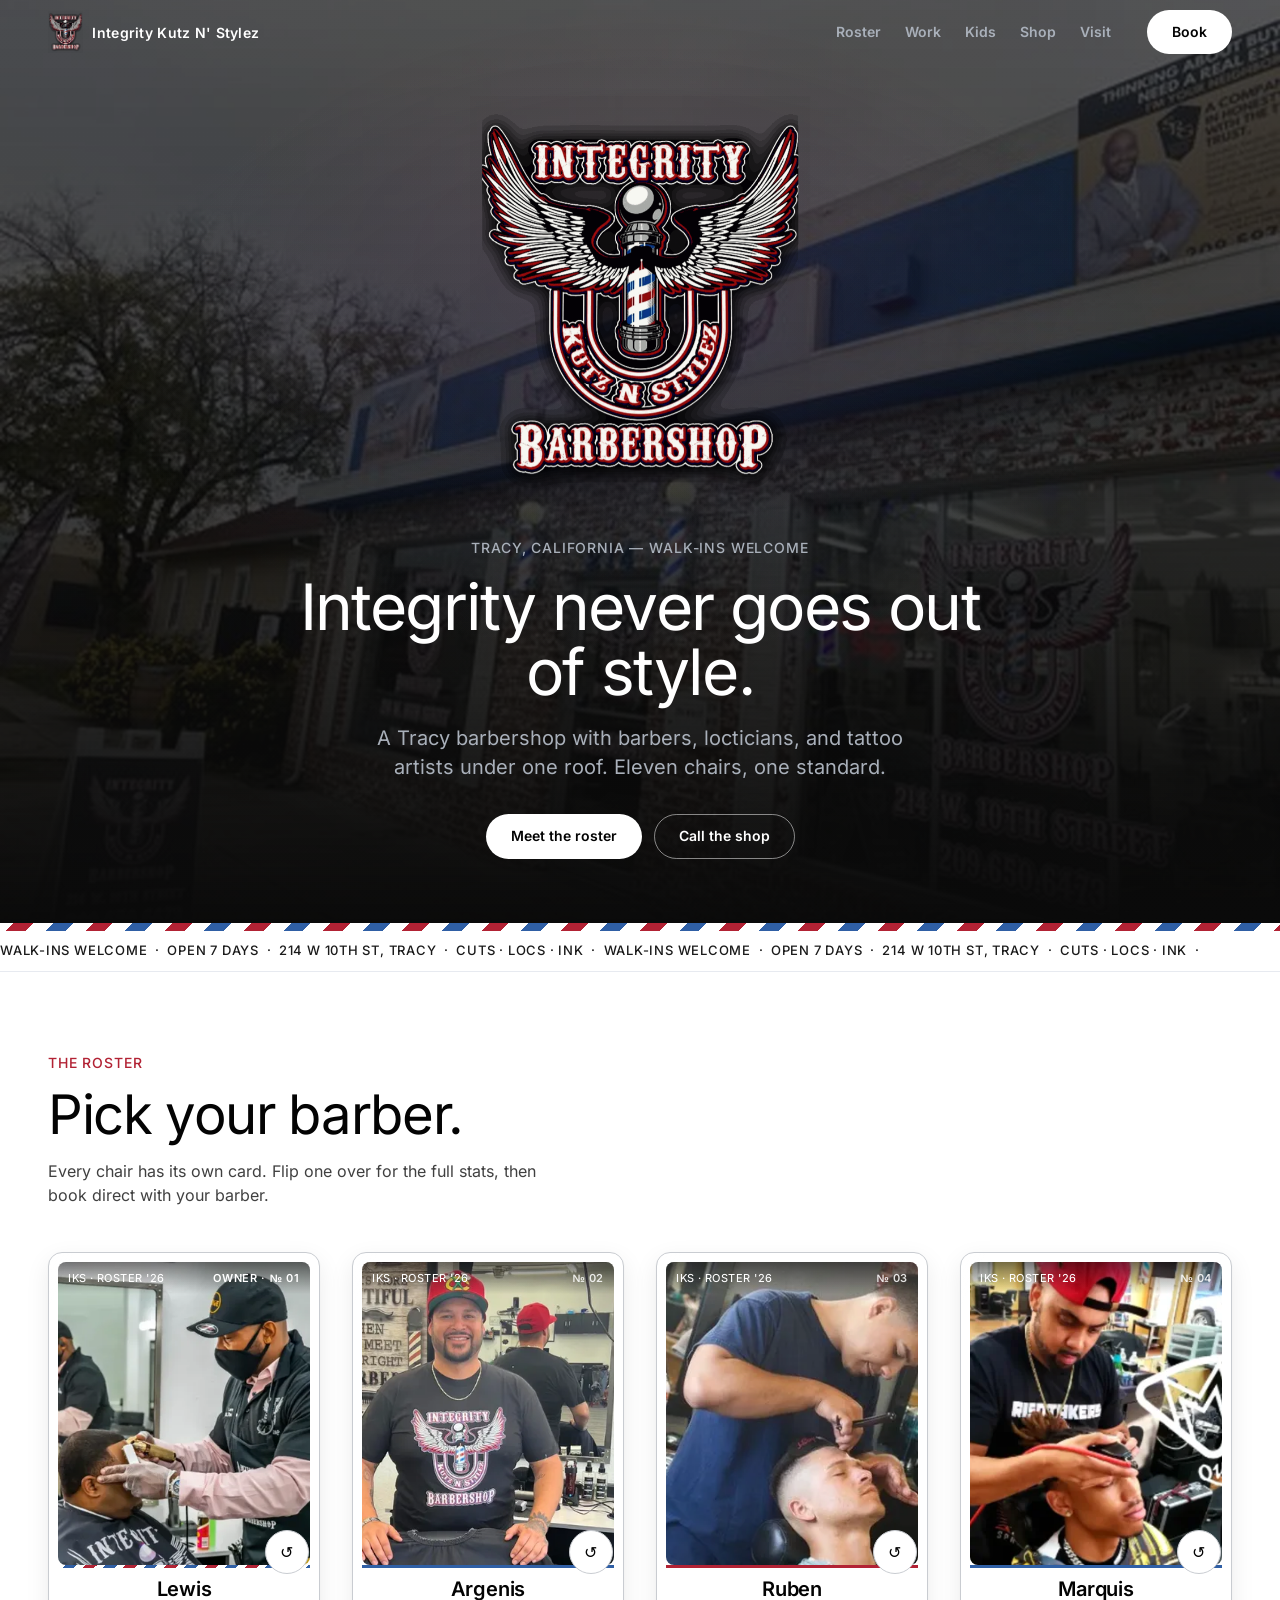
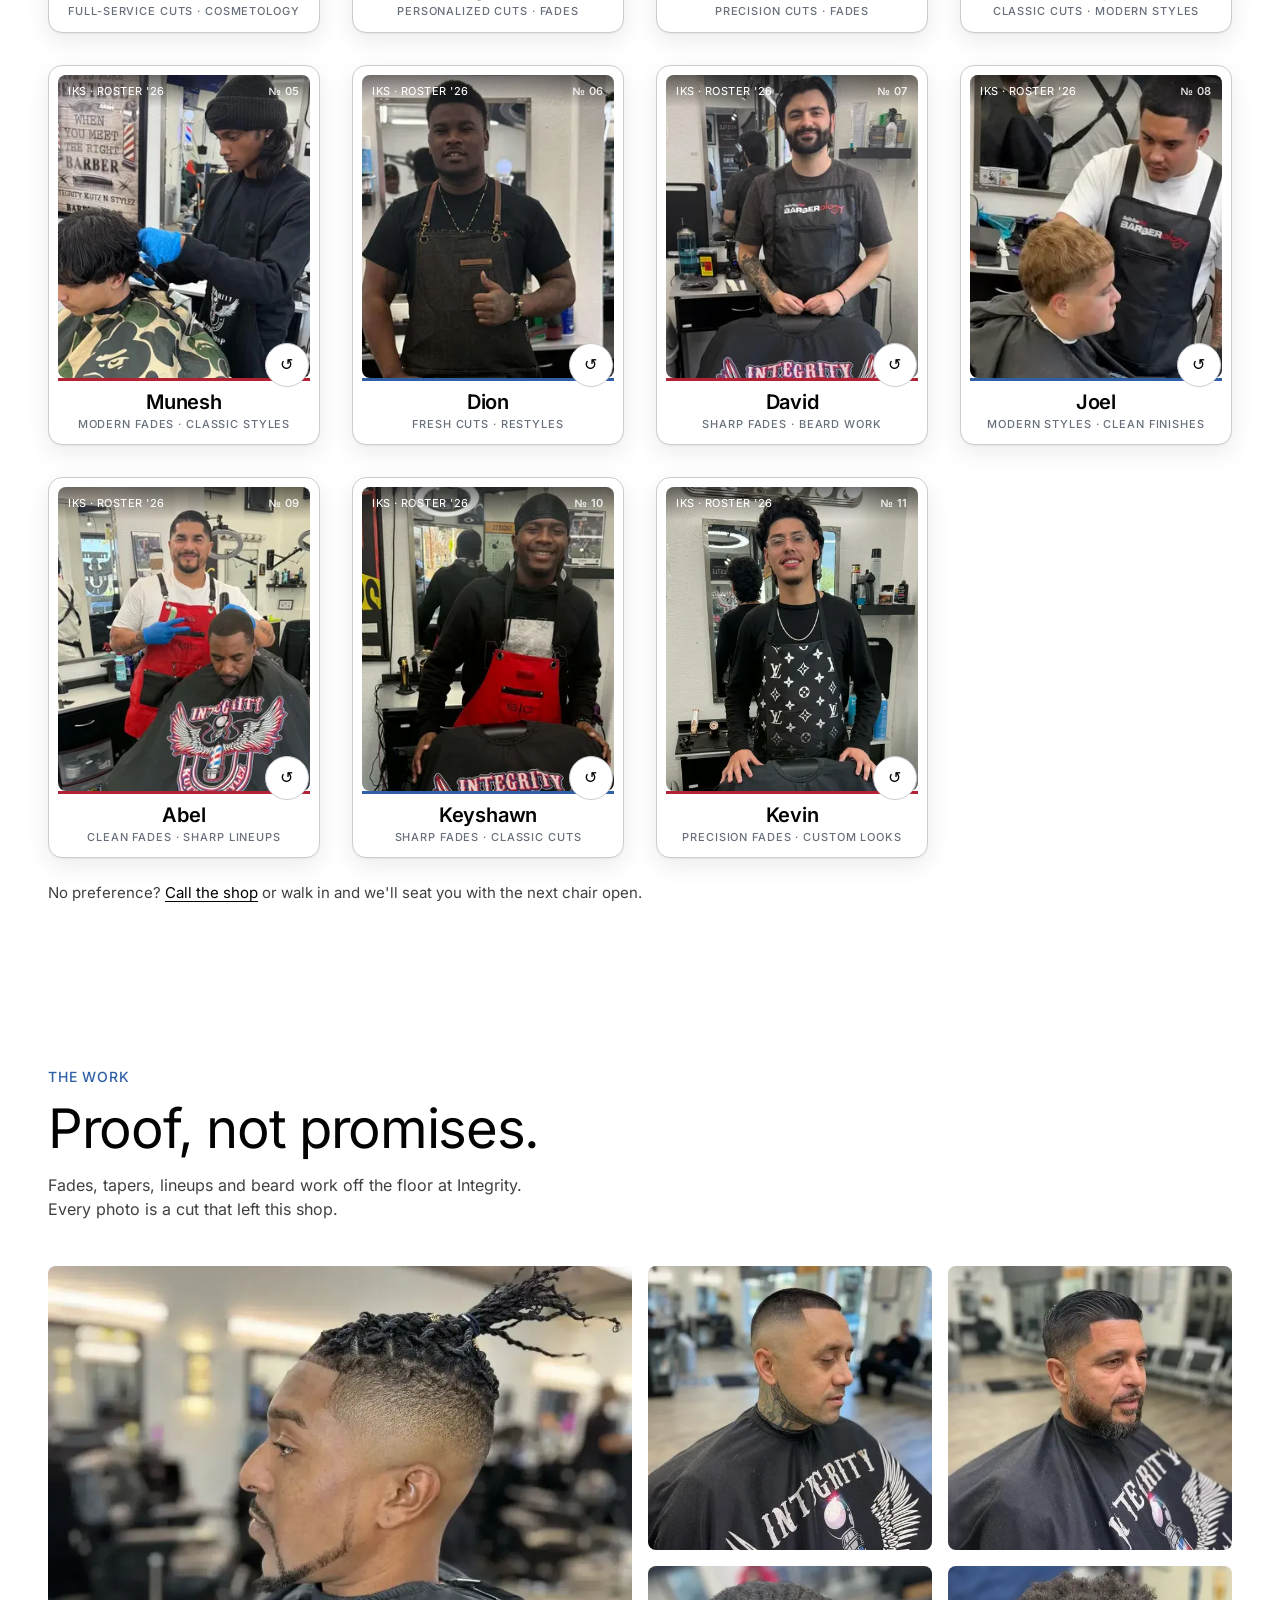
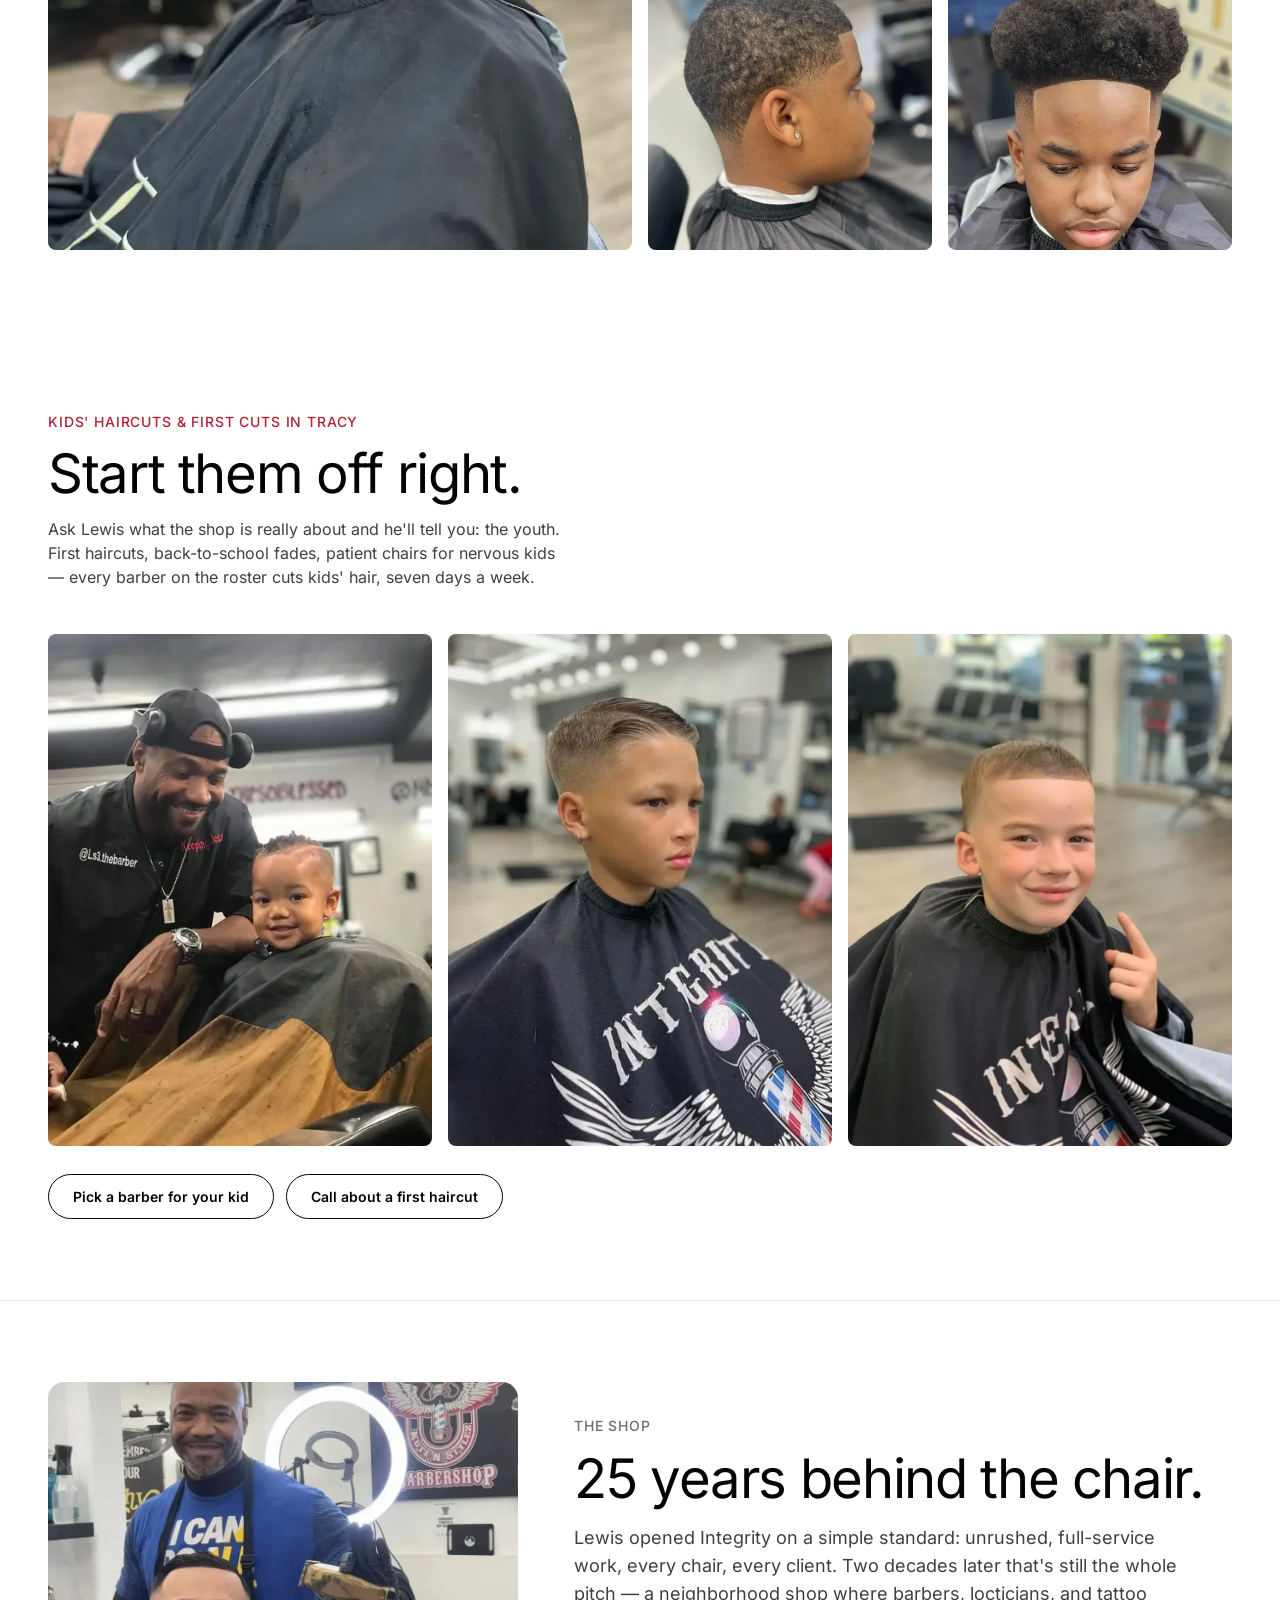
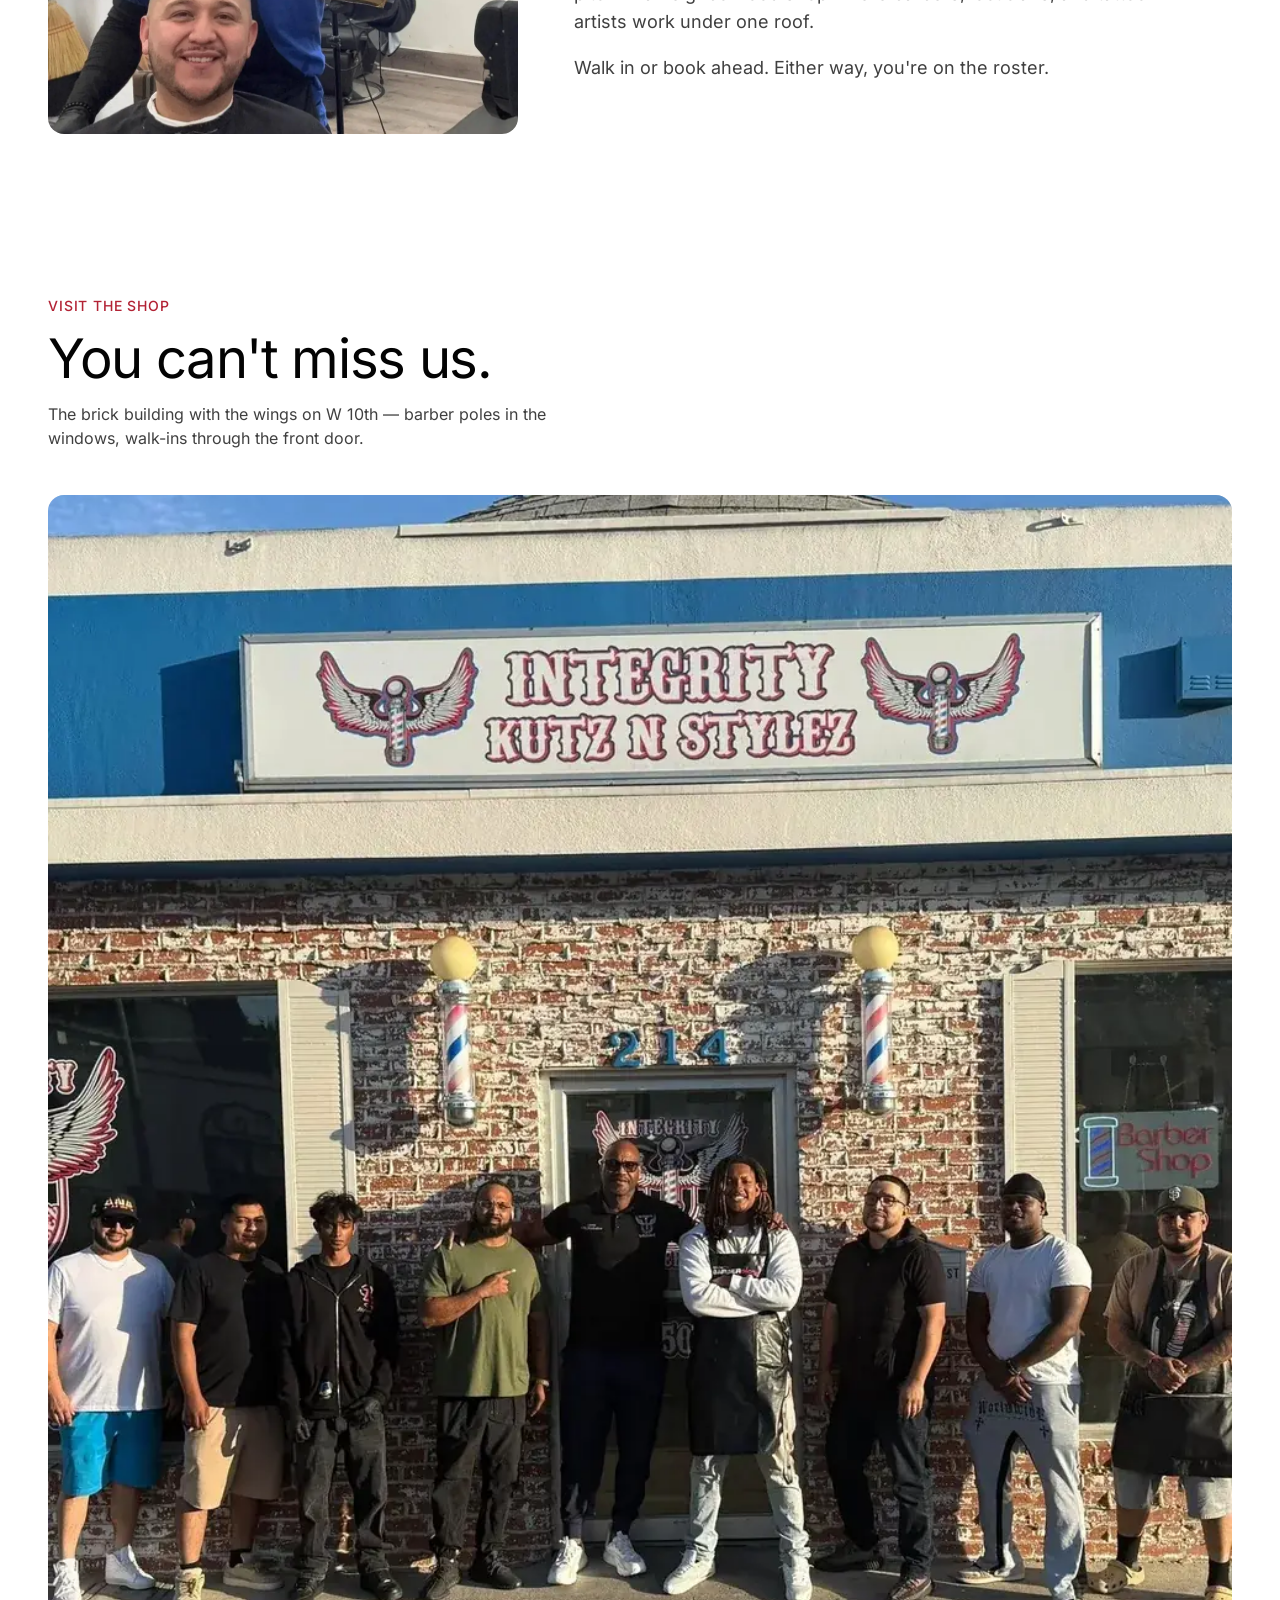
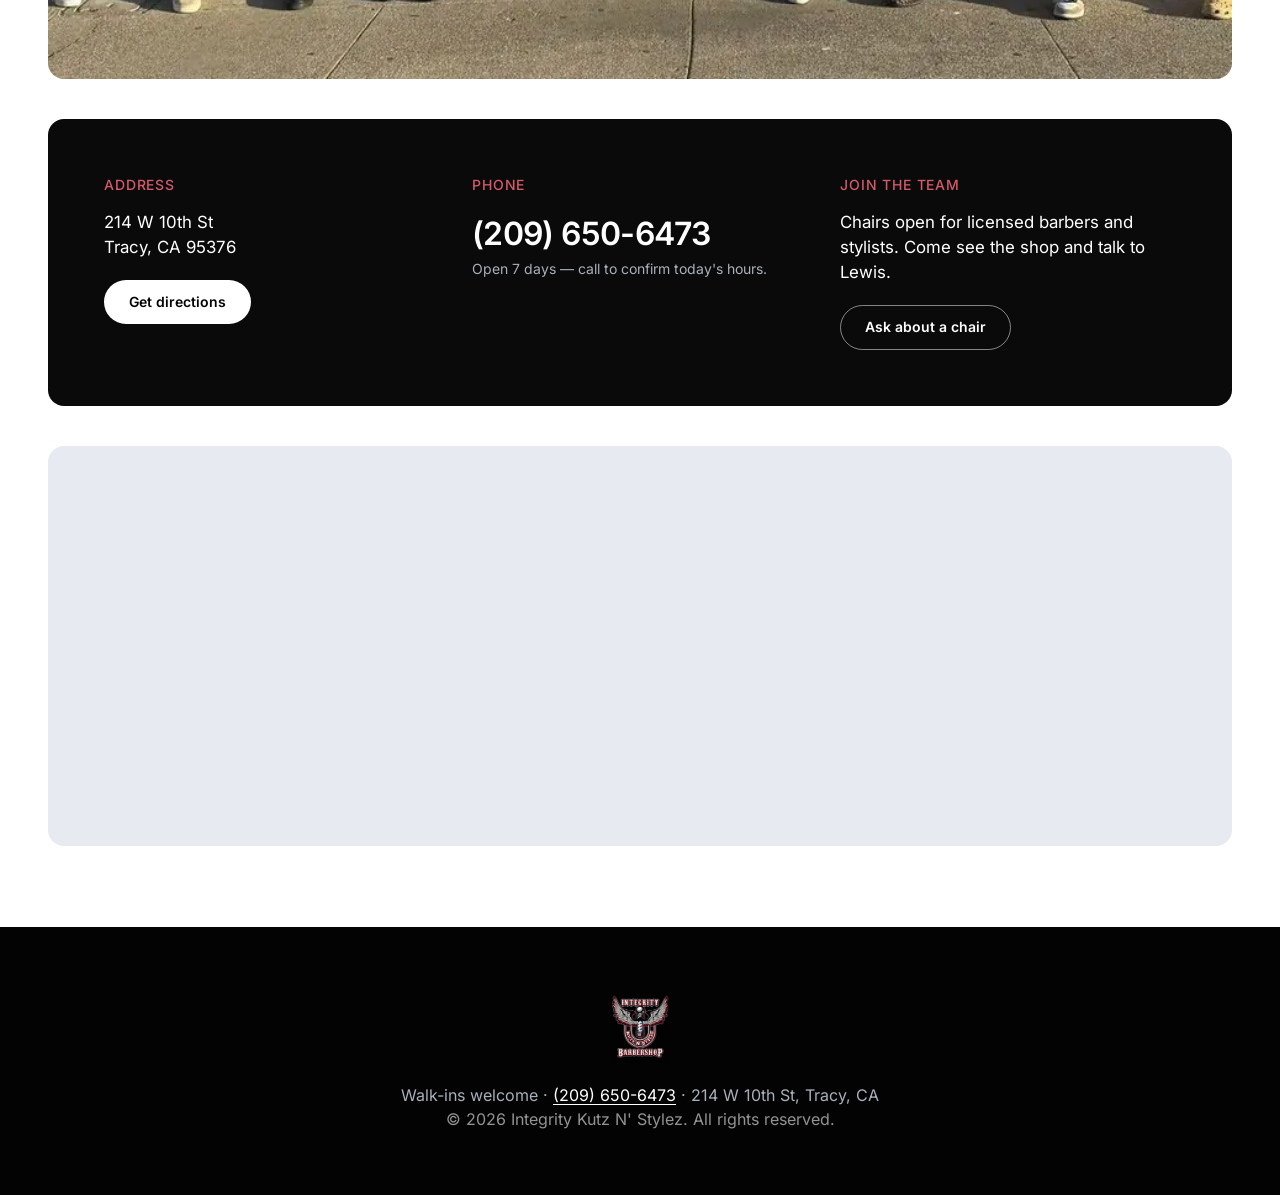
<file: site/index.html>
<!DOCTYPE html>
<html lang="en">
<head>
<meta charset="UTF-8">
<meta name="viewport" content="width=device-width, initial-scale=1">
<title>Integrity Kutz N' Stylez — Barbershop in Tracy, CA</title>
<meta name="description" content="Barbers, locticians, and tattoo artists under one roof in Tracy, California. Kids' cuts and first haircuts welcome. Walk-ins welcome, open 7 days. Pick your barber and book direct.">
<link rel="icon" href="assets/web/favicon-32.png" sizes="32x32">
<link rel="apple-touch-icon" href="assets/web/favicon-180.png">
<link rel="canonical" href="https://jabach811.github.io/integrity-kutz-block-editorial/">
<meta property="og:title" content="Integrity Kutz N' Stylez — Tracy, CA">
<meta property="og:description" content="Cuts, locs & ink under one roof. Pick your barber and book direct.">
<meta property="og:image" content="https://jabach811.github.io/integrity-kutz-block-editorial/assets/web/og-logo-1200x630.png">
<meta property="og:url" content="https://jabach811.github.io/integrity-kutz-block-editorial/">
<meta property="og:type" content="website">
<meta name="twitter:card" content="summary_large_image">
<meta name="twitter:title" content="Integrity Kutz N' Stylez — Tracy, CA">
<meta name="twitter:description" content="Cuts, locs & ink under one roof. Pick your barber and book direct.">
<meta name="twitter:image" content="https://jabach811.github.io/integrity-kutz-block-editorial/assets/web/og-logo-1200x630.png">
<link rel="preload" href="assets/fonts/inter-latin.woff2" as="font" type="font/woff2" crossorigin>
<link rel="stylesheet" href="css/site.css">
<script type="application/ld+json">
{
  "@context": "https://schema.org",
  "@type": "BarberShop",
  "name": "Integrity Kutz N' Stylez",
  "description": "Barbers, locticians, and tattoo artists under one roof in Tracy, California. Kids' cuts and first haircuts welcome.",
  "telephone": "+12096506473",
  "url": "https://jabach811.github.io/integrity-kutz-block-editorial/",
  "image": "https://jabach811.github.io/integrity-kutz-block-editorial/assets/web/og-logo-1200x630.png",
  "logo": "https://jabach811.github.io/integrity-kutz-block-editorial/assets/web/logo-600.png",
  "hasMap": "https://www.google.com/maps/dir/?api=1&destination=214+W+10th+St+Tracy+CA+95376",
  "sameAs": [
    "https://booksy.com/en-us/155132_ls3-thebarber-integrity-kutz-n-stylez_barber-shop_134740_tracy"
  ],
  "areaServed": [
    { "@type": "City", "name": "Tracy" },
    { "@type": "City", "name": "Mountain House" },
    { "@type": "City", "name": "Lathrop" }
  ],
  "address": {
    "@type": "PostalAddress",
    "streetAddress": "214 W 10th St",
    "addressLocality": "Tracy",
    "addressRegion": "CA",
    "postalCode": "95376",
    "addressCountry": "US"
  },
  "makesOffer": [
    { "@type": "Offer", "itemOffered": { "@type": "Service", "name": "Haircut" } },
    { "@type": "Offer", "itemOffered": { "@type": "Service", "name": "Kids' haircut" } },
    { "@type": "Offer", "itemOffered": { "@type": "Service", "name": "Fade" } },
    { "@type": "Offer", "itemOffered": { "@type": "Service", "name": "Beard trim" } },
    { "@type": "Offer", "itemOffered": { "@type": "Service", "name": "Locs" } },
    { "@type": "Offer", "itemOffered": { "@type": "Service", "name": "Tattoo" } }
  ]
}
</script>
</head>
<body>

<header class="site-header" id="top">
  <a class="brand" href="#top">
    <img src="assets/web/logo-300.png" alt="Integrity Kutz N' Stylez logo">
    <span>Integrity Kutz N' Stylez</span>
  </a>
  <nav class="site-nav" aria-label="Main">
    <a href="#roster">Roster</a>
    <a href="#work">Work</a>
    <a href="#kids">Kids</a>
    <a href="#shop">Shop</a>
    <a href="#visit">Visit</a>
  </nav>
  <a class="pill pill--on-dark" href="#roster">Book</a>
</header>

<main>

<section class="hero">
  <img class="hero-photo" src="assets/web/shop-angle-960.webp"
       srcset="assets/web/shop-angle-480.webp 480w, assets/web/shop-angle-960.webp 960w, assets/web/shop-angle-1440.webp 1440w"
       sizes="100vw" alt="" aria-hidden="true" fetchpriority="high">
  <div class="hero-veil" aria-hidden="true"></div>
  <img class="hero-logo" src="assets/web/logo-600.png" alt="" aria-hidden="true" fetchpriority="high">
  <p class="eyebrow">Tracy, California — Walk-ins welcome</p>
  <h1 class="hero-title">Integrity never goes out of style.</h1>
  <p class="hero-sub">A Tracy barbershop with barbers, locticians, and tattoo artists under one roof. Eleven chairs, one standard.</p>
  <div class="hero-ctas">
    <a class="pill pill--on-dark" href="#roster">Meet the roster</a>
    <a class="pill pill--ghost-dark" href="tel:+12096506473">Call the shop</a>
  </div>
</section>

<div class="pole-stripe" aria-hidden="true"></div>

<div class="ticker" aria-hidden="true">
  <div class="ticker-track">
    <span>Walk-ins welcome&nbsp;&nbsp;·&nbsp;&nbsp;Open 7 days&nbsp;&nbsp;·&nbsp;&nbsp;214 W 10th St, Tracy&nbsp;&nbsp;·&nbsp;&nbsp;Cuts · Locs · Ink&nbsp;&nbsp;·&nbsp;&nbsp;</span><span>Walk-ins welcome&nbsp;&nbsp;·&nbsp;&nbsp;Open 7 days&nbsp;&nbsp;·&nbsp;&nbsp;214 W 10th St, Tracy&nbsp;&nbsp;·&nbsp;&nbsp;Cuts · Locs · Ink&nbsp;&nbsp;·&nbsp;&nbsp;</span>
  </div>
</div>

<section class="roster" id="roster">
  <div class="container">
    <div class="section-head reveal">
      <p class="eyebrow eyebrow--red">The roster</p>
      <h2 class="display">Pick your barber.</h2>
      <p class="section-note">Every chair has its own card. Flip one over for the full stats, then book direct with your barber.</p>
    </div>
    <ul class="card-grid">
      <li class="tcard tcard--owner reveal">
        <div class="tcard-inner">
          <div class="tcard-face tcard-face--front">
            <div class="tcard-photo">
              <div class="tcard-topline"><span>IKS · Roster '26</span><span class="tcard-num">Owner · № 01</span></div>
              <img src="assets/web/lewis-portrait-480.webp" srcset="assets/web/lewis-portrait-480.webp 480w, assets/web/lewis-portrait-960.webp 960w" sizes="(min-width: 720px) 280px, 74vw" alt="Portrait of Lewis" loading="lazy">
            </div>
            <div class="tcard-plate">
              <h3>Lewis</h3>
              <p class="plate-spec">Full-service cuts &middot; Cosmetology</p>
            </div>
            <button class="tcard-flip" type="button" aria-expanded="false" aria-label="Show stats for Lewis">&#8634;</button>
            <span class="tcard-sheen" aria-hidden="true"></span>
          </div>
          <div class="tcard-face tcard-face--back">
            <div class="tcard-back-head">
              <img src="assets/web/logo-300.png" alt="">
              <span class="tcard-brandline">Official roster card</span>
              <span class="tcard-serial">01/11</span>
            </div>
            <div class="tcard-back-name">
              <h3>Lewis</h3>
              <span>Owner · № 01</span>
            </div>
            <dl class="tcard-stats">
              <div><dt>Specialties</dt><dd>Full-service cuts, Cosmetology, Consultation</dd></div>
              <div><dt>Instagram</dt><dd><a href="https://www.instagram.com/ls3_thebarber/">@ls3_thebarber</a></dd></div>
            </dl>
            <p class="tcard-bio">A licensed barber and cosmetologist with more than 25 years behind the chair and over 21 years as a shop owner. Lewis delivers unrushed, full-service work built on quality and integrity.</p>
            <a class="pill pill--primary" href="https://booksy.com/en-us/155132_ls3-thebarber-integrity-kutz-n-stylez_barber-shop_134740_tracy">Book with Lewis</a>
            <button class="tcard-flip" type="button" aria-label="Back to card front">Flip back</button>
          </div>
        </div>
      </li>
      <li class="tcard tcard--blue reveal">
        <div class="tcard-inner">
          <div class="tcard-face tcard-face--front">
            <div class="tcard-photo">
              <div class="tcard-topline"><span>IKS · Roster '26</span><span class="tcard-num">№ 02</span></div>
              <img src="assets/web/argenis-portrait-480.webp" srcset="assets/web/argenis-portrait-480.webp 480w, assets/web/argenis-portrait-960.webp 960w" sizes="(min-width: 720px) 280px, 74vw" alt="Portrait of Argenis" loading="lazy">
            </div>
            <div class="tcard-plate">
              <h3>Argenis</h3>
              <p class="plate-spec">Personalized cuts &middot; Fades</p>
            </div>
            <button class="tcard-flip" type="button" aria-expanded="false" aria-label="Show stats for Argenis">&#8634;</button>
            <span class="tcard-sheen" aria-hidden="true"></span>
          </div>
          <div class="tcard-face tcard-face--back">
            <div class="tcard-back-head">
              <img src="assets/web/logo-300.png" alt="">
              <span class="tcard-brandline">Official roster card</span>
              <span class="tcard-serial">02/11</span>
            </div>
            <div class="tcard-back-name">
              <h3>Argenis</h3>
              <span>№ 02</span>
            </div>
            <dl class="tcard-stats">
              <div><dt>Specialties</dt><dd>Personalized cuts, Fades, Grooming</dd></div>
              <div><dt>Instagram</dt><dd><a href="https://www.instagram.com/fadesbyonelove/">@fadesbyonelove</a></dd></div>
            </dl>
            <p class="tcard-bio">Argenis treats every client as an individual and tailors each service to the look, routine, and grooming goals in front of him.</p>
            <a class="pill pill--primary" href="tel:+16573734781">Call Argenis to book</a>
            <button class="tcard-flip" type="button" aria-label="Back to card front">Flip back</button>
          </div>
        </div>
      </li>
      <li class="tcard reveal">
        <div class="tcard-inner">
          <div class="tcard-face tcard-face--front">
            <div class="tcard-photo">
              <div class="tcard-topline"><span>IKS · Roster '26</span><span class="tcard-num">№ 03</span></div>
              <img src="assets/web/ruben-portrait-480.webp" srcset="assets/web/ruben-portrait-480.webp 480w, assets/web/ruben-portrait-960.webp 960w" sizes="(min-width: 720px) 280px, 74vw" alt="Portrait of Ruben" loading="lazy">
            </div>
            <div class="tcard-plate">
              <h3>Ruben</h3>
              <p class="plate-spec">Precision cuts &middot; Fades</p>
            </div>
            <button class="tcard-flip" type="button" aria-expanded="false" aria-label="Show stats for Ruben">&#8634;</button>
            <span class="tcard-sheen" aria-hidden="true"></span>
          </div>
          <div class="tcard-face tcard-face--back">
            <div class="tcard-back-head">
              <img src="assets/web/logo-300.png" alt="">
              <span class="tcard-brandline">Official roster card</span>
              <span class="tcard-serial">03/11</span>
            </div>
            <div class="tcard-back-name">
              <h3>Ruben</h3>
              <span>№ 03</span>
            </div>
            <dl class="tcard-stats">
              <div><dt>Specialties</dt><dd>Precision cuts, Fades, Grooming</dd></div>
              <div><dt>Instagram</dt><dd><a href="https://www.instagram.com/barber_truth/">@barber_truth</a></dd></div>
            </dl>
            <p class="tcard-bio">Ruben focuses on precise cuts, clean grooming, and a personalized service that leaves clients looking sharp and feeling confident.</p>
            <a class="pill pill--primary" href="https://booksy.com/en-us/1200417_barber-ruben_barber-shop_134740_tracy">Book with Ruben</a>
            <button class="tcard-flip" type="button" aria-label="Back to card front">Flip back</button>
          </div>
        </div>
      </li>
      <li class="tcard tcard--blue reveal">
        <div class="tcard-inner">
          <div class="tcard-face tcard-face--front">
            <div class="tcard-photo">
              <div class="tcard-topline"><span>IKS · Roster '26</span><span class="tcard-num">№ 04</span></div>
              <img src="assets/web/marquis-portrait-480.webp" srcset="assets/web/marquis-portrait-480.webp 480w, assets/web/marquis-portrait-960.webp 960w" sizes="(min-width: 720px) 280px, 74vw" alt="Portrait of Marquis" loading="lazy">
            </div>
            <div class="tcard-plate">
              <h3>Marquis</h3>
              <p class="plate-spec">Classic cuts &middot; Modern styles</p>
            </div>
            <button class="tcard-flip" type="button" aria-expanded="false" aria-label="Show stats for Marquis">&#8634;</button>
            <span class="tcard-sheen" aria-hidden="true"></span>
          </div>
          <div class="tcard-face tcard-face--back">
            <div class="tcard-back-head">
              <img src="assets/web/logo-300.png" alt="">
              <span class="tcard-brandline">Official roster card</span>
              <span class="tcard-serial">04/11</span>
            </div>
            <div class="tcard-back-name">
              <h3>Marquis</h3>
              <span>№ 04</span>
            </div>
            <dl class="tcard-stats">
              <div><dt>Specialties</dt><dd>Classic cuts, Modern styles, Fades</dd></div>
              <div><dt>Instagram</dt><dd><a href="https://www.instagram.com/m_m_quisdabeast/">@m_m_quisdabeast</a></dd></div>
            </dl>
            <p class="tcard-bio">Marquis combines experience with a friendly chair-side approach, covering classic cuts, modern styles, and tailored finishing work.</p>
            <a class="pill pill--primary" href="https://booksy.com/en-us/23151_barber-marquis_barber-shop_134740_tracy">Book with Marquis</a>
            <button class="tcard-flip" type="button" aria-label="Back to card front">Flip back</button>
          </div>
        </div>
      </li>
      <li class="tcard reveal">
        <div class="tcard-inner">
          <div class="tcard-face tcard-face--front">
            <div class="tcard-photo">
              <div class="tcard-topline"><span>IKS · Roster '26</span><span class="tcard-num">№ 05</span></div>
              <img src="assets/web/munesh-portrait-480.webp" srcset="assets/web/munesh-portrait-480.webp 480w, assets/web/munesh-portrait-960.webp 960w" sizes="(min-width: 720px) 280px, 74vw" alt="Portrait of Munesh" loading="lazy">
            </div>
            <div class="tcard-plate">
              <h3>Munesh</h3>
              <p class="plate-spec">Modern fades &middot; Classic styles</p>
            </div>
            <button class="tcard-flip" type="button" aria-expanded="false" aria-label="Show stats for Munesh">&#8634;</button>
            <span class="tcard-sheen" aria-hidden="true"></span>
          </div>
          <div class="tcard-face tcard-face--back">
            <div class="tcard-back-head">
              <img src="assets/web/logo-300.png" alt="">
              <span class="tcard-brandline">Official roster card</span>
              <span class="tcard-serial">05/11</span>
            </div>
            <div class="tcard-back-name">
              <h3>Munesh</h3>
              <span>№ 05</span>
            </div>
            <dl class="tcard-stats">
              <div><dt>Specialties</dt><dd>Modern fades, Classic styles, Detail work</dd></div>
              <div><dt>Instagram</dt><dd><a href="https://www.instagram.com/_.moonblendz._/">@_.moonblendz._</a></dd></div>
            </dl>
            <p class="tcard-bio">Munesh specializes in modern fades and classic styles with close attention to detail and a cut shaped around each client.</p>
            <a class="pill pill--primary" href="https://booksy.com/en-us/1391194_moonblendz_barber-shop_134740_tracy">Book with Munesh</a>
            <button class="tcard-flip" type="button" aria-label="Back to card front">Flip back</button>
          </div>
        </div>
      </li>
      <li class="tcard tcard--blue reveal">
        <div class="tcard-inner">
          <div class="tcard-face tcard-face--front">
            <div class="tcard-photo">
              <div class="tcard-topline"><span>IKS · Roster '26</span><span class="tcard-num">№ 06</span></div>
              <img src="assets/web/dion-portrait-480.webp" srcset="assets/web/dion-portrait-480.webp 480w, assets/web/dion-portrait-960.webp 960w" sizes="(min-width: 720px) 280px, 74vw" alt="Portrait of Dion" loading="lazy">
            </div>
            <div class="tcard-plate">
              <h3>Dion</h3>
              <p class="plate-spec">Fresh cuts &middot; Restyles</p>
            </div>
            <button class="tcard-flip" type="button" aria-expanded="false" aria-label="Show stats for Dion">&#8634;</button>
            <span class="tcard-sheen" aria-hidden="true"></span>
          </div>
          <div class="tcard-face tcard-face--back">
            <div class="tcard-back-head">
              <img src="assets/web/logo-300.png" alt="">
              <span class="tcard-brandline">Official roster card</span>
              <span class="tcard-serial">06/11</span>
            </div>
            <div class="tcard-back-name">
              <h3>Dion</h3>
              <span>№ 06</span>
            </div>
            <dl class="tcard-stats">
              <div><dt>Specialties</dt><dd>Fresh cuts, Restyles, Clean finishes</dd></div>
              <div><dt>Instagram</dt><dd><a href="https://www.instagram.com/98babii2lit_/">@98babii2lit_</a></dd></div>
            </dl>
            <p class="tcard-bio">Dion handles everything from a clean trim to a full restyle, with the goal of sending every client out confident.</p>
            <a class="pill pill--primary" href="https://booksy.com/en-us/dl/show-business/797920">Book with Dion</a>
            <button class="tcard-flip" type="button" aria-label="Back to card front">Flip back</button>
          </div>
        </div>
      </li>
      <li class="tcard reveal">
        <div class="tcard-inner">
          <div class="tcard-face tcard-face--front">
            <div class="tcard-photo">
              <div class="tcard-topline"><span>IKS · Roster '26</span><span class="tcard-num">№ 07</span></div>
              <img src="assets/web/david-portrait-480.webp" srcset="assets/web/david-portrait-480.webp 480w, assets/web/david-portrait-960.webp 960w" sizes="(min-width: 720px) 280px, 74vw" alt="Portrait of David" loading="lazy">
            </div>
            <div class="tcard-plate">
              <h3>David</h3>
              <p class="plate-spec">Sharp fades &middot; Beard work</p>
            </div>
            <button class="tcard-flip" type="button" aria-expanded="false" aria-label="Show stats for David">&#8634;</button>
            <span class="tcard-sheen" aria-hidden="true"></span>
          </div>
          <div class="tcard-face tcard-face--back">
            <div class="tcard-back-head">
              <img src="assets/web/logo-300.png" alt="">
              <span class="tcard-brandline">Official roster card</span>
              <span class="tcard-serial">07/11</span>
            </div>
            <div class="tcard-back-name">
              <h3>David</h3>
              <span>№ 07</span>
            </div>
            <dl class="tcard-stats">
              <div><dt>Specialties</dt><dd>Sharp fades, Beard work, Classic cuts</dd></div>
              <div><dt>Instagram</dt><dd><a href="https://www.instagram.com/_cutsbydave/">@_cutsbydave</a></dd></div>
            </dl>
            <p class="tcard-bio">David takes pride in clean haircuts, sharp fades, and well-groomed beard work delivered with skill, care, and respect.</p>
            <a class="pill pill--primary" href="https://booksy.com/en-us/1552854_cutsbydave_barber-shop_134740_tracy">Book with David</a>
            <button class="tcard-flip" type="button" aria-label="Back to card front">Flip back</button>
          </div>
        </div>
      </li>
      <li class="tcard tcard--blue reveal">
        <div class="tcard-inner">
          <div class="tcard-face tcard-face--front">
            <div class="tcard-photo">
              <div class="tcard-topline"><span>IKS · Roster '26</span><span class="tcard-num">№ 08</span></div>
              <img src="assets/web/joel-portrait-480.webp" srcset="assets/web/joel-portrait-480.webp 480w, assets/web/joel-portrait-960.webp 960w" sizes="(min-width: 720px) 280px, 74vw" alt="Portrait of Joel" loading="lazy">
            </div>
            <div class="tcard-plate">
              <h3>Joel</h3>
              <p class="plate-spec">Modern styles &middot; Clean finishes</p>
            </div>
            <button class="tcard-flip" type="button" aria-expanded="false" aria-label="Show stats for Joel">&#8634;</button>
            <span class="tcard-sheen" aria-hidden="true"></span>
          </div>
          <div class="tcard-face tcard-face--back">
            <div class="tcard-back-head">
              <img src="assets/web/logo-300.png" alt="">
              <span class="tcard-brandline">Official roster card</span>
              <span class="tcard-serial">08/11</span>
            </div>
            <div class="tcard-back-name">
              <h3>Joel</h3>
              <span>№ 08</span>
            </div>
            <dl class="tcard-stats">
              <div><dt>Specialties</dt><dd>All-around cuts, Modern styles, Clean finishes</dd></div>
            </dl>
            <p class="tcard-bio">Joel works across cuts and styles while keeping the visit welcoming, straightforward, and focused on a confident result.</p>
            <a class="pill pill--primary" href="https://booksy.com/en-us/815311_barber-joel_barber-shop_134740_tracy">Book with Joel</a>
            <button class="tcard-flip" type="button" aria-label="Back to card front">Flip back</button>
          </div>
        </div>
      </li>
      <li class="tcard reveal">
        <div class="tcard-inner">
          <div class="tcard-face tcard-face--front">
            <div class="tcard-photo">
              <div class="tcard-topline"><span>IKS · Roster '26</span><span class="tcard-num">№ 09</span></div>
              <img src="assets/web/abel-portrait-480.webp" srcset="assets/web/abel-portrait-480.webp 480w, assets/web/abel-portrait-960.webp 960w" sizes="(min-width: 720px) 280px, 74vw" alt="Portrait of Abel" loading="lazy">
            </div>
            <div class="tcard-plate">
              <h3>Abel</h3>
              <p class="plate-spec">Clean fades &middot; Sharp lineups</p>
            </div>
            <button class="tcard-flip" type="button" aria-expanded="false" aria-label="Show stats for Abel">&#8634;</button>
            <span class="tcard-sheen" aria-hidden="true"></span>
          </div>
          <div class="tcard-face tcard-face--back">
            <div class="tcard-back-head">
              <img src="assets/web/logo-300.png" alt="">
              <span class="tcard-brandline">Official roster card</span>
              <span class="tcard-serial">09/11</span>
            </div>
            <div class="tcard-back-name">
              <h3>Abel</h3>
              <span>№ 09</span>
            </div>
            <dl class="tcard-stats">
              <div><dt>Specialties</dt><dd>Clean fades, Sharp lineups, Consistent quality</dd></div>
            </dl>
            <p class="tcard-bio">Abel is focused on clean fades, sharp lineups, attention to detail, and consistent work for the Tracy community.</p>
            <a class="pill pill--primary" href="https://booksy.com/en-us/438950_abel-manzo_barber-shop_134740_tracy">Book with Abel</a>
            <button class="tcard-flip" type="button" aria-label="Back to card front">Flip back</button>
          </div>
        </div>
      </li>
      <li class="tcard tcard--blue reveal">
        <div class="tcard-inner">
          <div class="tcard-face tcard-face--front">
            <div class="tcard-photo">
              <div class="tcard-topline"><span>IKS · Roster '26</span><span class="tcard-num">№ 10</span></div>
              <img src="assets/web/keyshawn-portrait-480.webp" srcset="assets/web/keyshawn-portrait-480.webp 480w, assets/web/keyshawn-portrait-960.webp 960w" sizes="(min-width: 720px) 280px, 74vw" alt="Portrait of Keyshawn" loading="lazy">
            </div>
            <div class="tcard-plate">
              <h3>Keyshawn</h3>
              <p class="plate-spec">Sharp fades &middot; Classic cuts</p>
            </div>
            <button class="tcard-flip" type="button" aria-expanded="false" aria-label="Show stats for Keyshawn">&#8634;</button>
            <span class="tcard-sheen" aria-hidden="true"></span>
          </div>
          <div class="tcard-face tcard-face--back">
            <div class="tcard-back-head">
              <img src="assets/web/logo-300.png" alt="">
              <span class="tcard-brandline">Official roster card</span>
              <span class="tcard-serial">10/11</span>
            </div>
            <div class="tcard-back-name">
              <h3>Keyshawn</h3>
              <span>№ 10</span>
            </div>
            <dl class="tcard-stats">
              <div><dt>Specialties</dt><dd>Sharp fades, Classic cuts, Modern styles</dd></div>
              <div><dt>Instagram</dt><dd><a href="https://www.instagram.com/faded.byk/">@faded.byk</a></dd></div>
            </dl>
            <p class="tcard-bio">Keyshawn serves Tracy with sharp fades, classic cuts, and modern styles built around precision and a welcoming experience.</p>
            <a class="pill pill--primary" href="https://booksy.com/en-us/1422631_faded-byk_barber-shop_134740_tracy">Book with Keyshawn</a>
            <button class="tcard-flip" type="button" aria-label="Back to card front">Flip back</button>
          </div>
        </div>
      </li>
      <li class="tcard reveal">
        <div class="tcard-inner">
          <div class="tcard-face tcard-face--front">
            <div class="tcard-photo">
              <div class="tcard-topline"><span>IKS · Roster '26</span><span class="tcard-num">№ 11</span></div>
              <img src="assets/web/kevin-portrait-480.webp" srcset="assets/web/kevin-portrait-480.webp 480w, assets/web/kevin-portrait-960.webp 960w" sizes="(min-width: 720px) 280px, 74vw" alt="Portrait of Kevin" loading="lazy">
            </div>
            <div class="tcard-plate">
              <h3>Kevin</h3>
              <p class="plate-spec">Precision fades &middot; Custom looks</p>
            </div>
            <button class="tcard-flip" type="button" aria-expanded="false" aria-label="Show stats for Kevin">&#8634;</button>
            <span class="tcard-sheen" aria-hidden="true"></span>
          </div>
          <div class="tcard-face tcard-face--back">
            <div class="tcard-back-head">
              <img src="assets/web/logo-300.png" alt="">
              <span class="tcard-brandline">Official roster card</span>
              <span class="tcard-serial">11/11</span>
            </div>
            <div class="tcard-back-name">
              <h3>Kevin</h3>
              <span>№ 11</span>
            </div>
            <dl class="tcard-stats">
              <div><dt>Specialties</dt><dd>Precision fades, Custom looks, Detail work</dd></div>
            </dl>
            <p class="tcard-bio">Kevin delivers precision fades and sharp custom looks with detail-first work and an energetic approach.</p>
            <a class="pill pill--primary" href="https://booksy.com/en-us/1722345_kevblendzz209_barber-shop_134740_tracy">Book with Kevin</a>
            <button class="tcard-flip" type="button" aria-label="Back to card front">Flip back</button>
          </div>
        </div>
      </li>
    </ul>
    <p class="swipe-hint">Swipe to see the full roster →</p>
    <p class="roster-anyone">No preference? <a href="tel:+12096506473">Call the shop</a> or walk in and we'll seat you with the next chair open.</p>
  </div>
  <ol class="roster-fallback container">
    <li><a href="https://booksy.com/en-us/155132_ls3-thebarber-integrity-kutz-n-stylez_barber-shop_134740_tracy">Book with Lewis</a></li>
    <li><a href="tel:+16573734781">Call Argenis to book</a></li>
    <li><a href="https://booksy.com/en-us/1200417_barber-ruben_barber-shop_134740_tracy">Book with Ruben</a></li>
    <li><a href="https://booksy.com/en-us/23151_barber-marquis_barber-shop_134740_tracy">Book with Marquis</a></li>
    <li><a href="https://booksy.com/en-us/1391194_moonblendz_barber-shop_134740_tracy">Book with Munesh</a></li>
    <li><a href="https://booksy.com/en-us/dl/show-business/797920">Book with Dion</a></li>
    <li><a href="https://booksy.com/en-us/1552854_cutsbydave_barber-shop_134740_tracy">Book with David</a></li>
    <li><a href="https://booksy.com/en-us/815311_barber-joel_barber-shop_134740_tracy">Book with Joel</a></li>
    <li><a href="https://booksy.com/en-us/438950_abel-manzo_barber-shop_134740_tracy">Book with Abel</a></li>
    <li><a href="https://booksy.com/en-us/1422631_faded-byk_barber-shop_134740_tracy">Book with Keyshawn</a></li>
    <li><a href="https://booksy.com/en-us/1722345_kevblendzz209_barber-shop_134740_tracy">Book with Kevin</a></li>
  </ol>
</section>

<section class="work" id="work">
  <div class="container">
    <div class="section-head reveal">
      <p class="eyebrow eyebrow--blue">The work</p>
      <h2 class="display">Proof, not promises.</h2>
      <p class="section-note">Fades, tapers, lineups and beard work off the floor at Integrity. Every photo is a cut that left this shop.</p>
    </div>
    <div class="work-grid">
      <a class="work-tile tile-lg reveal" href="assets/web/adult-low-fade-1440.webp" data-lightbox>
        <img src="assets/web/adult-low-fade-960.webp" srcset="assets/web/adult-low-fade-480.webp 480w, assets/web/adult-low-fade-960.webp 960w" sizes="(min-width: 900px) 40vw, 92vw" alt="Clean low fade, back view" loading="lazy">
      </a>
      <a class="work-tile reveal" href="assets/web/adult-taper-1440.webp" data-lightbox>
        <img src="assets/web/adult-taper-480.webp" srcset="assets/web/adult-taper-480.webp 480w, assets/web/adult-taper-960.webp 960w" sizes="(min-width: 900px) 24vw, 45vw" alt="Sharp taper with lineup" loading="lazy">
      </a>
      <a class="work-tile reveal" href="assets/web/adult-razor-lineup-1440.webp" data-lightbox>
        <img src="assets/web/adult-razor-lineup-480.webp" srcset="assets/web/adult-razor-lineup-480.webp 480w, assets/web/adult-razor-lineup-960.webp 960w" sizes="(min-width: 900px) 24vw, 45vw" alt="Razor lineup detail" loading="lazy">
      </a>
      <a class="work-tile reveal" href="assets/web/adult-textured-top-1440.webp" data-lightbox>
        <img src="assets/web/adult-textured-top-480.webp" srcset="assets/web/adult-textured-top-480.webp 480w, assets/web/adult-textured-top-960.webp 960w" sizes="(min-width: 900px) 24vw, 45vw" alt="Textured top with mid fade" loading="lazy">
      </a>
      <a class="work-tile reveal" href="assets/web/integrity-cape-1440.webp" data-lightbox>
        <img src="assets/web/integrity-cape-480.webp" srcset="assets/web/integrity-cape-480.webp 480w, assets/web/integrity-cape-960.webp 960w" sizes="(min-width: 900px) 24vw, 45vw" alt="Client in the Integrity cape mid-cut" loading="lazy">
      </a>
    </div>
  </div>
</section>

<section class="kids" id="kids">
  <div class="container">
    <div class="section-head reveal">
      <p class="eyebrow eyebrow--red">Kids' haircuts &amp; first cuts in Tracy</p>
      <h2 class="display">Start them off right.</h2>
      <p class="section-note">Ask Lewis what the shop is really about and he'll tell you: the youth. First haircuts, back-to-school fades, patient chairs for nervous kids — every barber on the roster cuts kids' hair, seven days a week.</p>
    </div>
    <div class="kids-grid">
      <a class="work-tile reveal" href="assets/web/kids-side-profile-1440.webp" data-lightbox>
        <img src="assets/web/kids-side-profile-480.webp" srcset="assets/web/kids-side-profile-480.webp 480w, assets/web/kids-side-profile-960.webp 960w" sizes="(min-width: 900px) 30vw, 92vw" alt="Lewis smiling with a toddler in the chair for his first haircut" loading="lazy">
      </a>
      <a class="work-tile reveal" href="assets/web/kids-clean-fade-1440.webp" data-lightbox>
        <img src="assets/web/kids-clean-fade-480.webp" srcset="assets/web/kids-clean-fade-480.webp 480w, assets/web/kids-clean-fade-960.webp 960w" sizes="(min-width: 900px) 30vw, 92vw" alt="Kids clean fade with a combover part" loading="lazy">
      </a>
      <a class="work-tile reveal" href="assets/web/kids-lineup-1440.webp" data-lightbox>
        <img src="assets/web/kids-lineup-480.webp" srcset="assets/web/kids-lineup-480.webp 480w, assets/web/kids-lineup-960.webp 960w" sizes="(min-width: 900px) 30vw, 92vw" alt="Smiling kid pointing at his fresh lineup" loading="lazy">
      </a>
    </div>
    <div class="kids-cta reveal">
      <a class="pill pill--ghost" href="#roster">Pick a barber for your kid</a>
      <a class="pill pill--ghost" href="tel:+12096506473">Call about a first haircut</a>
    </div>
  </div>
</section>

<section class="shop reveal" id="shop">
  <div class="container shop-split">
    <div class="shop-media">
      <img src="assets/web/lewis-chair-action-960.webp" srcset="assets/web/lewis-chair-action-480.webp 480w, assets/web/lewis-chair-action-960.webp 960w" sizes="(min-width: 900px) 40vw, 92vw" alt="Lewis with a client in the chair at Integrity Kutz N' Stylez" loading="lazy">
    </div>
    <div class="shop-copy">
      <p class="eyebrow">The shop</p>
      <h2 class="display">25 years behind the chair.</h2>
      <p class="lead">Lewis opened Integrity on a simple standard: unrushed, full-service work, every chair, every client. Two decades later that's still the whole pitch — a neighborhood shop where barbers, locticians, and tattoo artists work under one roof.</p>
      <p class="lead">Walk in or book ahead. Either way, you're on the roster.</p>
    </div>
  </div>
</section>

<section class="visit" id="visit">
  <div class="container">
    <div class="section-head reveal">
      <p class="eyebrow eyebrow--red">Visit the shop</p>
      <h2 class="display">You can't miss us.</h2>
      <p class="section-note">The brick building with the wings on W 10th — barber poles in the windows, walk-ins through the front door.</p>
    </div>
    <div class="visit-media reveal">
      <img src="assets/web/team-outside-960.webp" srcset="assets/web/team-outside-480.webp 480w, assets/web/team-outside-960.webp 960w, assets/web/team-outside-1440.webp 1440w" sizes="(min-width: 900px) 60rem, 92vw" alt="The Integrity Kutz N' Stylez team standing together in front of the brick storefront on W 10th Street" loading="lazy">
    </div>
    <div class="visit-panel reveal">
      <div class="visit-block">
        <p class="eyebrow eyebrow--red">Address</p>
        <p class="visit-line">214 W 10th St<br>Tracy, CA 95376</p>
        <a class="pill pill--on-dark" href="https://www.google.com/maps/dir/?api=1&amp;destination=214+W+10th+St+Tracy+CA+95376">Get directions</a>
      </div>
      <div class="visit-block">
        <p class="eyebrow eyebrow--red">Phone</p>
        <p class="visit-line"><a class="visit-phone" href="tel:+12096506473">(209) 650-6473</a></p>
        <p class="visit-meta">Open 7 days — call to confirm today's hours.</p>
      </div>
      <div class="visit-block">
        <p class="eyebrow eyebrow--red">Join the team</p>
        <p class="visit-line">Chairs open for licensed barbers and stylists. Come see the shop and talk to Lewis.</p>
        <a class="pill pill--ghost-dark" href="tel:+12096506473">Ask about a chair</a>
      </div>
    </div>
    <div class="visit-map reveal">
      <iframe
        title="Map showing Integrity Kutz N' Stylez at 214 W 10th St, Tracy, CA"
        src="https://www.google.com/maps?q=214+W+10th+St,+Tracy,+CA+95376&amp;output=embed"
        loading="lazy" referrerpolicy="no-referrer-when-downgrade"></iframe>
    </div>
  </div>
</section>

</main>

<footer class="site-footer">
  <div class="container">
    <img class="footer-logo" src="assets/web/logo-300.png" alt="Integrity Kutz N' Stylez logo">
    <p>Walk-ins welcome · <a href="tel:+12096506473">(209) 650-6473</a> · 214 W 10th St, Tracy, CA</p>
    <p class="footer-fine">© 2026 Integrity Kutz N' Stylez. All rights reserved.</p>
  </div>
</footer>

<script src="js/main.js" defer></script>
<script src="js/lightbox.js" defer></script>
</body>
</html>
</file>
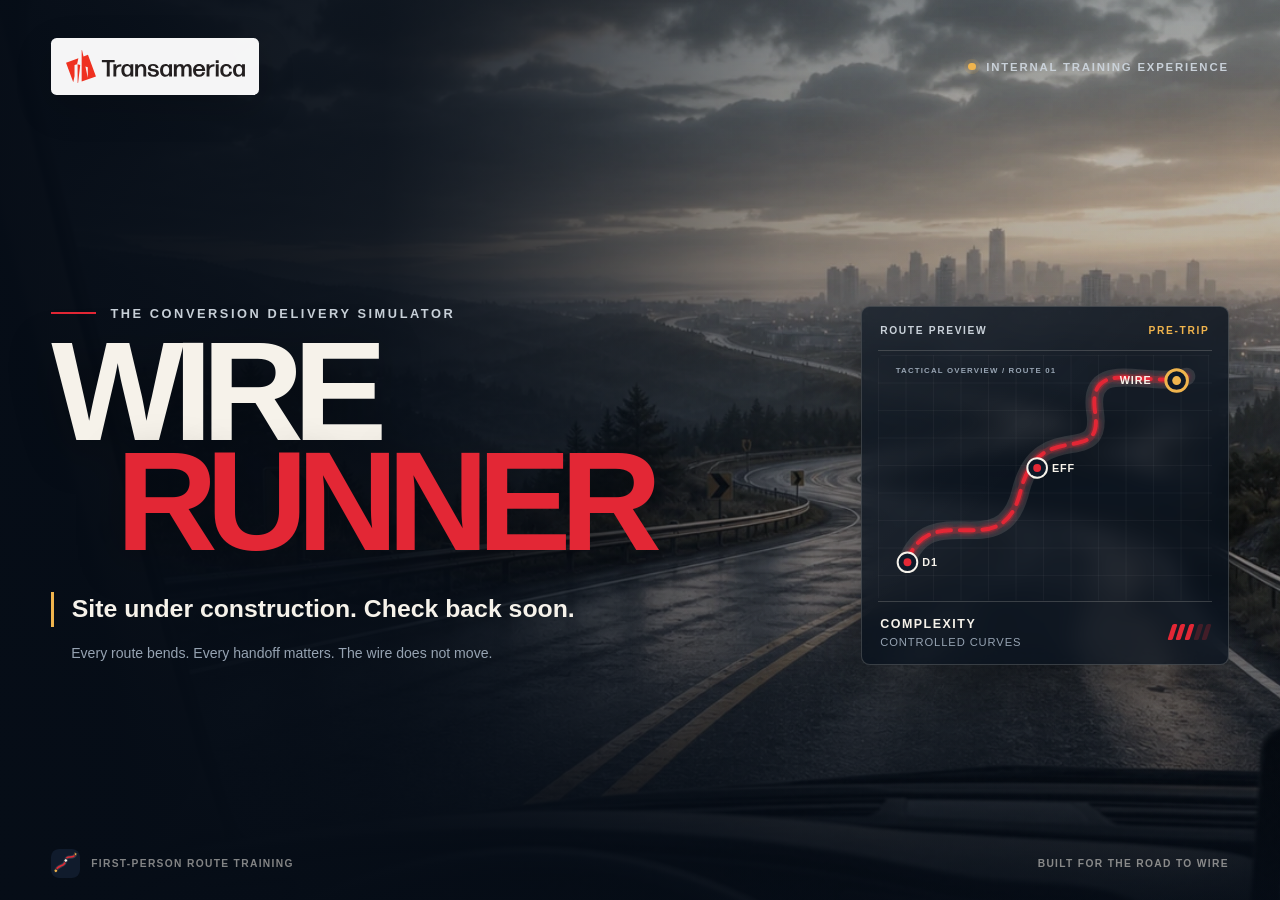
<file: wire-runner/index.html>
<!doctype html>
<html lang="en">
<head>
  <meta charset="utf-8">
  <meta name="viewport" content="width=device-width, initial-scale=1">
  <meta name="theme-color" content="#0b1422">
  <meta name="description" content="Wire Runner is a first-person conversion delivery simulator for Transamerica training.">
  <title>Wire Runner | The Conversion Delivery Simulator</title>
  <link rel="icon" href="assets/wire-runner-mark.svg" type="image/svg+xml">
  <style>
    :root {
      color-scheme: dark;
      --navy-950: #08111d;
      --navy-900: #0d1828;
      --navy-800: #15243a;
      --paper: #f6f2ea;
      --mist: #c9d1d9;
      --muted: #96a3b2;
      --red: #e32735;
      --red-deep: #b71f2b;
      --amber: #f0b44d;
      --line: rgba(246, 242, 234, .18);
      --glass: rgba(8, 17, 29, .78);
      --pointer-x: 50%;
      --pointer-y: 50%;
      font-family: "Aptos", "Segoe UI", Arial, sans-serif;
    }

    * { box-sizing: border-box; }

    html { min-width: 320px; background: var(--navy-950); }

    body {
      margin: 0;
      min-height: 100svh;
      overflow-x: hidden;
      color: var(--paper);
      background: var(--navy-950);
    }

    body::before {
      content: "";
      position: fixed;
      inset: -2.5rem;
      z-index: 0;
      background-image: url("assets/wire-runner-road.webp");
      background-size: cover;
      background-position: var(--pointer-x) var(--pointer-y);
      filter: saturate(.82) contrast(1.04);
      transform: scale(1.035);
      transition: background-position 900ms cubic-bezier(.2, .75, .2, 1);
    }

    body::after {
      content: "";
      position: fixed;
      inset: 0;
      z-index: 0;
      background:
        linear-gradient(90deg, rgba(6, 13, 23, .97) 0%, rgba(6, 13, 23, .88) 30%, rgba(6, 13, 23, .36) 61%, rgba(6, 13, 23, .2) 100%),
        linear-gradient(0deg, rgba(6, 13, 23, .78) 0%, transparent 38%),
        radial-gradient(circle at 82% 18%, transparent 0%, rgba(6, 13, 23, .22) 54%, rgba(6, 13, 23, .7) 100%);
    }

    .noise {
      position: fixed;
      inset: 0;
      z-index: 0;
      opacity: .09;
      pointer-events: none;
      background-image: url("data:image/svg+xml,%3Csvg viewBox='0 0 160 160' xmlns='http://www.w3.org/2000/svg'%3E%3Cfilter id='n'%3E%3CfeTurbulence type='fractalNoise' baseFrequency='.9' numOctaves='4' stitchTiles='stitch'/%3E%3C/filter%3E%3Crect width='100%25' height='100%25' filter='url(%23n)' opacity='.45'/%3E%3C/svg%3E");
    }

    .site-shell {
      position: relative;
      z-index: 1;
      min-height: 100svh;
      display: grid;
      grid-template-rows: auto 1fr auto;
      padding: clamp(1.25rem, 3vw, 2.8rem) clamp(1.25rem, 4vw, 4.6rem) 1.4rem;
    }

    .brand-row {
      display: flex;
      align-items: center;
      justify-content: space-between;
      gap: 1.5rem;
      opacity: 0;
      animation: arrive .7s .05s ease forwards;
    }

    .transamerica-lockup {
      display: inline-flex;
      align-items: center;
      padding: .72rem .9rem;
      border-radius: .35rem;
      background: rgba(255, 255, 255, .96);
      box-shadow: 0 12px 36px rgba(0, 0, 0, .18);
    }

    .transamerica-lockup img {
      display: block;
      width: clamp(10rem, 14vw, 13rem);
      height: auto;
    }

    .internal-label {
      display: inline-flex;
      align-items: center;
      gap: .65rem;
      color: var(--mist);
      font-size: .71rem;
      font-weight: 700;
      letter-spacing: .16em;
      text-transform: uppercase;
    }

    .internal-label::before {
      content: "";
      width: .48rem;
      height: .48rem;
      border-radius: 50%;
      background: var(--amber);
      box-shadow: 0 0 0 .25rem rgba(240, 180, 77, .13);
    }

    .scene {
      align-self: center;
      display: grid;
      grid-template-columns: minmax(0, 1fr) minmax(17rem, 23rem);
      gap: clamp(2rem, 7vw, 7rem);
      align-items: end;
      padding-block: clamp(3.5rem, 10vh, 8rem) clamp(2.5rem, 7vh, 5rem);
    }

    .hero-copy {
      min-width: 0;
      max-width: 51rem;
      opacity: 0;
      transform: translateY(1rem);
      animation: arrive .85s .2s ease forwards;
    }

    .eyebrow {
      display: flex;
      align-items: center;
      gap: .9rem;
      margin: 0 0 1rem;
      color: var(--mist);
      font-size: clamp(.69rem, 1vw, .8rem);
      font-weight: 750;
      letter-spacing: .2em;
      text-transform: uppercase;
    }

    .eyebrow::before {
      content: "";
      width: 2.8rem;
      height: 2px;
      background: var(--red);
    }

    h1 {
      margin: 0;
      max-width: 8ch;
      font-family: "Arial Narrow", "Aptos Narrow", "Roboto Condensed", sans-serif;
      font-size: clamp(4.4rem, 11vw, 9.6rem);
      font-weight: 900;
      line-height: .78;
      letter-spacing: -.075em;
      text-transform: uppercase;
      text-wrap: balance;
      text-shadow: 0 10px 45px rgba(0, 0, 0, .38);
    }

    h1 em {
      display: block;
      margin-left: .46em;
      color: var(--red);
      font-style: normal;
      letter-spacing: -.08em;
    }

    .construction {
      max-width: 33rem;
      margin: clamp(2rem, 4vh, 3rem) 0 0;
      padding-left: 1.1rem;
      border-left: 3px solid var(--amber);
      font-size: clamp(1.15rem, 2vw, 1.55rem);
      font-weight: 550;
      line-height: 1.4;
      text-wrap: balance;
    }

    .promise {
      max-width: 35rem;
      margin: 1rem 0 0 1.25rem;
      color: var(--muted);
      font-size: clamp(.86rem, 1.1vw, .98rem);
      line-height: 1.55;
    }

    .route-card {
      position: relative;
      min-width: 0;
      max-width: 100%;
      overflow: hidden;
      padding: 1rem 1rem .85rem;
      border: 1px solid var(--line);
      border-radius: .55rem;
      background: var(--glass);
      box-shadow: 0 22px 55px rgba(0, 0, 0, .3);
      backdrop-filter: blur(10px);
      opacity: 0;
      transform: translateY(1rem);
      animation: arrive .85s .42s ease forwards;
    }

    .route-card::before {
      content: "";
      position: absolute;
      inset: 0;
      pointer-events: none;
      background: linear-gradient(135deg, rgba(255,255,255,.05), transparent 45%);
    }

    .route-head {
      position: relative;
      display: flex;
      align-items: center;
      justify-content: space-between;
      padding: .15rem .15rem .85rem;
      border-bottom: 1px solid var(--line);
    }

    .route-kicker,
    .route-state {
      margin: 0;
      font-size: .64rem;
      font-weight: 800;
      letter-spacing: .16em;
      text-transform: uppercase;
    }

    .route-kicker { color: var(--mist); }
    .route-state { color: var(--amber); }

    .route-map {
      display: block;
      width: 100%;
      height: auto;
      margin-top: .25rem;
    }

    .map-grid { stroke: rgba(255, 255, 255, .065); stroke-width: 1; }
    .map-road { fill: none; stroke: rgba(246, 242, 234, .12); stroke-width: 18; stroke-linecap: round; }
    .route-base { fill: none; stroke: rgba(227, 39, 53, .23); stroke-width: 7; stroke-linecap: round; }
    .route-progress {
      fill: none;
      stroke: var(--red);
      stroke-width: 4;
      stroke-linecap: round;
      stroke-dasharray: 14 9;
      animation: drive 2.8s linear infinite;
    }
    .node-ring { fill: var(--navy-900); stroke: var(--paper); stroke-width: 2; }
    .node-ring.wire { stroke: var(--amber); stroke-width: 3; }
    .node-core { fill: var(--red); }
    .node-core.wire { fill: var(--amber); }
    .node-label { fill: var(--paper); font: 800 11px "Segoe UI", sans-serif; letter-spacing: .09em; }
    .map-note { fill: var(--muted); font: 700 8px "Segoe UI", sans-serif; letter-spacing: .15em; }

    .route-meta {
      display: grid;
      grid-template-columns: 1fr auto;
      gap: .75rem;
      align-items: center;
      padding: .75rem .15rem .05rem;
      border-top: 1px solid var(--line);
    }

    .route-meta strong {
      font-family: "Arial Narrow", "Aptos Narrow", sans-serif;
      font-size: .78rem;
      letter-spacing: .12em;
      text-transform: uppercase;
    }

    .route-meta span {
      color: var(--muted);
      font-size: .7rem;
      letter-spacing: .08em;
      text-transform: uppercase;
    }

    .bends {
      display: flex;
      align-items: center;
      gap: .22rem;
    }

    .bends i {
      display: block;
      width: .32rem;
      height: 1rem;
      border-radius: .1rem;
      background: var(--red);
      transform: skewX(-18deg);
    }

    .bends i:nth-child(4), .bends i:nth-child(5) { background: rgba(227, 39, 53, .22); }

    .footer {
      display: flex;
      align-items: center;
      justify-content: space-between;
      gap: 1rem;
      color: rgba(246, 242, 234, .52);
      font-size: .64rem;
      font-weight: 700;
      letter-spacing: .13em;
      text-transform: uppercase;
      opacity: 0;
      animation: arrive .7s .65s ease forwards;
    }

    .footer p { margin: 0; }

    .route-mark {
      display: inline-flex;
      align-items: center;
      gap: .7rem;
    }

    .route-mark img { width: 1.8rem; height: 1.8rem; border-radius: .5rem; }

    @keyframes drive { to { stroke-dashoffset: -46; } }

    @keyframes arrive {
      to { opacity: 1; transform: translateY(0); }
    }

    @media (max-width: 800px) {
      body::before { background-position: 63% center; }
      body::after {
        background:
          linear-gradient(180deg, rgba(6, 13, 23, .78) 0%, rgba(6, 13, 23, .42) 35%, rgba(6, 13, 23, .96) 69%, #06101d 100%);
      }

      .site-shell { padding: 1rem 1rem .9rem; }
      .brand-row { align-items: flex-start; }
      .transamerica-lockup { padding: .58rem .68rem; }
      .transamerica-lockup img { width: 8.7rem; }
      .internal-label { max-width: 8rem; justify-content: flex-end; text-align: right; font-size: .58rem; line-height: 1.35; }

      .scene {
        grid-template-columns: minmax(0, 1fr);
        gap: 2rem;
        align-items: start;
        padding-block: clamp(4rem, 18vh, 9.5rem) 2.4rem;
      }

      h1 { font-size: clamp(4.2rem, 24vw, 7rem); }
      .construction { max-width: 23rem; margin-top: 1.65rem; }
      .promise { max-width: 22rem; }
      .route-card { width: min(100%, 25rem); justify-self: end; }
      .footer { align-items: flex-end; }
      .footer > p { max-width: 10rem; text-align: right; line-height: 1.4; }
    }

    @media (max-width: 430px) {
      .scene { padding-top: 5.6rem; }
      .eyebrow { letter-spacing: .13em; }
      h1 { font-size: clamp(4rem, 20vw, 5.2rem); }
      h1 em { margin-left: .2em; }
      .route-card { padding: .8rem .8rem .7rem; }
      .footer { font-size: .55rem; }
    }

    @media (prefers-reduced-motion: reduce) {
      *, *::before, *::after {
        scroll-behavior: auto !important;
        animation-duration: .01ms !important;
        animation-iteration-count: 1 !important;
        transition-duration: .01ms !important;
      }

      body::before { background-position: center !important; }
      .route-progress { stroke-dashoffset: 0; }
    }
  </style>
</head>
<body>
  <div class="noise" aria-hidden="true"></div>

  <div class="site-shell">
    <header class="brand-row">
      <div class="transamerica-lockup">
        <img src="assets/transamerica-logo.svg" alt="Transamerica">
      </div>
      <span class="internal-label">Internal training experience</span>
    </header>

    <main class="scene">
      <section class="hero-copy" aria-labelledby="wire-runner-title">
        <p class="eyebrow">The Conversion Delivery Simulator</p>
        <h1 id="wire-runner-title">Wire <em>Runner</em></h1>
        <p class="construction">Site under construction. Check back soon.</p>
        <p class="promise">Every route bends. Every handoff matters. The wire does not move.</p>
      </section>

      <aside class="route-card" aria-labelledby="route-preview-title">
        <div class="route-head">
          <p class="route-kicker" id="route-preview-title">Route preview</p>
          <p class="route-state">Pre-trip</p>
        </div>

        <svg class="route-map" viewBox="0 0 340 250" role="img" aria-label="Route from D1 through EFF to WIRE">
          <defs>
            <pattern id="grid" width="28" height="28" patternUnits="userSpaceOnUse">
              <path class="map-grid" d="M28 0H0V28" fill="none"/>
            </pattern>
            <filter id="route-glow" x="-30%" y="-30%" width="160%" height="160%">
              <feGaussianBlur stdDeviation="3" result="blur"/>
              <feMerge><feMergeNode in="blur"/><feMergeNode in="SourceGraphic"/></feMerge>
            </filter>
          </defs>
          <rect width="340" height="250" rx="5" fill="url(#grid)"/>
          <path class="map-road" d="M29 211C55 142 126 217 145 139S230 117 221 58 278 35 314 22"/>
          <path class="route-base" d="M29 211C55 142 126 217 145 139S230 117 221 58 278 35 314 22"/>
          <path class="route-progress" filter="url(#route-glow)" d="M29 211C55 142 126 217 145 139S230 117 221 58 278 35 314 22"/>

          <g transform="translate(30 211)">
            <circle class="node-ring" r="10"/>
            <circle class="node-core" r="4"/>
            <text class="node-label" x="15" y="4">D1</text>
          </g>
          <g transform="translate(162 115)">
            <circle class="node-ring" r="10"/>
            <circle class="node-core" r="4"/>
            <text class="node-label" x="15" y="4">EFF</text>
          </g>
          <g transform="translate(304 26)">
            <circle class="node-ring wire" r="11"/>
            <circle class="node-core wire" r="4.5"/>
            <text class="node-label" x="-58" y="4">WIRE</text>
          </g>
          <text class="map-note" x="18" y="18">TACTICAL OVERVIEW / ROUTE 01</text>
        </svg>

        <div class="route-meta">
          <div>
            <strong>Complexity</strong><br>
            <span>Controlled curves</span>
          </div>
          <div class="bends" aria-label="Three of five complexity indicators active">
            <i></i><i></i><i></i><i></i><i></i>
          </div>
        </div>
      </aside>
    </main>

    <footer class="footer">
      <div class="route-mark">
        <img src="assets/wire-runner-mark.svg" alt="">
        <span>First-person route training</span>
      </div>
      <p>Built for the road to wire</p>
    </footer>
  </div>

  <script>
    (() => {
      const finePointer = matchMedia('(pointer: fine)').matches;
      const reducedMotion = matchMedia('(prefers-reduced-motion: reduce)').matches;
      if (!finePointer || reducedMotion) return;

      addEventListener('pointermove', (event) => {
        const x = 48 + (event.clientX / innerWidth - 0.5) * 3;
        const y = 50 + (event.clientY / innerHeight - 0.5) * 2;
        document.documentElement.style.setProperty('--pointer-x', `${x}%`);
        document.documentElement.style.setProperty('--pointer-y', `${y}%`);
      }, { passive: true });
    })();
  </script>
</body>
</html>
</file>
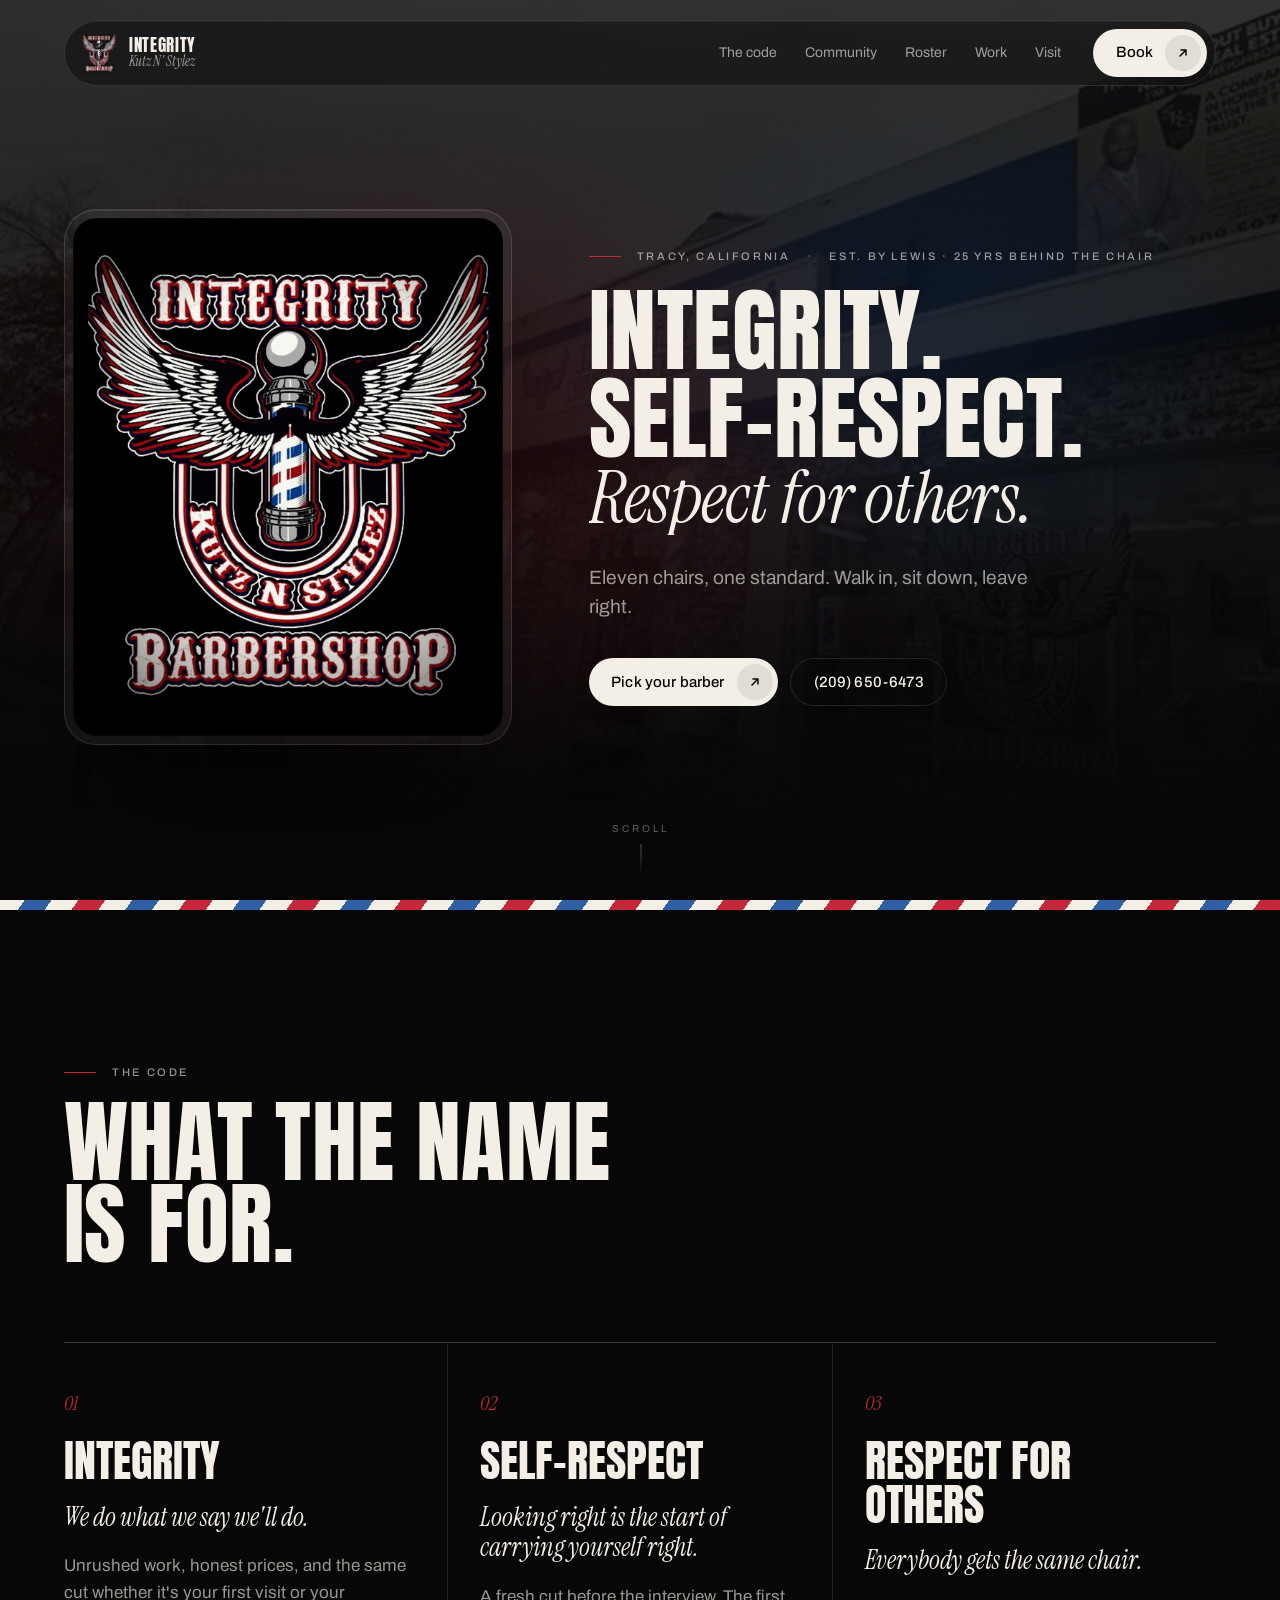
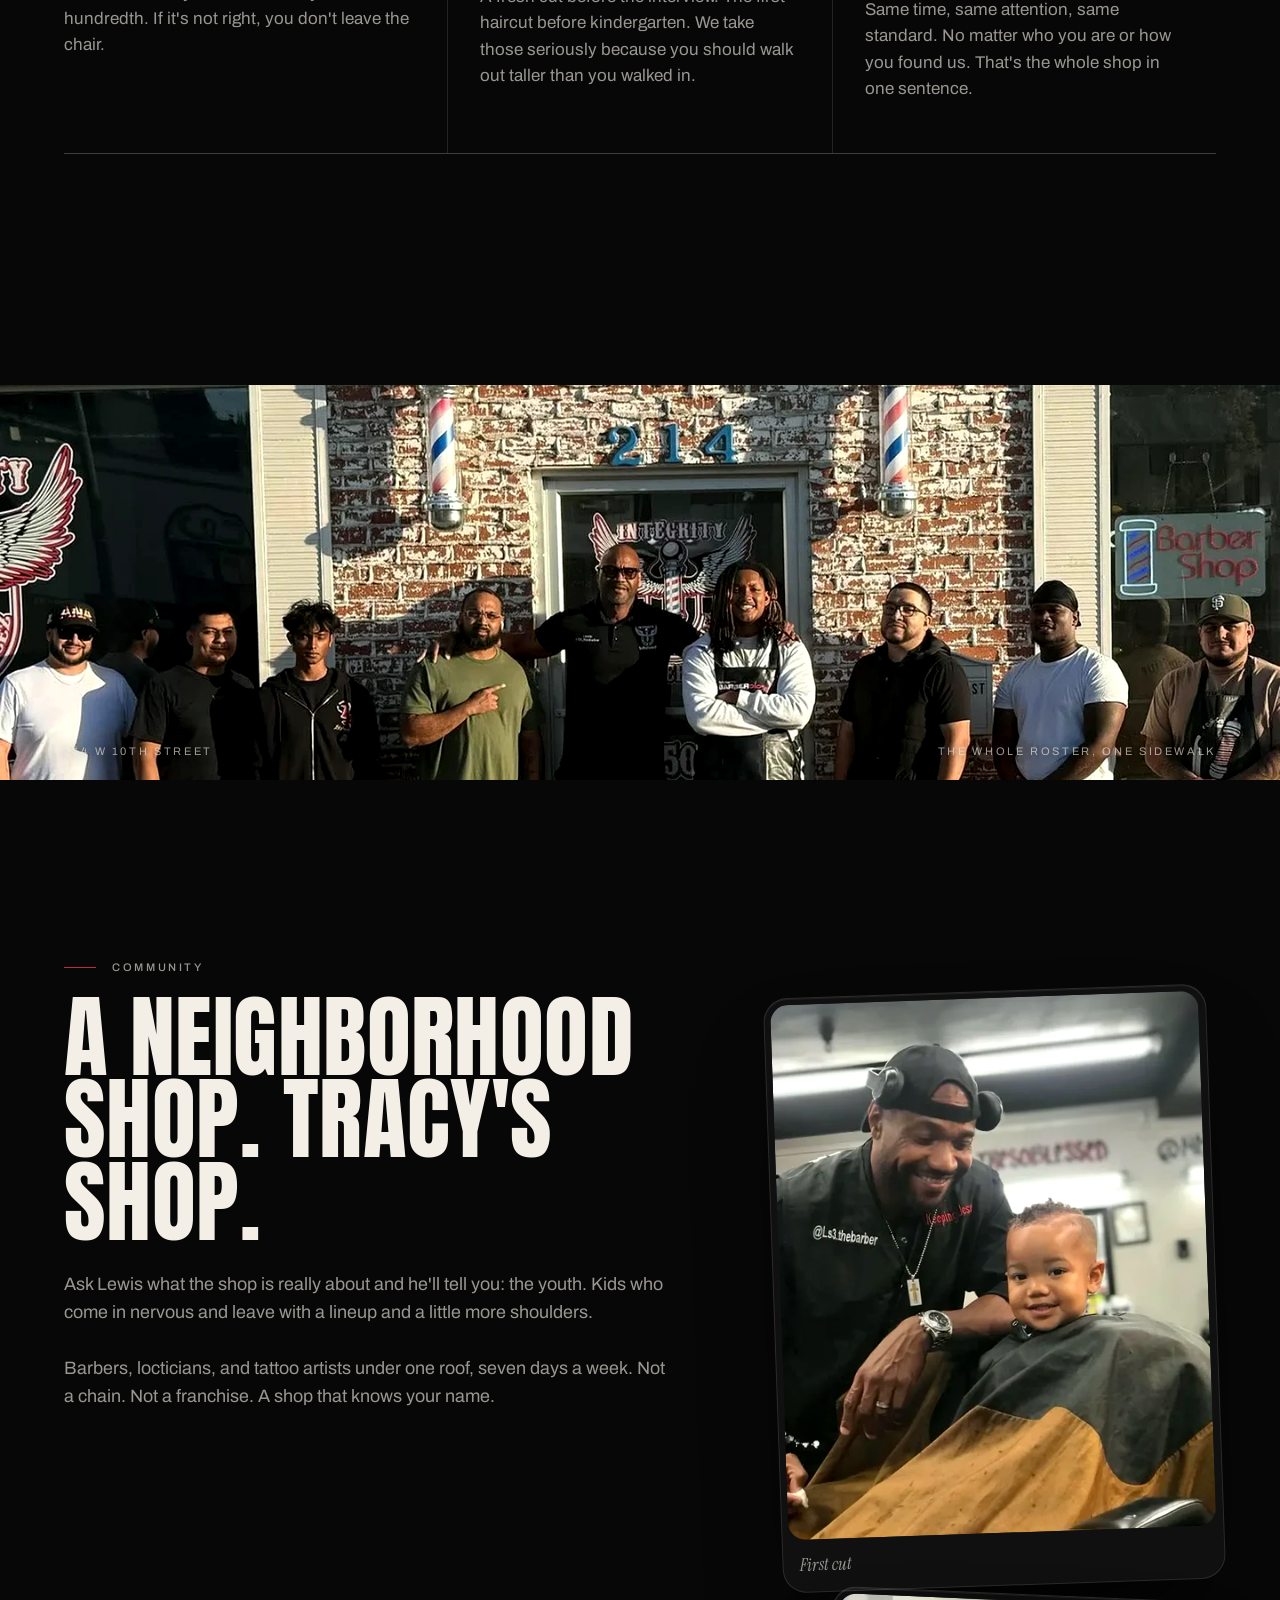
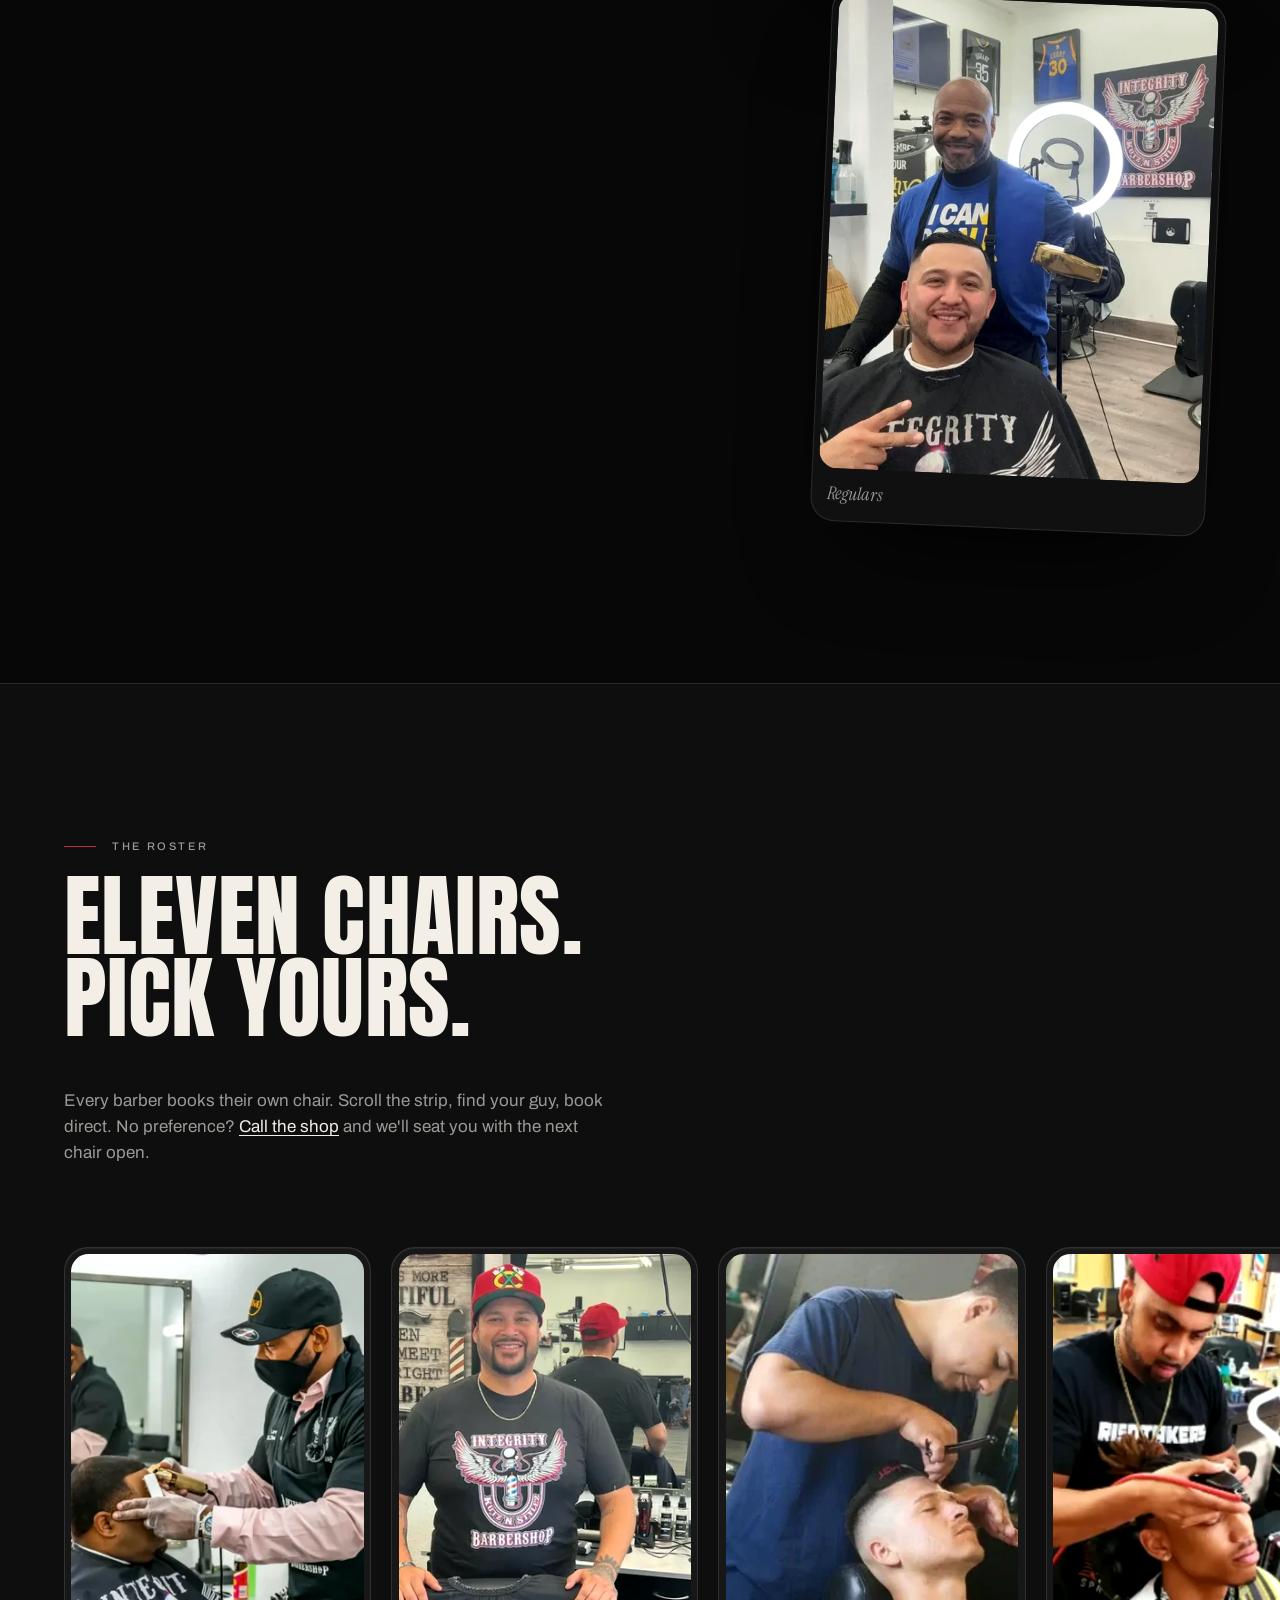
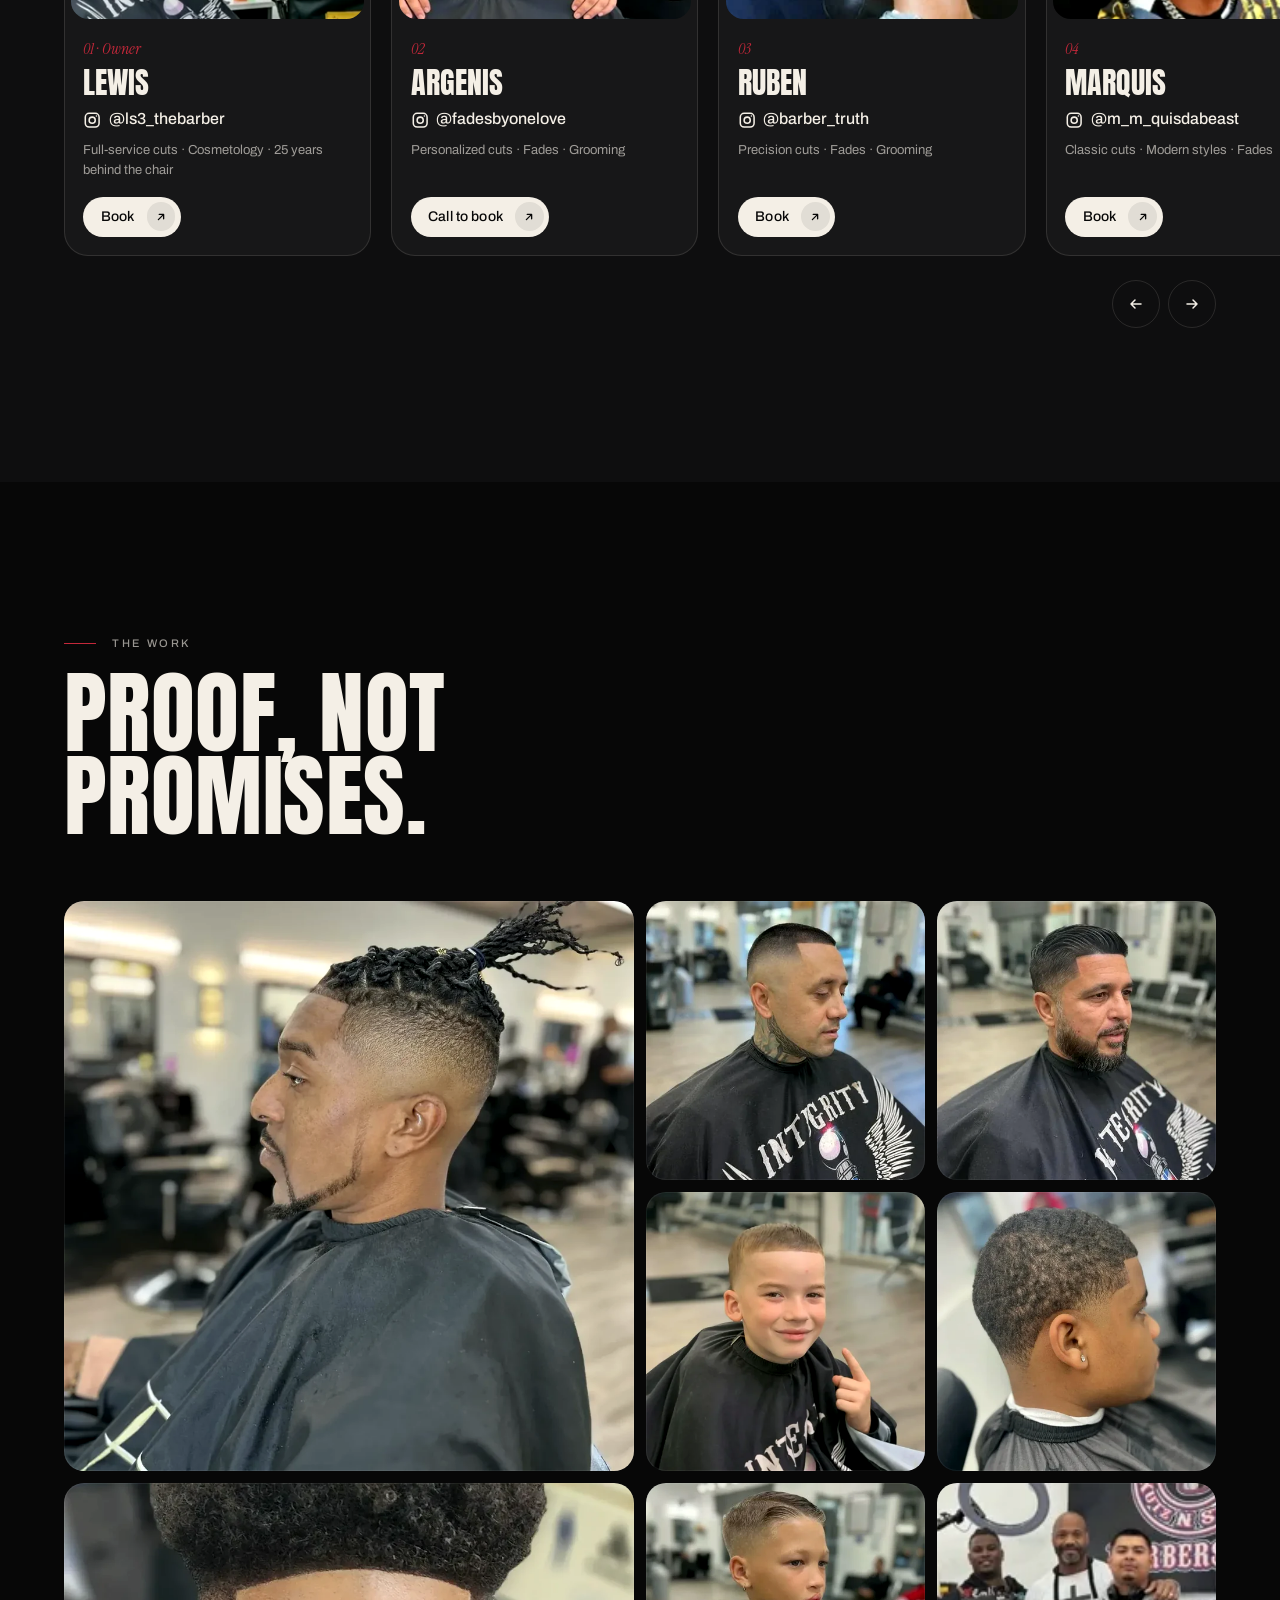
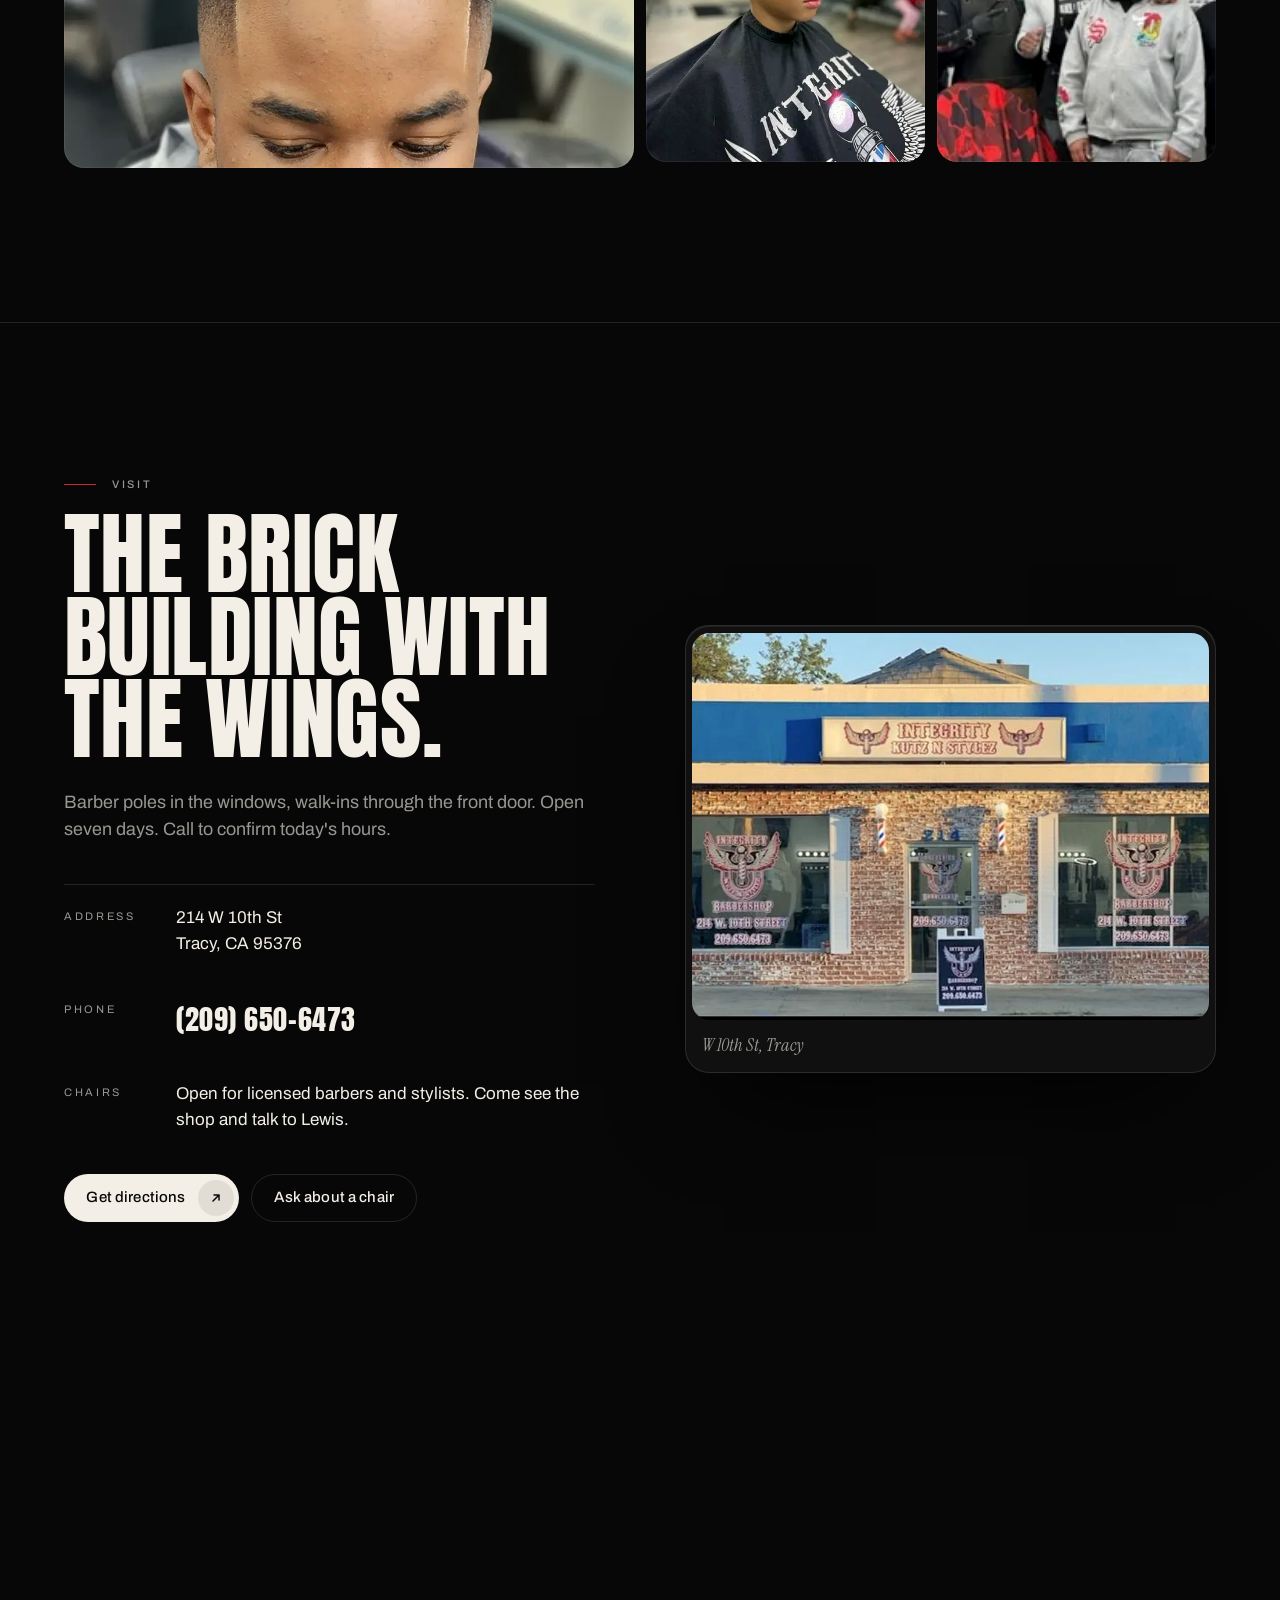
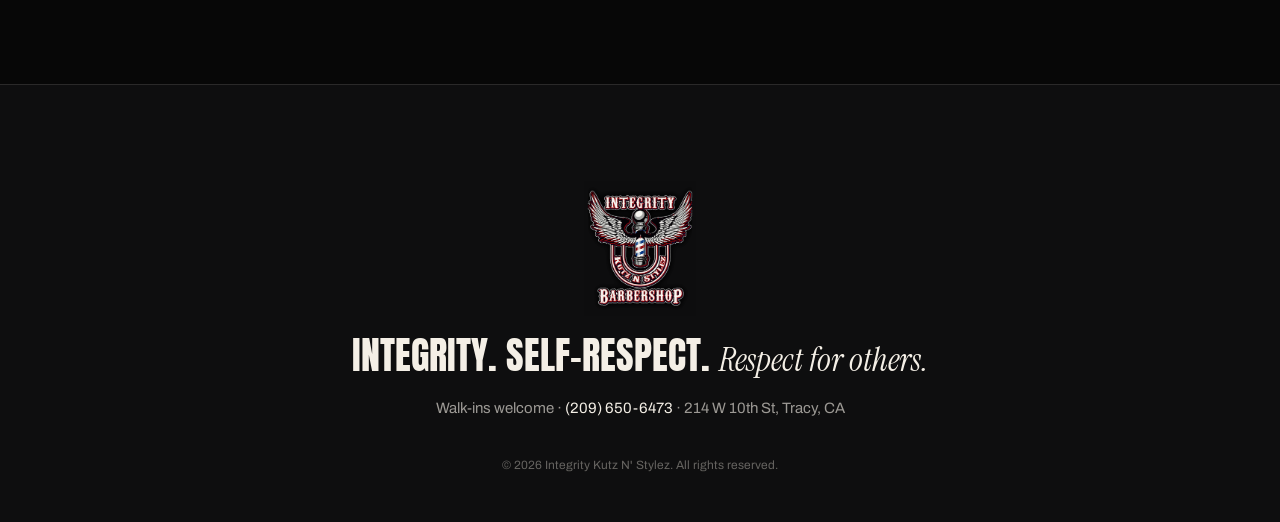
<file: site/v3/index.html>
<!DOCTYPE html>
<html lang="en">
<head>
<meta charset="UTF-8">
<meta name="viewport" content="width=device-width, initial-scale=1">
<title>Integrity Kutz N' Stylez — Barbershop in Tracy, CA</title>
<meta name="description" content="A neighborhood barbershop in Tracy, California built on integrity, self-respect, and respect for others. Eleven chairs, walk-ins welcome, open 7 days.">
<link rel="icon" href="../assets/web/favicon-32.png" sizes="32x32">
<link rel="apple-touch-icon" href="../assets/web/favicon-180.png">
<link rel="icon" href="../assets/web/favicon-512.png" sizes="512x512">
<link rel="canonical" href="https://jabach811.github.io/integrity-kutz-block-editorial/v3/">
<meta name="theme-color" content="#070707">
<meta property="og:type" content="website">
<meta property="og:site_name" content="Integrity Kutz N' Stylez">
<meta property="og:title" content="Integrity Kutz N' Stylez — Tracy, CA">
<meta property="og:description" content="Integrity. Self-respect. Respect for others. Eleven chairs in Tracy — walk in or book your barber.">
<meta property="og:url" content="https://jabach811.github.io/integrity-kutz-block-editorial/v3/">
<meta property="og:image" content="https://jabach811.github.io/integrity-kutz-block-editorial/assets/web/og-logo-1200x630.png">
<meta property="og:image:width" content="1200">
<meta property="og:image:height" content="630">
<meta property="og:image:alt" content="Integrity Kutz N' Stylez winged barber pole logo">
<meta name="twitter:card" content="summary_large_image">
<meta name="twitter:title" content="Integrity Kutz N' Stylez — Tracy, CA">
<meta name="twitter:description" content="Integrity. Self-respect. Respect for others. Eleven chairs in Tracy — walk in or book your barber.">
<meta name="twitter:image" content="https://jabach811.github.io/integrity-kutz-block-editorial/assets/web/og-logo-1200x630.png">
<link rel="preconnect" href="https://fonts.googleapis.com">
<link rel="preconnect" href="https://fonts.gstatic.com" crossorigin>
<link href="https://fonts.googleapis.com/css2?family=Anton&family=Archivo:wdth,wght@87.5,400;87.5,500;100,400;100,500&family=Instrument+Serif:ital@0;1&display=swap" rel="stylesheet">
<link rel="stylesheet" href="v2.css">
</head>
<body>

<header class="nav" id="top">
  <a class="nav-brand" href="#top" aria-label="Integrity Kutz N' Stylez home">
    <img src="../assets/web/logo-300.png" alt="" width="36" height="43">
    <span>Integrity<em>Kutz N' Stylez</em></span>
  </a>
  <nav class="nav-links" aria-label="Main">
    <a href="#code">The code</a>
    <a href="#community">Community</a>
    <a href="#roster">Roster</a>
    <a href="#work">Work</a>
    <a href="#visit">Visit</a>
  </nav>
  <a class="btn btn--light nav-cta" href="#roster">Book<span class="btn-ic" aria-hidden="true"><svg viewBox="0 0 16 16"><path d="M5 11 11 5M6 5h5v5"/></svg></span></a>
  <button class="nav-burger" type="button" aria-label="Open menu" aria-expanded="false" aria-controls="menu"><span></span><span></span></button>
</header>

<div class="menu" id="menu" hidden>
  <nav aria-label="Mobile">
    <a href="#code" style="--i:0">The code</a>
    <a href="#community" style="--i:1">Community</a>
    <a href="#roster" style="--i:2">Roster</a>
    <a href="#work" style="--i:3">Work</a>
    <a href="#visit" style="--i:4">Visit</a>
    <a href="tel:+12096506473" style="--i:5" class="menu-phone">(209) 650-6473</a>
  </nav>
</div>

<main>

<section class="hero">
  <img class="hero-bg" src="../assets/web/polished/shop-angle-960.webp"
       srcset="../assets/web/polished/shop-angle-480.webp 480w, ../assets/web/polished/shop-angle-960.webp 960w, ../assets/web/polished/shop-angle-1440.webp 1440w, ../assets/web/polished/shop-angle-2560.webp 2560w"
       sizes="100vw" alt="" aria-hidden="true" fetchpriority="high">
  <div class="hero-inner">
    <div class="hero-film">
      <video class="hero-logo" src="../assets/hero-logo-animation.mp4" poster="../assets/web/logo-600.png"
             autoplay muted playsinline loop aria-label="Integrity Kutz N' Stylez winged barber pole logo, pole spinning"></video>
    </div>
    <div class="hero-copy">
      <p class="eyebrow hero-eyebrow"><span>Tracy, California</span><span>Est. by Lewis · 25 yrs behind the chair</span></p>
      <h1 class="hero-title">
        <span class="line"><span>Integrity.</span></span>
        <span class="line"><span>Self-respect.</span></span>
        <span class="line line--serif"><span>Respect for others.</span></span>
      </h1>
      <p class="hero-sub">Eleven chairs, one standard. Walk in, sit down, leave right.</p>
      <div class="hero-ctas">
        <a class="btn btn--light" href="#roster">Pick your barber<span class="btn-ic" aria-hidden="true"><svg viewBox="0 0 16 16"><path d="M5 11 11 5M6 5h5v5"/></svg></span></a>
        <a class="btn btn--ghost" href="tel:+12096506473">(209) 650-6473</a>
      </div>
    </div>
  </div>
  <p class="hero-scroll" aria-hidden="true">Scroll</p>
</section>

<div class="stripe" aria-hidden="true"></div>

<section class="code" id="code">
  <div class="wrap">
    <p class="eyebrow reveal">The code</p>
    <h2 class="display reveal">What the name is for.</h2>
    <ol class="rules">
      <li class="rule reveal">
        <span class="rule-num">01</span>
        <h3>Integrity</h3>
        <p class="rule-serif">We do what we say we'll do.</p>
        <p>Unrushed work, honest prices, and the same cut whether it's your first visit or your hundredth. If it's not right, you don't leave the chair.</p>
      </li>
      <li class="rule reveal">
        <span class="rule-num">02</span>
        <h3>Self-respect</h3>
        <p class="rule-serif">Looking right is the start of carrying yourself right.</p>
        <p>A fresh cut before the interview. The first haircut before kindergarten. We take those seriously because you should walk out taller than you walked in.</p>
      </li>
      <li class="rule reveal">
        <span class="rule-num">03</span>
        <h3>Respect for others</h3>
        <p class="rule-serif">Everybody gets the same chair.</p>
        <p>Same time, same attention, same standard. No matter who you are or how you found us. That's the whole shop in one sentence.</p>
      </li>
    </ol>
  </div>
</section>

<section class="community" id="community">
  <figure class="film reveal">
    <img src="../assets/web/polished/team-outside-960.webp"
         srcset="../assets/web/polished/team-outside-480.webp 480w, ../assets/web/polished/team-outside-960.webp 960w, ../assets/web/polished/team-outside-1440.webp 1440w, ../assets/web/polished/team-outside-2560.webp 2560w"
         sizes="100vw" alt="The Integrity Kutz N' Stylez team standing together in front of the brick storefront on W 10th Street" loading="lazy">
    <figcaption><span>214 W 10th Street</span><span>The whole roster, one sidewalk</span></figcaption>
  </figure>
  <div class="wrap community-grid">
    <div class="community-copy">
      <p class="eyebrow reveal">Community</p>
      <h2 class="display reveal">A neighborhood shop. Tracy's shop.</h2>
      <p class="lead reveal">Ask Lewis what the shop is really about and he'll tell you: the youth. Kids who come in nervous and leave with a lineup and a little more shoulders.</p>
      <p class="lead reveal">Barbers, locticians, and tattoo artists under one roof, seven days a week. Not a chain. Not a franchise. A shop that knows your name.</p>
    </div>
    <div class="community-stack">
      <figure class="frame reveal" style="--rot:-2deg">
        <img src="../assets/web/polished/kids-side-profile-960.webp" srcset="../assets/web/polished/kids-side-profile-480.webp 480w, ../assets/web/polished/kids-side-profile-960.webp 960w, ../assets/web/polished/kids-side-profile-1440.webp 1440w, ../assets/web/polished/kids-side-profile-2560.webp 2560w" sizes="(min-width: 900px) 34vw, 92vw" alt="Lewis smiling with a toddler in the chair for his first haircut" loading="lazy">
        <figcaption>First cut</figcaption>
      </figure>
      <figure class="frame reveal" style="--rot:2.5deg">
        <img src="../assets/web/polished/lewis-chair-action-960.webp" srcset="../assets/web/polished/lewis-chair-action-480.webp 480w, ../assets/web/polished/lewis-chair-action-960.webp 960w, ../assets/web/polished/lewis-chair-action-1440.webp 1440w, ../assets/web/polished/lewis-chair-action-2560.webp 2560w" sizes="(min-width: 900px) 34vw, 92vw" alt="Lewis with a smiling client in the chair" loading="lazy">
        <figcaption>Regulars</figcaption>
      </figure>
    </div>
  </div>
</section>

<section class="roster" id="roster">
  <div class="wrap roster-head">
    <div>
      <p class="eyebrow reveal">The roster</p>
      <h2 class="display reveal">Eleven chairs. Pick yours.</h2>
    </div>
    <p class="section-note reveal">Every barber books their own chair. Scroll the strip, find your guy, book direct. No preference? <a href="tel:+12096506473">Call the shop</a> and we'll seat you with the next chair open.</p>
  </div>
  <div class="reel-wrap">
    <ul class="reel" id="reel">
      <li class="card">
        <img src="../assets/web/polished/lewis-portrait-480.webp" srcset="../assets/web/polished/lewis-portrait-480.webp 480w, ../assets/web/polished/lewis-portrait-960.webp 960w, ../assets/web/polished/lewis-portrait-1440.webp 1440w, ../assets/web/polished/lewis-portrait-2560.webp 2560w" sizes="320px" alt="Portrait of Lewis" loading="lazy">
        <div class="card-body">
          <span class="card-num">01 · Owner</span>
          <h3>Lewis</h3>
          <a class="card-ig" href="https://www.instagram.com/ls3_thebarber/"><svg viewBox="0 0 24 24" aria-hidden="true"><rect x="3" y="3" width="18" height="18" rx="5"/><circle cx="12" cy="12" r="4"/><circle cx="17.5" cy="6.5" r="1" fill="currentColor" stroke="none"/></svg>@ls3_thebarber</a>
          <p>Full-service cuts · Cosmetology · 25 years behind the chair</p>
          <div class="card-actions">
            <a class="btn btn--light btn--sm" href="https://booksy.com/en-us/155132_ls3-thebarber-integrity-kutz-n-stylez_barber-shop_134740_tracy">Book<span class="btn-ic" aria-hidden="true"><svg viewBox="0 0 16 16"><path d="M5 11 11 5M6 5h5v5"/></svg></span></a>
          </div>
        </div>
      </li>
      <li class="card">
        <img src="../assets/web/polished/argenis-portrait-480.webp" srcset="../assets/web/polished/argenis-portrait-480.webp 480w, ../assets/web/polished/argenis-portrait-960.webp 960w, ../assets/web/polished/argenis-portrait-1440.webp 1440w, ../assets/web/polished/argenis-portrait-2560.webp 2560w" sizes="320px" alt="Portrait of Argenis" loading="lazy">
        <div class="card-body">
          <span class="card-num">02</span>
          <h3>Argenis</h3>
          <a class="card-ig" href="https://www.instagram.com/fadesbyonelove/"><svg viewBox="0 0 24 24" aria-hidden="true"><rect x="3" y="3" width="18" height="18" rx="5"/><circle cx="12" cy="12" r="4"/><circle cx="17.5" cy="6.5" r="1" fill="currentColor" stroke="none"/></svg>@fadesbyonelove</a>
          <p>Personalized cuts · Fades · Grooming</p>
          <div class="card-actions">
            <a class="btn btn--light btn--sm" href="tel:+16573734781">Call to book<span class="btn-ic" aria-hidden="true"><svg viewBox="0 0 16 16"><path d="M5 11 11 5M6 5h5v5"/></svg></span></a>
          </div>
        </div>
      </li>
      <li class="card">
        <img src="../assets/web/polished/ruben-portrait-480.webp" srcset="../assets/web/polished/ruben-portrait-480.webp 480w, ../assets/web/polished/ruben-portrait-960.webp 960w, ../assets/web/polished/ruben-portrait-1440.webp 1440w, ../assets/web/polished/ruben-portrait-2560.webp 2560w" sizes="320px" alt="Portrait of Ruben" loading="lazy">
        <div class="card-body">
          <span class="card-num">03</span>
          <h3>Ruben</h3>
          <a class="card-ig" href="https://www.instagram.com/barber_truth/"><svg viewBox="0 0 24 24" aria-hidden="true"><rect x="3" y="3" width="18" height="18" rx="5"/><circle cx="12" cy="12" r="4"/><circle cx="17.5" cy="6.5" r="1" fill="currentColor" stroke="none"/></svg>@barber_truth</a>
          <p>Precision cuts · Fades · Grooming</p>
          <div class="card-actions">
            <a class="btn btn--light btn--sm" href="https://booksy.com/en-us/1200417_barber-ruben_barber-shop_134740_tracy">Book<span class="btn-ic" aria-hidden="true"><svg viewBox="0 0 16 16"><path d="M5 11 11 5M6 5h5v5"/></svg></span></a>
          </div>
        </div>
      </li>
      <li class="card">
        <img src="../assets/web/polished/marquis-portrait-480.webp" srcset="../assets/web/polished/marquis-portrait-480.webp 480w, ../assets/web/polished/marquis-portrait-960.webp 960w, ../assets/web/polished/marquis-portrait-1440.webp 1440w, ../assets/web/polished/marquis-portrait-2560.webp 2560w" sizes="320px" alt="Portrait of Marquis" loading="lazy">
        <div class="card-body">
          <span class="card-num">04</span>
          <h3>Marquis</h3>
          <a class="card-ig" href="https://www.instagram.com/m_m_quisdabeast/"><svg viewBox="0 0 24 24" aria-hidden="true"><rect x="3" y="3" width="18" height="18" rx="5"/><circle cx="12" cy="12" r="4"/><circle cx="17.5" cy="6.5" r="1" fill="currentColor" stroke="none"/></svg>@m_m_quisdabeast</a>
          <p>Classic cuts · Modern styles · Fades</p>
          <div class="card-actions">
            <a class="btn btn--light btn--sm" href="https://booksy.com/en-us/23151_barber-marquis_barber-shop_134740_tracy">Book<span class="btn-ic" aria-hidden="true"><svg viewBox="0 0 16 16"><path d="M5 11 11 5M6 5h5v5"/></svg></span></a>
          </div>
        </div>
      </li>
      <li class="card">
        <img src="../assets/web/polished/munesh-portrait-480.webp" srcset="../assets/web/polished/munesh-portrait-480.webp 480w, ../assets/web/polished/munesh-portrait-960.webp 960w, ../assets/web/polished/munesh-portrait-1440.webp 1440w, ../assets/web/polished/munesh-portrait-2560.webp 2560w" sizes="320px" alt="Portrait of Munesh" loading="lazy">
        <div class="card-body">
          <span class="card-num">05</span>
          <h3>Munesh</h3>
          <a class="card-ig" href="https://www.instagram.com/_.moonblendz._/"><svg viewBox="0 0 24 24" aria-hidden="true"><rect x="3" y="3" width="18" height="18" rx="5"/><circle cx="12" cy="12" r="4"/><circle cx="17.5" cy="6.5" r="1" fill="currentColor" stroke="none"/></svg>@_.moonblendz._</a>
          <p>Modern fades · Classic styles · Detail work</p>
          <div class="card-actions">
            <a class="btn btn--light btn--sm" href="https://booksy.com/en-us/1391194_moonblendz_barber-shop_134740_tracy">Book<span class="btn-ic" aria-hidden="true"><svg viewBox="0 0 16 16"><path d="M5 11 11 5M6 5h5v5"/></svg></span></a>
          </div>
        </div>
      </li>
      <li class="card">
        <img src="../assets/web/polished/dion-portrait-480.webp" srcset="../assets/web/polished/dion-portrait-480.webp 480w, ../assets/web/polished/dion-portrait-960.webp 960w, ../assets/web/polished/dion-portrait-1440.webp 1440w, ../assets/web/polished/dion-portrait-2560.webp 2560w" sizes="320px" alt="Portrait of Dion" loading="lazy">
        <div class="card-body">
          <span class="card-num">06</span>
          <h3>Dion</h3>
          <a class="card-ig" href="https://www.instagram.com/98babii2lit_/"><svg viewBox="0 0 24 24" aria-hidden="true"><rect x="3" y="3" width="18" height="18" rx="5"/><circle cx="12" cy="12" r="4"/><circle cx="17.5" cy="6.5" r="1" fill="currentColor" stroke="none"/></svg>@98babii2lit_</a>
          <p>Fresh cuts · Restyles · Clean finishes</p>
          <div class="card-actions">
            <a class="btn btn--light btn--sm" href="https://booksy.com/en-us/dl/show-business/797920">Book<span class="btn-ic" aria-hidden="true"><svg viewBox="0 0 16 16"><path d="M5 11 11 5M6 5h5v5"/></svg></span></a>
          </div>
        </div>
      </li>
      <li class="card">
        <img src="../assets/web/polished/david-portrait-480.webp" srcset="../assets/web/polished/david-portrait-480.webp 480w, ../assets/web/polished/david-portrait-960.webp 960w, ../assets/web/polished/david-portrait-1440.webp 1440w, ../assets/web/polished/david-portrait-2560.webp 2560w" sizes="320px" alt="Portrait of David" loading="lazy">
        <div class="card-body">
          <span class="card-num">07</span>
          <h3>David</h3>
          <a class="card-ig" href="https://www.instagram.com/_cutsbydave/"><svg viewBox="0 0 24 24" aria-hidden="true"><rect x="3" y="3" width="18" height="18" rx="5"/><circle cx="12" cy="12" r="4"/><circle cx="17.5" cy="6.5" r="1" fill="currentColor" stroke="none"/></svg>@_cutsbydave</a>
          <p>Sharp fades · Beard work · Classic cuts</p>
          <div class="card-actions">
            <a class="btn btn--light btn--sm" href="https://booksy.com/en-us/1552854_cutsbydave_barber-shop_134740_tracy">Book<span class="btn-ic" aria-hidden="true"><svg viewBox="0 0 16 16"><path d="M5 11 11 5M6 5h5v5"/></svg></span></a>
          </div>
        </div>
      </li>
      <li class="card">
        <img src="../assets/web/polished/joel-portrait-480.webp" srcset="../assets/web/polished/joel-portrait-480.webp 480w, ../assets/web/polished/joel-portrait-960.webp 960w, ../assets/web/polished/joel-portrait-1440.webp 1440w, ../assets/web/polished/joel-portrait-2560.webp 2560w" sizes="320px" alt="Portrait of Joel" loading="lazy">
        <div class="card-body">
          <span class="card-num">08</span>
          <h3>Joel</h3>
          <p>All-around cuts · Modern styles · Clean finishes</p>
          <div class="card-actions">
            <a class="btn btn--light btn--sm" href="https://booksy.com/en-us/815311_barber-joel_barber-shop_134740_tracy">Book<span class="btn-ic" aria-hidden="true"><svg viewBox="0 0 16 16"><path d="M5 11 11 5M6 5h5v5"/></svg></span></a>
          </div>
        </div>
      </li>
      <li class="card">
        <img src="../assets/web/polished/abel-portrait-480.webp" srcset="../assets/web/polished/abel-portrait-480.webp 480w, ../assets/web/polished/abel-portrait-960.webp 960w, ../assets/web/polished/abel-portrait-1440.webp 1440w, ../assets/web/polished/abel-portrait-2560.webp 2560w" sizes="320px" alt="Portrait of Abel" loading="lazy">
        <div class="card-body">
          <span class="card-num">09</span>
          <h3>Abel</h3>
          <p>Clean fades · Sharp lineups · Consistent quality</p>
          <div class="card-actions">
            <a class="btn btn--light btn--sm" href="https://booksy.com/en-us/438950_abel-manzo_barber-shop_134740_tracy">Book<span class="btn-ic" aria-hidden="true"><svg viewBox="0 0 16 16"><path d="M5 11 11 5M6 5h5v5"/></svg></span></a>
          </div>
        </div>
      </li>
      <li class="card">
        <img src="../assets/web/polished/keyshawn-portrait-480.webp" srcset="../assets/web/polished/keyshawn-portrait-480.webp 480w, ../assets/web/polished/keyshawn-portrait-960.webp 960w, ../assets/web/polished/keyshawn-portrait-1440.webp 1440w, ../assets/web/polished/keyshawn-portrait-2560.webp 2560w" sizes="320px" alt="Portrait of Keyshawn" loading="lazy">
        <div class="card-body">
          <span class="card-num">10</span>
          <h3>Keyshawn</h3>
          <a class="card-ig" href="https://www.instagram.com/faded.byk/"><svg viewBox="0 0 24 24" aria-hidden="true"><rect x="3" y="3" width="18" height="18" rx="5"/><circle cx="12" cy="12" r="4"/><circle cx="17.5" cy="6.5" r="1" fill="currentColor" stroke="none"/></svg>@faded.byk</a>
          <p>Sharp fades · Classic cuts · Modern styles</p>
          <div class="card-actions">
            <a class="btn btn--light btn--sm" href="https://booksy.com/en-us/1422631_faded-byk_barber-shop_134740_tracy">Book<span class="btn-ic" aria-hidden="true"><svg viewBox="0 0 16 16"><path d="M5 11 11 5M6 5h5v5"/></svg></span></a>
          </div>
        </div>
      </li>
      <li class="card">
        <img src="../assets/web/polished/kevin-portrait-480.webp" srcset="../assets/web/polished/kevin-portrait-480.webp 480w, ../assets/web/polished/kevin-portrait-960.webp 960w, ../assets/web/polished/kevin-portrait-1440.webp 1440w, ../assets/web/polished/kevin-portrait-2560.webp 2560w" sizes="320px" alt="Portrait of Kevin" loading="lazy">
        <div class="card-body">
          <span class="card-num">11</span>
          <h3>Kevin</h3>
          <p>Precision fades · Custom looks · Detail work</p>
          <div class="card-actions">
            <a class="btn btn--light btn--sm" href="https://booksy.com/en-us/1722345_kevblendzz209_barber-shop_134740_tracy">Book<span class="btn-ic" aria-hidden="true"><svg viewBox="0 0 16 16"><path d="M5 11 11 5M6 5h5v5"/></svg></span></a>
          </div>
        </div>
      </li>
    </ul>
    <div class="reel-nav">
      <button type="button" class="reel-btn" data-dir="-1" aria-label="Previous barbers"><svg viewBox="0 0 16 16"><path d="M13 8H3M7 4 3 8l4 4"/></svg></button>
      <button type="button" class="reel-btn" data-dir="1" aria-label="Next barbers"><svg viewBox="0 0 16 16"><path d="M3 8h10M9 4l4 4-4 4"/></svg></button>
    </div>
  </div>
</section>

<section class="work" id="work">
  <div class="wrap">
    <p class="eyebrow reveal">The work</p>
    <h2 class="display reveal">Proof, not promises.</h2>
    <div class="bento">
      <a class="tile tile--big reveal" href="../assets/web/polished/adult-low-fade-2560.webp" data-lightbox>
        <img src="../assets/web/polished/adult-low-fade-960.webp" srcset="../assets/web/polished/adult-low-fade-480.webp 480w, ../assets/web/polished/adult-low-fade-960.webp 960w, ../assets/web/polished/adult-low-fade-1440.webp 1440w, ../assets/web/polished/adult-low-fade-2560.webp 2560w" sizes="(min-width: 900px) 50vw, 92vw" alt="Clean low fade, back view" loading="lazy">
      </a>
      <a class="tile reveal" href="../assets/web/polished/adult-taper-2560.webp" data-lightbox>
        <img src="../assets/web/polished/adult-taper-480.webp" srcset="../assets/web/polished/adult-taper-480.webp 480w, ../assets/web/polished/adult-taper-960.webp 960w, ../assets/web/polished/adult-taper-1440.webp 1440w, ../assets/web/polished/adult-taper-2560.webp 2560w" sizes="(min-width: 900px) 25vw, 45vw" alt="Sharp taper with lineup" loading="lazy">
      </a>
      <a class="tile reveal" href="../assets/web/polished/adult-razor-lineup-2560.webp" data-lightbox>
        <img src="../assets/web/polished/adult-razor-lineup-480.webp" srcset="../assets/web/polished/adult-razor-lineup-480.webp 480w, ../assets/web/polished/adult-razor-lineup-960.webp 960w, ../assets/web/polished/adult-razor-lineup-1440.webp 1440w, ../assets/web/polished/adult-razor-lineup-2560.webp 2560w" sizes="(min-width: 900px) 25vw, 45vw" alt="Razor lineup detail" loading="lazy">
      </a>
      <a class="tile reveal" href="../assets/web/polished/kids-lineup-2560.webp" data-lightbox>
        <img src="../assets/web/polished/kids-lineup-480.webp" srcset="../assets/web/polished/kids-lineup-480.webp 480w, ../assets/web/polished/kids-lineup-960.webp 960w, ../assets/web/polished/kids-lineup-1440.webp 1440w, ../assets/web/polished/kids-lineup-2560.webp 2560w" sizes="(min-width: 900px) 25vw, 45vw" alt="Smiling kid pointing at his fresh lineup" loading="lazy">
      </a>
      <a class="tile reveal" href="../assets/web/polished/adult-textured-top-2560.webp" data-lightbox>
        <img src="../assets/web/polished/adult-textured-top-480.webp" srcset="../assets/web/polished/adult-textured-top-480.webp 480w, ../assets/web/polished/adult-textured-top-960.webp 960w, ../assets/web/polished/adult-textured-top-1440.webp 1440w, ../assets/web/polished/adult-textured-top-2560.webp 2560w" sizes="(min-width: 900px) 25vw, 45vw" alt="Textured top with mid fade" loading="lazy">
      </a>
      <a class="tile tile--wide reveal" href="../assets/web/polished/integrity-cape-2560.webp" data-lightbox>
        <img src="../assets/web/polished/integrity-cape-480.webp" srcset="../assets/web/polished/integrity-cape-480.webp 480w, ../assets/web/polished/integrity-cape-960.webp 960w, ../assets/web/polished/integrity-cape-1440.webp 1440w, ../assets/web/polished/integrity-cape-2560.webp 2560w" sizes="(min-width: 900px) 50vw, 92vw" alt="Client in the Integrity cape mid-cut" loading="lazy">
      </a>
      <a class="tile reveal" href="../assets/web/polished/kids-clean-fade-2560.webp" data-lightbox>
        <img src="../assets/web/polished/kids-clean-fade-480.webp" srcset="../assets/web/polished/kids-clean-fade-480.webp 480w, ../assets/web/polished/kids-clean-fade-960.webp 960w, ../assets/web/polished/kids-clean-fade-1440.webp 1440w, ../assets/web/polished/kids-clean-fade-2560.webp 2560w" sizes="(min-width: 900px) 25vw, 45vw" alt="Kids clean fade with a combover part" loading="lazy">
      </a>
      <a class="tile reveal" href="../assets/web/polished/team-inside-1042.webp" data-lightbox>
        <img src="../assets/web/polished/team-inside-480.webp" srcset="../assets/web/polished/team-inside-480.webp 480w, ../assets/web/polished/team-inside-1042.webp 1042w" sizes="(min-width: 900px) 25vw, 45vw" alt="The Integrity crew inside the shop" loading="lazy">
      </a>
    </div>
  </div>
</section>

<section class="visit" id="visit">
  <div class="wrap visit-grid">
    <div class="visit-copy">
      <p class="eyebrow reveal">Visit</p>
      <h2 class="display reveal">The brick building with the wings.</h2>
      <p class="lead reveal">Barber poles in the windows, walk-ins through the front door. Open seven days. Call to confirm today's hours.</p>
      <dl class="visit-facts reveal">
        <div><dt>Address</dt><dd>214 W 10th St<br>Tracy, CA 95376</dd></div>
        <div><dt>Phone</dt><dd><a href="tel:+12096506473">(209) 650-6473</a></dd></div>
        <div><dt>Chairs</dt><dd>Open for licensed barbers and stylists. Come see the shop and talk to Lewis.</dd></div>
      </dl>
      <div class="hero-ctas reveal">
        <a class="btn btn--light" href="https://www.google.com/maps/dir/?api=1&amp;destination=214+W+10th+St+Tracy+CA+95376">Get directions<span class="btn-ic" aria-hidden="true"><svg viewBox="0 0 16 16"><path d="M5 11 11 5M6 5h5v5"/></svg></span></a>
        <a class="btn btn--ghost" href="tel:+12096506473">Ask about a chair</a>
      </div>
    </div>
    <figure class="frame frame--visit reveal">
      <img src="../assets/web/polished/shop-front-960.webp" srcset="../assets/web/polished/shop-front-480.webp 480w, ../assets/web/polished/shop-front-960.webp 960w, ../assets/web/polished/shop-front-1440.webp 1440w, ../assets/web/polished/shop-front-2560.webp 2560w" sizes="(min-width: 900px) 46vw, 92vw" alt="Integrity Kutz N' Stylez storefront on W 10th Street with barber poles in the windows" loading="lazy">
      <figcaption>W 10th St, Tracy</figcaption>
    </figure>
  </div>
  <div class="map reveal">
    <iframe title="Map showing Integrity Kutz N' Stylez at 214 W 10th St, Tracy, CA"
      src="https://www.google.com/maps?q=214+W+10th+St,+Tracy,+CA+95376&amp;output=embed"
      loading="lazy" referrerpolicy="no-referrer-when-downgrade"></iframe>
  </div>
</section>

</main>

<footer class="foot">
  <div class="wrap foot-grid">
    <img class="foot-logo" src="../assets/web/logo-300.png" alt="Integrity Kutz N' Stylez logo" width="120" height="145">
    <p class="foot-mantra">Integrity. Self-respect. <em>Respect for others.</em></p>
    <p class="foot-line">Walk-ins welcome · <a href="tel:+12096506473">(209) 650-6473</a> · 214 W 10th St, Tracy, CA</p>
    <p class="foot-fine">© 2026 Integrity Kutz N' Stylez. All rights reserved.</p>
  </div>
</footer>

<script src="v2.js" defer></script>
<script src="../js/lightbox.js" defer></script>
</body>
</html>
</file>
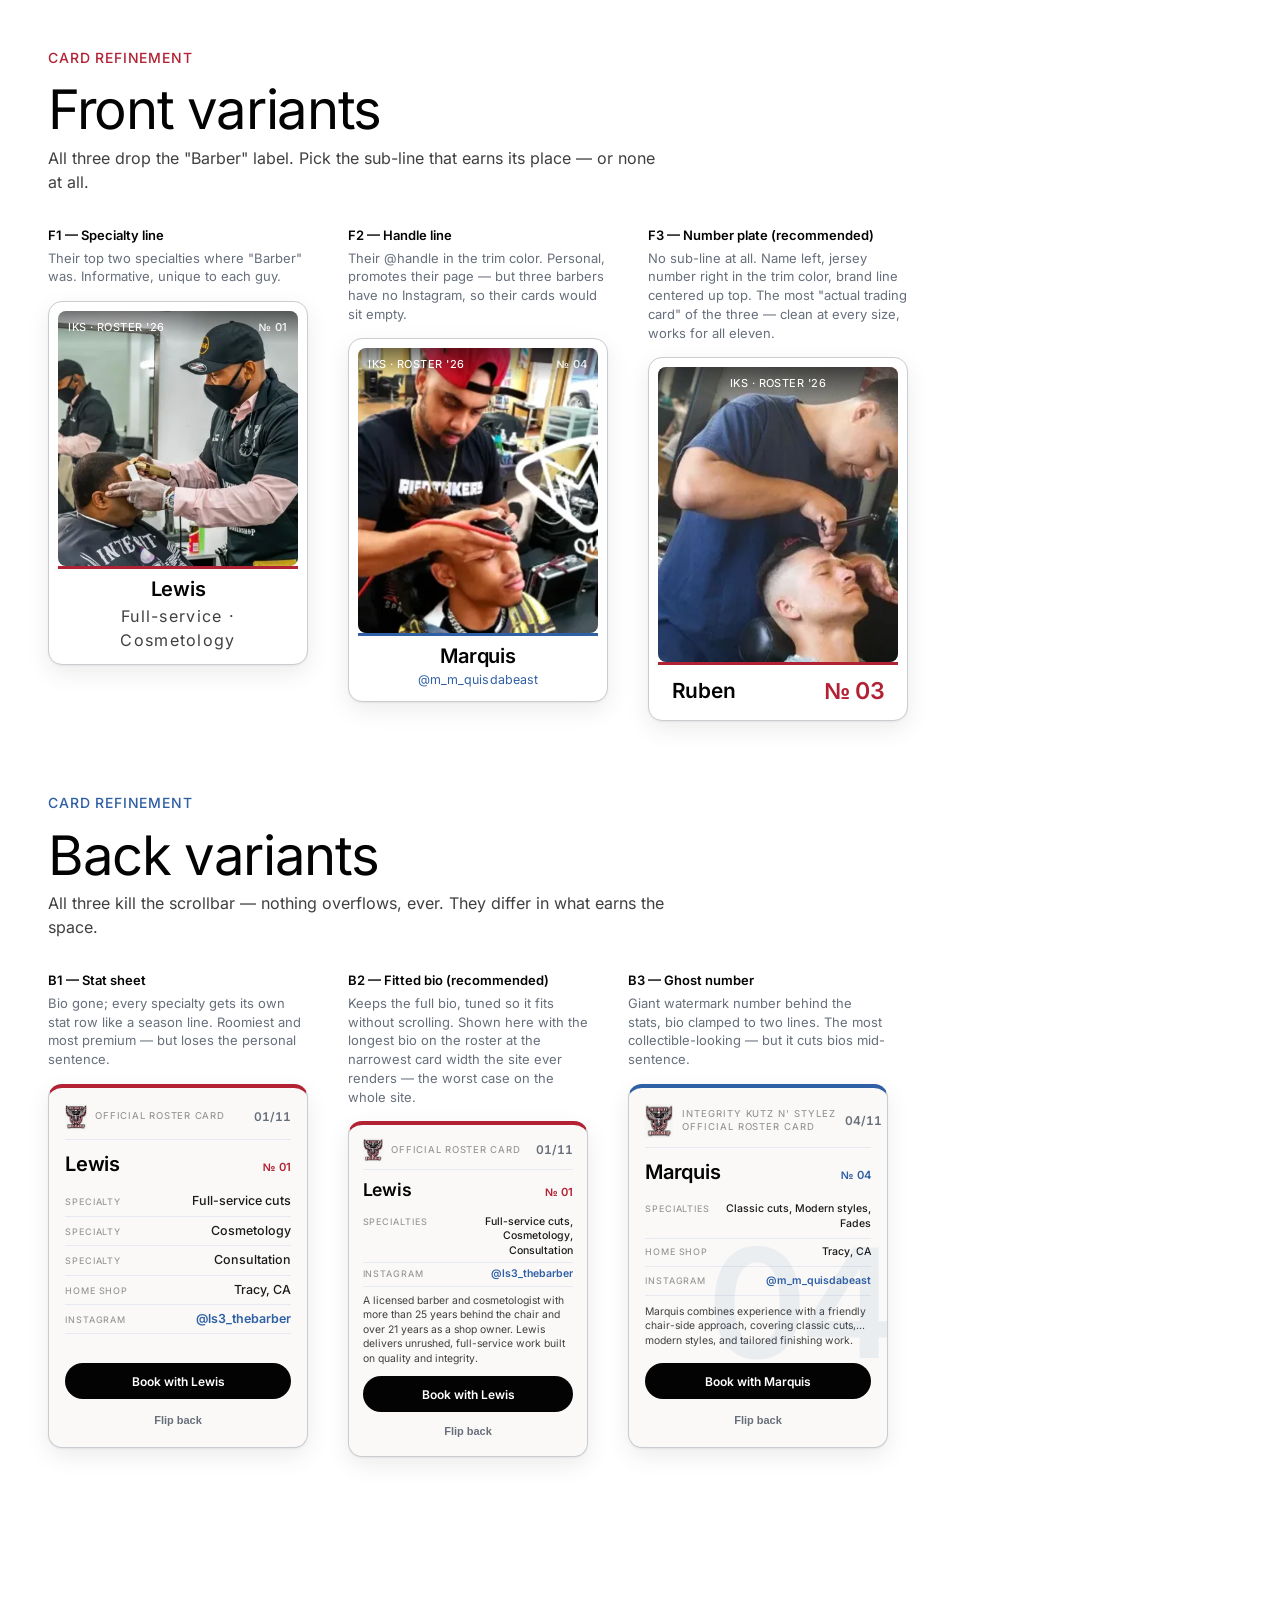
<file: site/mocks/card-mocks.html>
<!DOCTYPE html>
<html lang="en">
<head>
<meta charset="UTF-8">
<meta name="viewport" content="width=device-width, initial-scale=1">
<title>Card mocks — Integrity Kutz N' Stylez</title>
<link rel="preload" href="../assets/fonts/inter-latin.woff2" as="font" type="font/woff2" crossorigin>
<link rel="stylesheet" href="../css/site.css">
<script>document.documentElement.classList.add('js');</script>
<style>
  body { padding: 3rem var(--pad) 6rem; }
  .mock-section { margin-bottom: 4.5rem; max-width: 1280px; margin-inline: auto; }
  .mock-section > h2 { margin-bottom: 0.5rem; }
  .mock-note { color: var(--graphite); max-width: 62ch; margin: 0 0 2rem; }
  .mock-row { display: flex; flex-wrap: wrap; gap: 2.5rem; align-items: flex-start; }
  .mock-item { width: 260px; }
  .mock-item--narrow { width: 240px; }
  .mock-label { font-size: 0.8125rem; font-weight: 600; color: var(--ink); margin: 0 0 0.2rem; }
  .mock-sub { font-size: 0.8125rem; color: var(--slate); margin: 0 0 0.9rem; line-height: 1.45; }

  /* render faces statically, side by side */
  .mockcard { position: relative; aspect-ratio: 5 / 7; perspective: none; }
  .mockcard .tcard-face { position: absolute; inset: 0; transform: none; backface-visibility: visible; }

  /* ============ FRONT VARIANTS ============ */

  /* F1 — specialty line (replaces "Barber") */
  .f1 .tcard-plate p { letter-spacing: 0.08em; }

  /* F2 — instagram handle as the sub-line, in trim color */
  .f2 .tcard-plate p { text-transform: none; letter-spacing: 0.01em; font-size: 0.78rem; color: var(--red); }
  .f2 .tcard--blue .tcard-plate p, .f2.tcard--blue .tcard-plate p { color: var(--blue); }

  /* F3 — number plate: name left, big trim № right, no sub-line */
  .f3 .tcard-plate {
    display: flex;
    align-items: center;
    justify-content: space-between;
    text-align: left;
    padding: 0.55rem 0.85rem 0.7rem;
  }
  .f3 .tcard-plate h3 { font-size: 1.3rem; }
  .f3 .tcard-plate .plate-num {
    font-size: 1.45rem;
    font-weight: 600;
    letter-spacing: -0.02em;
    color: var(--red);
  }
  .f3 .tcard--blue .plate-num, .f3.tcard--blue .plate-num { color: var(--blue); }
  .f3 .tcard-topline { justify-content: center; }

  /* ============ BACK VARIANTS ============ */

  /* shared back polish for all variants */
  .polished .tcard-face--back { padding: 1rem 1rem 0.9rem; gap: 0.55rem; }
  .polished .tcard-back-head { gap: 0.55rem; padding-bottom: 0.6rem; }
  .polished .tcard-back-head img { height: 34px; }
  .polished .tcard-brandline { letter-spacing: 0.1em; }
  .polished .tcard-serial { font-variant-numeric: tabular-nums; font-size: 0.75rem; }
  .polished .tcard-back-name h3 { font-size: 1.25rem; }
  .polished .tcard-stats dt { letter-spacing: 0.1em; }
  .polished .tcard-bio { overflow: hidden; }
  .polished .tcard-face--back .tcard-flip { font-size: 0.6875rem; min-height: 24px; }

  /* B1 — stat sheet: no bio, each specialty its own row, roomy */
  .b1 .tcard-brandline { white-space: nowrap; letter-spacing: 0.08em; }
  .b1 .tcard-back-head img { height: 26px; }
  .b1 .tcard-stats > div { padding: 0.36rem 0; }
  .b1 .tcard-stats dd { font-size: 0.78rem; }
  .b1 .tcard-stats { flex: 1; align-content: start; }
  .b1 .b1-spacer { flex: 1; }

  /* B2 — fitted bio: compact single-line header buys room for the full bio */
  .b2 .tcard-face--back { padding: 0.8rem 0.85rem; gap: 0.45rem; }
  .b2 .tcard-back-head { padding-bottom: 0.45rem; }
  .b2 .tcard-back-head img { height: 24px; }
  .b2 .tcard-brandline { white-space: nowrap; letter-spacing: 0.08em; }
  .b2 .tcard-back-name h3 { font-size: 1.1rem; }
  .b2 .tcard-stats > div { padding: 0.26rem 0; }
  .b2 .tcard-stats dt { font-size: 0.5625rem; }
  .b2 .tcard-stats dd { font-size: 0.66rem; }
  .b2 .tcard-bio { font-size: 0.65rem; line-height: 1.4; }
  .b2 .tcard-face--back .pill { min-height: 36px; font-size: 0.75rem; }

  /* B3 — ghost number: watermark №, bio clamped to two lines */
  .b3 .tcard-face--back { position: absolute; overflow: hidden; }
  .b3 .ghost-num {
    position: absolute;
    right: -0.35rem;
    bottom: 4.2rem;
    font-size: 9.5rem;
    font-weight: 600;
    line-height: 1;
    letter-spacing: -0.05em;
    color: var(--red);
    opacity: 0.07;
    pointer-events: none;
    user-select: none;
  }
  .b3 .tcard--blue .ghost-num, .b3.tcard--blue .ghost-num { color: var(--blue); }
  .b3 .tcard-bio {
    display: -webkit-box;
    -webkit-line-clamp: 2;
    -webkit-box-orient: vertical;
    overflow: hidden;
  }
  .b3 .tcard-stats > div { padding: 0.42rem 0; }
</style>
</head>
<body>

<div class="mock-section">
  <p class="eyebrow eyebrow--red">Card refinement</p>
  <h2 class="display">Front variants</h2>
  <p class="mock-note">All three drop the "Barber" label. Pick the sub-line that earns its place — or none at all.</p>
  <div class="mock-row">

    <div class="mock-item f1">
      <p class="mock-label">F1 — Specialty line</p>
      <p class="mock-sub">Their top two specialties where "Barber" was. Informative, unique to each guy.</p>
      <div class="mockcard tcard">
        <div class="tcard-face tcard-face--front">
          <div class="tcard-photo">
            <div class="tcard-topline"><span>IKS · Roster '26</span><span class="tcard-num">№ 01</span></div>
            <img src="../assets/web/lewis-portrait-480.webp" alt="Portrait of Lewis">
          </div>
          <div class="tcard-plate">
            <h3>Lewis</h3>
            <p>Full-service · Cosmetology</p>
          </div>
        </div>
      </div>
    </div>

    <div class="mock-item f2">
      <p class="mock-label">F2 — Handle line</p>
      <p class="mock-sub">Their @handle in the trim color. Personal, promotes their page — but three barbers have no Instagram, so their cards would sit empty.</p>
      <div class="mockcard tcard tcard--blue">
        <div class="tcard-face tcard-face--front">
          <div class="tcard-photo">
            <div class="tcard-topline"><span>IKS · Roster '26</span><span class="tcard-num">№ 04</span></div>
            <img src="../assets/web/marquis-portrait-480.webp" alt="Portrait of Marquis">
          </div>
          <div class="tcard-plate">
            <h3>Marquis</h3>
            <p>@m_m_quisdabeast</p>
          </div>
        </div>
      </div>
    </div>

    <div class="mock-item f3">
      <p class="mock-label">F3 — Number plate (recommended)</p>
      <p class="mock-sub">No sub-line at all. Name left, jersey number right in the trim color, brand line centered up top. The most "actual trading card" of the three — clean at every size, works for all eleven.</p>
      <div class="mockcard tcard">
        <div class="tcard-face tcard-face--front">
          <div class="tcard-photo">
            <div class="tcard-topline"><span>IKS · Roster '26</span></div>
            <img src="../assets/web/ruben-portrait-480.webp" alt="Portrait of Ruben">
          </div>
          <div class="tcard-plate">
            <h3>Ruben</h3>
            <span class="plate-num">№ 03</span>
          </div>
        </div>
      </div>
    </div>

  </div>
</div>

<div class="mock-section">
  <p class="eyebrow eyebrow--blue">Card refinement</p>
  <h2 class="display">Back variants</h2>
  <p class="mock-note">All three kill the scrollbar — nothing overflows, ever. They differ in what earns the space.</p>
  <div class="mock-row">

    <div class="mock-item polished b1">
      <p class="mock-label">B1 — Stat sheet</p>
      <p class="mock-sub">Bio gone; every specialty gets its own stat row like a season line. Roomiest and most premium — but loses the personal sentence.</p>
      <div class="mockcard tcard">
        <div class="tcard-face tcard-face--back">
          <div class="tcard-back-head">
            <img src="../assets/web/logo-300.png" alt="">
            <span class="tcard-brandline">Official roster card</span>
            <span class="tcard-serial">01/11</span>
          </div>
          <div class="tcard-back-name">
            <h3>Lewis</h3>
            <span>№ 01</span>
          </div>
          <dl class="tcard-stats">
            <div><dt>Specialty</dt><dd>Full-service cuts</dd></div>
            <div><dt>Specialty</dt><dd>Cosmetology</dd></div>
            <div><dt>Specialty</dt><dd>Consultation</dd></div>
            <div><dt>Home shop</dt><dd>Tracy, CA</dd></div>
            <div><dt>Instagram</dt><dd><a href="#">@ls3_thebarber</a></dd></div>
          </dl>
          <span class="b1-spacer"></span>
          <a class="pill pill--primary" href="#">Book with Lewis</a>
          <button class="tcard-flip" type="button">Flip back</button>
        </div>
      </div>
    </div>

    <div class="mock-item mock-item--narrow polished b2">
      <p class="mock-label">B2 — Fitted bio (recommended)</p>
      <p class="mock-sub">Keeps the full bio, tuned so it fits without scrolling. Shown here with the longest bio on the roster at the narrowest card width the site ever renders — the worst case on the whole site.</p>
      <div class="mockcard tcard">
        <div class="tcard-face tcard-face--back">
          <div class="tcard-back-head">
            <img src="../assets/web/logo-300.png" alt="">
            <span class="tcard-brandline">Official roster card</span>
            <span class="tcard-serial">01/11</span>
          </div>
          <div class="tcard-back-name">
            <h3>Lewis</h3>
            <span>№ 01</span>
          </div>
          <dl class="tcard-stats">
            <div><dt>Specialties</dt><dd>Full-service cuts, Cosmetology, Consultation</dd></div>
            <div><dt>Instagram</dt><dd><a href="#">@ls3_thebarber</a></dd></div>
          </dl>
          <p class="tcard-bio">A licensed barber and cosmetologist with more than 25 years behind the chair and over 21 years as a shop owner. Lewis delivers unrushed, full-service work built on quality and integrity.</p>
          <a class="pill pill--primary" href="#">Book with Lewis</a>
          <button class="tcard-flip" type="button">Flip back</button>
        </div>
      </div>
    </div>

    <div class="mock-item polished b3">
      <p class="mock-label">B3 — Ghost number</p>
      <p class="mock-sub">Giant watermark number behind the stats, bio clamped to two lines. The most collectible-looking — but it cuts bios mid-sentence.</p>
      <div class="mockcard tcard tcard--blue">
        <div class="tcard-face tcard-face--back">
          <span class="ghost-num">04</span>
          <div class="tcard-back-head">
            <img src="../assets/web/logo-300.png" alt="">
            <span class="tcard-brandline">Integrity Kutz N' Stylez<br>Official roster card</span>
            <span class="tcard-serial">04/11</span>
          </div>
          <div class="tcard-back-name">
            <h3>Marquis</h3>
            <span>№ 04</span>
          </div>
          <dl class="tcard-stats">
            <div><dt>Specialties</dt><dd>Classic cuts, Modern styles, Fades</dd></div>
            <div><dt>Home shop</dt><dd>Tracy, CA</dd></div>
            <div><dt>Instagram</dt><dd><a href="#">@m_m_quisdabeast</a></dd></div>
          </dl>
          <p class="tcard-bio">Marquis combines experience with a friendly chair-side approach, covering classic cuts, modern styles, and tailored finishing work.</p>
          <a class="pill pill--primary" href="#">Book with Marquis</a>
          <button class="tcard-flip" type="button">Flip back</button>
        </div>
      </div>
    </div>

  </div>
</div>

</body>
</html>
</file>
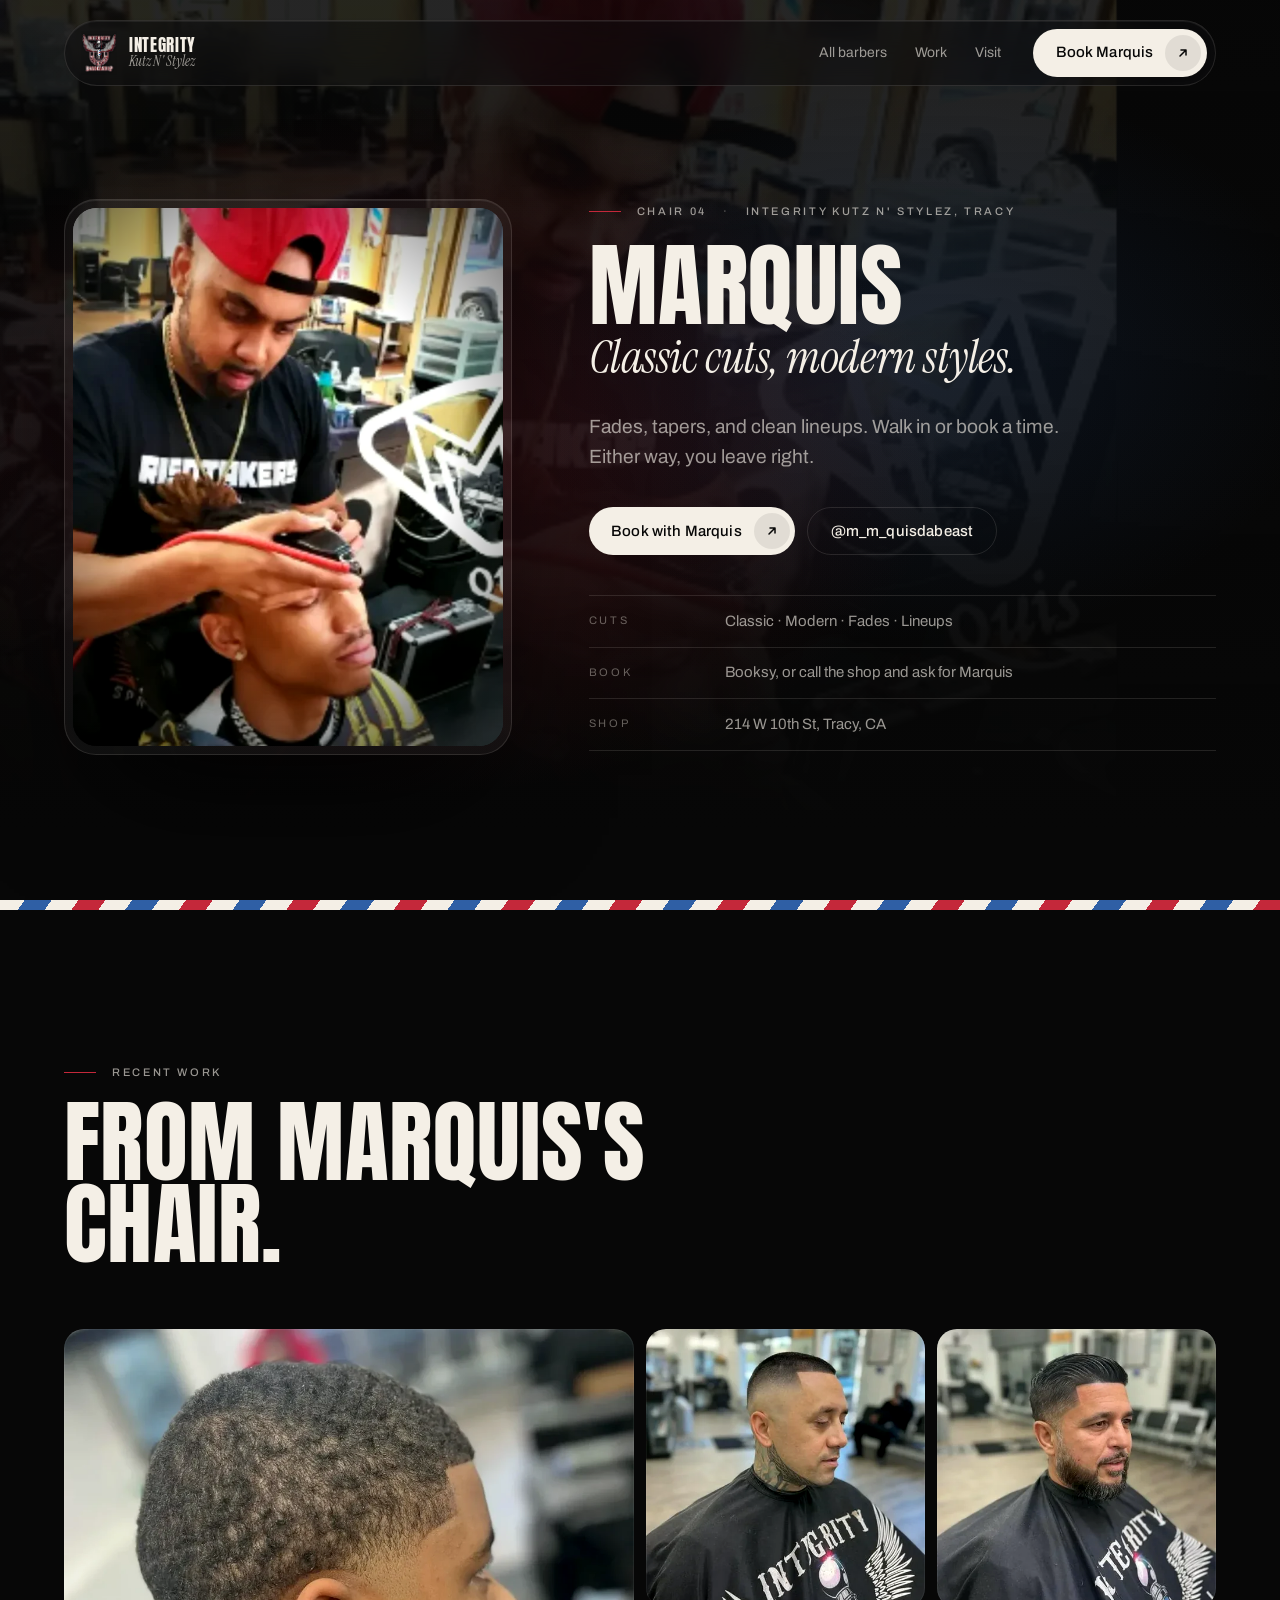
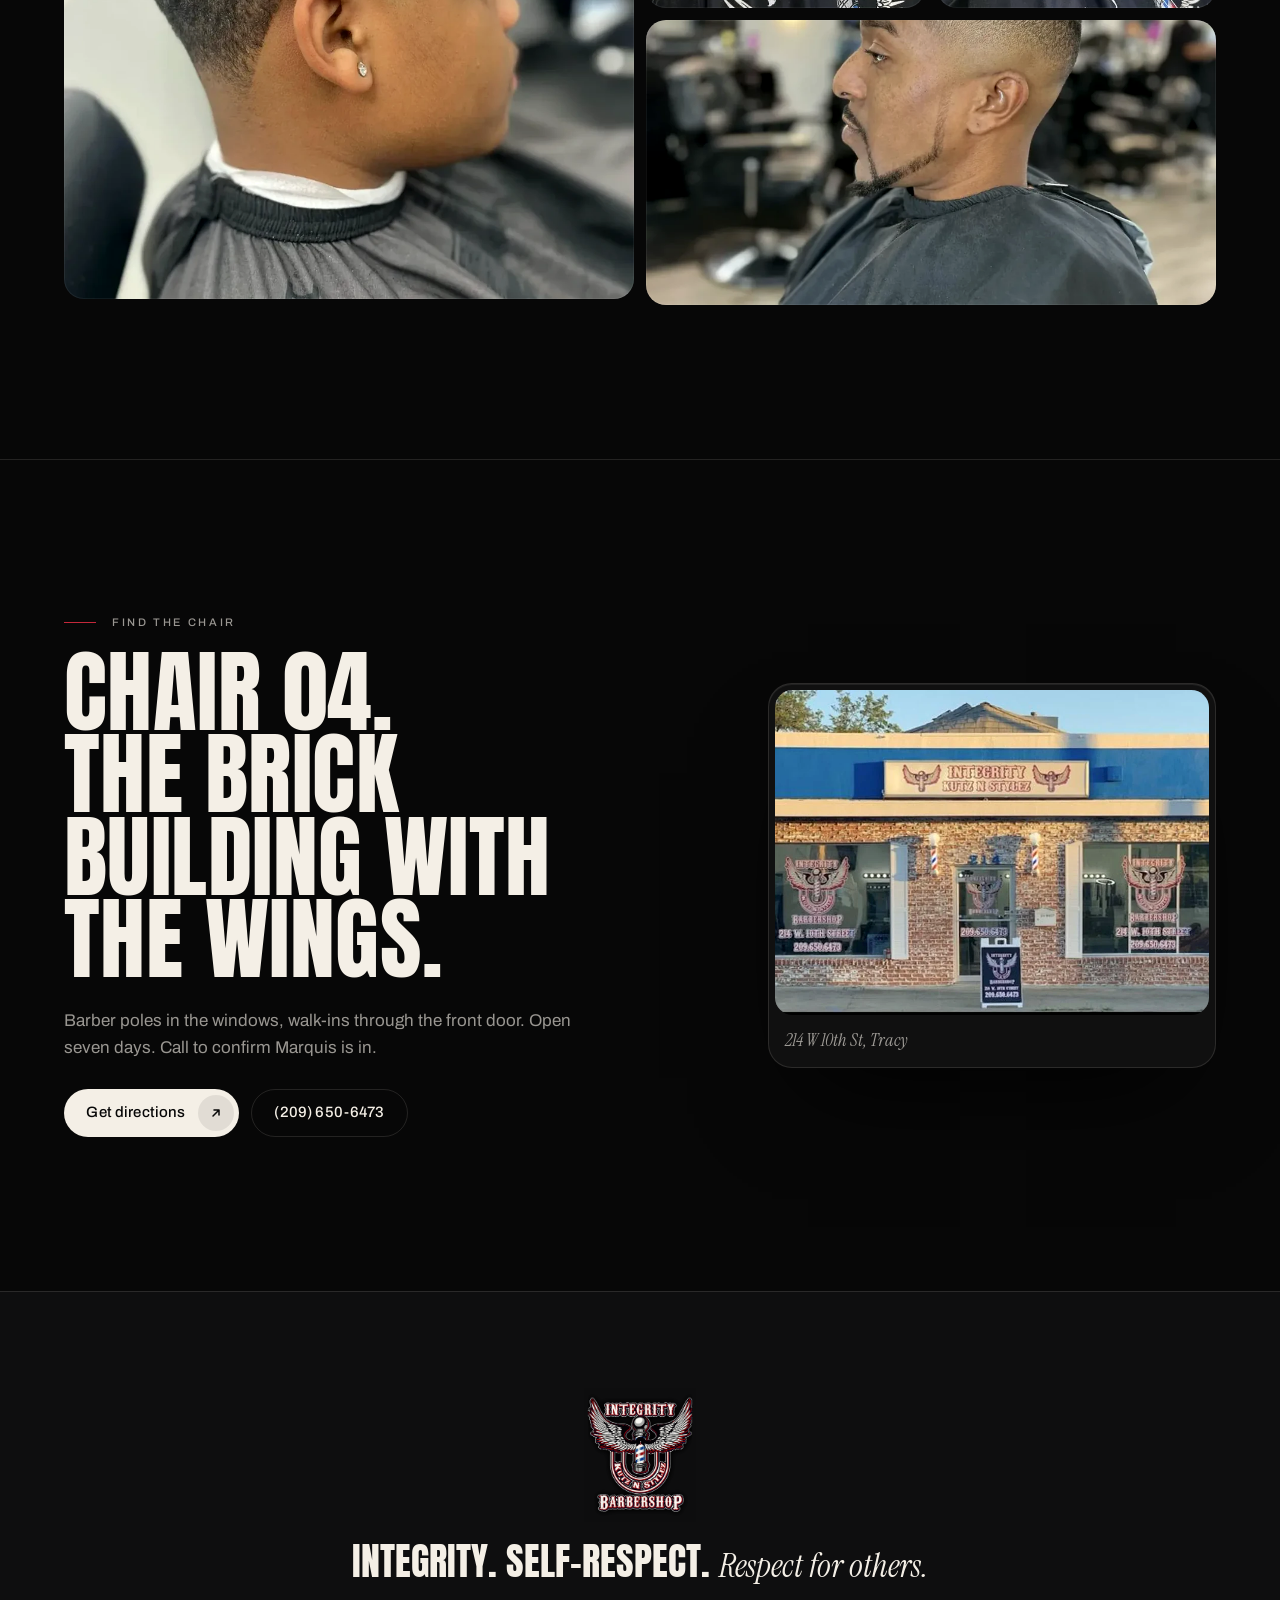
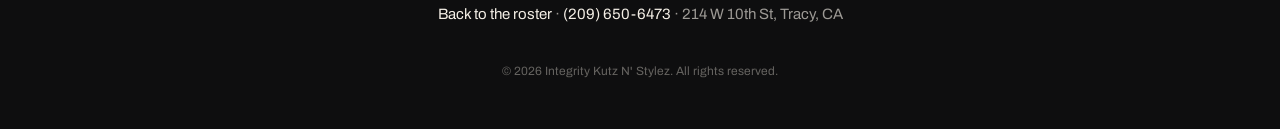
<file: site/v3/marquis.html>
<!DOCTYPE html>
<html lang="en">
<head>
<meta charset="UTF-8">
<meta name="viewport" content="width=device-width, initial-scale=1">
<title>Marquis — Barber at Integrity Kutz N' Stylez, Tracy CA</title>
<meta name="description" content="Book Marquis at Integrity Kutz N' Stylez in Tracy, California. Classic cuts, modern styles, fades. Chair 04.">
<link rel="icon" href="../assets/web/favicon-32.png" sizes="32x32">
<link rel="apple-touch-icon" href="../assets/web/favicon-180.png">
<link rel="icon" href="../assets/web/favicon-512.png" sizes="512x512">
<link rel="canonical" href="https://jabach811.github.io/integrity-kutz-block-editorial/v3/marquis.html">
<meta name="theme-color" content="#070707">
<meta property="og:type" content="website">
<meta property="og:site_name" content="Integrity Kutz N' Stylez">
<meta property="og:title" content="Book Marquis — Integrity Kutz N' Stylez">
<meta property="og:description" content="Classic cuts, modern styles, fades. Book Marquis at Integrity Kutz N' Stylez in Tracy, CA.">
<meta property="og:url" content="https://jabach811.github.io/integrity-kutz-block-editorial/v3/marquis.html">
<meta property="og:image" content="https://jabach811.github.io/integrity-kutz-block-editorial/assets/web/og-logo-1200x630.png">
<meta property="og:image:width" content="1200">
<meta property="og:image:height" content="630">
<meta property="og:image:alt" content="Integrity Kutz N' Stylez winged barber pole logo">
<meta name="twitter:card" content="summary_large_image">
<meta name="twitter:title" content="Book Marquis — Integrity Kutz N' Stylez">
<meta name="twitter:description" content="Classic cuts, modern styles, fades. Book Marquis at Integrity Kutz N' Stylez in Tracy, CA.">
<meta name="twitter:image" content="https://jabach811.github.io/integrity-kutz-block-editorial/assets/web/og-logo-1200x630.png">
<link rel="preconnect" href="https://fonts.googleapis.com">
<link rel="preconnect" href="https://fonts.gstatic.com" crossorigin>
<link href="https://fonts.googleapis.com/css2?family=Anton&family=Archivo:wdth,wght@87.5,400;87.5,500;100,400;100,500&family=Instrument+Serif:ital@0;1&display=swap" rel="stylesheet">
<link rel="stylesheet" href="v2.css">
</head>
<body>

<header class="nav" id="top">
  <a class="nav-brand" href="index.html" aria-label="Integrity Kutz N' Stylez home">
    <img src="../assets/web/logo-300.png" alt="" width="36" height="43">
    <span>Integrity<em>Kutz N' Stylez</em></span>
  </a>
  <nav class="nav-links" aria-label="Main">
    <a href="index.html#roster">All barbers</a>
    <a href="#work">Work</a>
    <a href="#visit">Visit</a>
  </nav>
  <a class="btn btn--light nav-cta" href="https://booksy.com/en-us/23151_barber-marquis_barber-shop_134740_tracy">Book Marquis<span class="btn-ic" aria-hidden="true"><svg viewBox="0 0 16 16"><path d="M5 11 11 5M6 5h5v5"/></svg></span></a>
  <button class="nav-burger" type="button" aria-label="Open menu" aria-expanded="false" aria-controls="menu"><span></span><span></span></button>
</header>

<div class="menu" id="menu" hidden>
  <nav aria-label="Mobile">
    <a href="index.html#roster" style="--i:0">All barbers</a>
    <a href="#work" style="--i:1">Work</a>
    <a href="#visit" style="--i:2">Visit</a>
    <a href="https://booksy.com/en-us/23151_barber-marquis_barber-shop_134740_tracy" style="--i:3">Book Marquis</a>
    <a href="tel:+12096506473" style="--i:4" class="menu-phone">(209) 650-6473</a>
  </nav>
</div>

<main>

<section class="hero hero--flyer">
  <img class="hero-bg" src="../assets/web/polished/marquis-portrait-960.webp"
       srcset="../assets/web/polished/marquis-portrait-480.webp 480w, ../assets/web/polished/marquis-portrait-960.webp 960w, ../assets/web/polished/marquis-portrait-1440.webp 1440w, ../assets/web/polished/marquis-portrait-2560.webp 2560w"
       sizes="100vw" alt="" aria-hidden="true" fetchpriority="high">
  <div class="hero-inner">
    <div class="hero-film">
      <img class="hero-logo" src="../assets/web/polished/marquis-portrait-960.webp"
           srcset="../assets/web/polished/marquis-portrait-480.webp 480w, ../assets/web/polished/marquis-portrait-960.webp 960w, ../assets/web/polished/marquis-portrait-1440.webp 1440w, ../assets/web/polished/marquis-portrait-2560.webp 2560w"
           sizes="(min-width: 900px) 40vw, 92vw" alt="Portrait of Marquis in the shop" fetchpriority="high">
    </div>
    <div class="hero-copy">
      <p class="eyebrow hero-eyebrow"><span>Chair 04</span><span>Integrity Kutz N' Stylez, Tracy</span></p>
      <h1 class="hero-title">
        <span class="line"><span>Marquis</span></span>
        <span class="line line--serif"><span>Classic cuts, modern styles.</span></span>
      </h1>
      <p class="hero-sub">Fades, tapers, and clean lineups. Walk in or book a time. Either way, you leave right.</p>
      <div class="hero-ctas">
        <a class="btn btn--light" href="https://booksy.com/en-us/23151_barber-marquis_barber-shop_134740_tracy">Book with Marquis<span class="btn-ic" aria-hidden="true"><svg viewBox="0 0 16 16"><path d="M5 11 11 5M6 5h5v5"/></svg></span></a>
        <a class="btn btn--ghost" href="https://www.instagram.com/m_m_quisdabeast/">@m_m_quisdabeast</a>
      </div>
      <dl class="flyer-facts">
        <div><dt>Cuts</dt><dd>Classic · Modern · Fades · Lineups</dd></div>
        <div><dt>Book</dt><dd>Booksy, or call the shop and ask for Marquis</dd></div>
        <div><dt>Shop</dt><dd>214 W 10th St, Tracy, CA</dd></div>
      </dl>
    </div>
  </div>
</section>

<div class="stripe" aria-hidden="true"></div>

<section class="work flyer-work" id="work">
  <div class="wrap">
    <p class="eyebrow reveal">Recent work</p>
    <h2 class="display reveal">From Marquis's chair.</h2>
    <div class="bento flyer-bento">
      <a class="tile tile--big reveal" href="../assets/web/polished/adult-textured-top-2560.webp" data-lightbox>
        <img src="../assets/web/polished/adult-textured-top-960.webp" srcset="../assets/web/polished/adult-textured-top-480.webp 480w, ../assets/web/polished/adult-textured-top-960.webp 960w, ../assets/web/polished/adult-textured-top-1440.webp 1440w, ../assets/web/polished/adult-textured-top-2560.webp 2560w" sizes="(min-width: 900px) 50vw, 92vw" alt="Textured top with mid fade" loading="lazy">
      </a>
      <a class="tile reveal" href="../assets/web/polished/adult-taper-2560.webp" data-lightbox>
        <img src="../assets/web/polished/adult-taper-480.webp" srcset="../assets/web/polished/adult-taper-480.webp 480w, ../assets/web/polished/adult-taper-960.webp 960w, ../assets/web/polished/adult-taper-1440.webp 1440w, ../assets/web/polished/adult-taper-2560.webp 2560w" sizes="(min-width: 900px) 25vw, 45vw" alt="Sharp taper with lineup" loading="lazy">
      </a>
      <a class="tile reveal" href="../assets/web/polished/adult-razor-lineup-2560.webp" data-lightbox>
        <img src="../assets/web/polished/adult-razor-lineup-480.webp" srcset="../assets/web/polished/adult-razor-lineup-480.webp 480w, ../assets/web/polished/adult-razor-lineup-960.webp 960w, ../assets/web/polished/adult-razor-lineup-1440.webp 1440w, ../assets/web/polished/adult-razor-lineup-2560.webp 2560w" sizes="(min-width: 900px) 25vw, 45vw" alt="Razor lineup detail" loading="lazy">
      </a>
      <a class="tile tile--wide reveal" href="../assets/web/polished/adult-low-fade-2560.webp" data-lightbox>
        <img src="../assets/web/polished/adult-low-fade-480.webp" srcset="../assets/web/polished/adult-low-fade-480.webp 480w, ../assets/web/polished/adult-low-fade-960.webp 960w, ../assets/web/polished/adult-low-fade-1440.webp 1440w, ../assets/web/polished/adult-low-fade-2560.webp 2560w" sizes="(min-width: 900px) 50vw, 92vw" alt="Clean low fade, back view" loading="lazy">
      </a>
    </div>
  </div>
</section>

<section class="visit flyer-visit" id="visit">
  <div class="wrap flyer-visit-grid">
    <div>
      <p class="eyebrow reveal">Find the chair</p>
      <h2 class="display reveal">Chair 04. <br>The brick building with the wings.</h2>
      <p class="section-note reveal">Barber poles in the windows, walk-ins through the front door. Open seven days. Call to confirm Marquis is in.</p>
      <div class="hero-ctas reveal">
        <a class="btn btn--light" href="https://www.google.com/maps/dir/?api=1&destination=214+W+10th+St,+Tracy,+CA+95376">Get directions<span class="btn-ic" aria-hidden="true"><svg viewBox="0 0 16 16"><path d="M5 11 11 5M6 5h5v5"/></svg></span></a>
        <a class="btn btn--ghost" href="tel:+12096506473">(209) 650-6473</a>
      </div>
    </div>
    <figure class="frame frame--visit reveal">
      <img src="../assets/web/polished/shop-front-960.webp" srcset="../assets/web/polished/shop-front-480.webp 480w, ../assets/web/polished/shop-front-960.webp 960w, ../assets/web/polished/shop-front-1440.webp 1440w, ../assets/web/polished/shop-front-2560.webp 2560w" sizes="(min-width: 900px) 40vw, 92vw" alt="Integrity Kutz N' Stylez storefront on W 10th St" loading="lazy">
      <figcaption>214 W 10th St, Tracy</figcaption>
    </figure>
  </div>
</section>

</main>

<footer class="foot">
  <div class="wrap foot-grid">
    <img class="foot-logo" src="../assets/web/logo-300.png" alt="Integrity Kutz N' Stylez logo" width="120" height="145">
    <p class="foot-mantra">Integrity. Self-respect. <em>Respect for others.</em></p>
    <p class="foot-line"><a href="index.html#roster">Back to the roster</a> · <a href="tel:+12096506473">(209) 650-6473</a> · 214 W 10th St, Tracy, CA</p>
    <p class="foot-fine">© 2026 Integrity Kutz N' Stylez. All rights reserved.</p>
  </div>
</footer>

<script src="v2.js"></script>
<script src="../js/lightbox.js"></script>
</body>
</html>
</file>
<file: site/css/site.css>
@font-face {
  font-family: 'Inter';
  font-style: normal;
  font-weight: 100 900;
  font-display: swap;
  src: url(../assets/fonts/inter-latin.woff2) format('woff2');
}

/* Integrity Kutz N' Stylez — editorial system per DESIGN.md (runwayml-inspired)
   Monochrome ink-on-canvas; red/blue reserved for barber-pole brand accents. */

:root {
  --canvas: #ffffff;
  --canvas-warm: #faf9f7;
  --ink: #030303;
  --ink-soft: #1a1a1a;
  --graphite: #404040;
  --slate: #676f7b;
  --stone: #939393;
  --hairline: #e7eaf0;
  --hairline-soft: #c9ccd1;
  --scrim: #0a0a0a;
  --on-dark: #ffffff;
  --on-dark-soft: #a9b0ba;
  --red: #B22234;
  --blue: #2F5FA5;
  --sans: "Inter", "Helvetica Neue", Arial, sans-serif;
  --ease-out: cubic-bezier(0.22, 1, 0.36, 1);
  --pad: clamp(1.25rem, 4vw, 3rem);
}

*, *::before, *::after { box-sizing: border-box; }

html {
  scroll-behavior: smooth;
  scroll-padding-top: 4rem;
}

body {
  margin: 0;
  font-family: var(--sans);
  font-size: 1rem;
  line-height: 1.5;
  color: var(--graphite);
  background: var(--canvas);
  overflow-x: hidden;
}

img { max-width: 100%; display: block; }

h1, h2, h3 {
  font-weight: 400;
  color: var(--ink);
  margin: 0;
}

.visually-hidden {
  position: absolute;
  width: 1px; height: 1px;
  clip-path: inset(50%);
  overflow: hidden;
  white-space: nowrap;
}

.container {
  max-width: 1280px;
  margin: 0 auto;
  padding-left: var(--pad);
  padding-right: var(--pad);
}

/* ---------- Type roles ---------- */

.display {
  font-size: clamp(2.2rem, 5vw, 3.4rem);
  line-height: 1.02;
  letter-spacing: -0.025em;
}

.eyebrow {
  margin: 0 0 0.9rem;
  font-size: 0.875rem;
  font-weight: 500;
  line-height: 1.43;
  letter-spacing: 0.06em;
  text-transform: uppercase;
  color: var(--slate);
}

.eyebrow--red { color: var(--red); }
.eyebrow--blue { color: var(--blue); }

.lead {
  font-size: 1.125rem;
  line-height: 1.55;
  color: var(--graphite);
  max-width: 56ch;
}

/* ---------- Pills ---------- */

.pill {
  display: inline-flex;
  align-items: center;
  justify-content: center;
  min-height: 44px;
  padding: 0.7rem 1.5rem;
  border-radius: 9999px;
  border: 1px solid transparent;
  font-family: var(--sans);
  font-size: 0.875rem;
  font-weight: 600;
  line-height: 1.43;
  text-decoration: none;
  cursor: pointer;
  transition: transform 150ms var(--ease-out), background-color 150ms, color 150ms, border-color 150ms;
}

.pill:active { transform: scale(0.97); }

.pill--primary { background: var(--ink); color: var(--on-dark); }
.pill--primary:hover { background: var(--graphite); }

.pill--on-dark { background: var(--on-dark); color: var(--ink); }
.pill--on-dark:hover { background: var(--hairline); }

.pill--ghost { border-color: var(--ink); color: var(--ink); background: transparent; }
.pill--ghost:hover { background: var(--ink); color: var(--on-dark); }

.pill--ghost-dark { border-color: rgba(255, 255, 255, 0.5); color: var(--on-dark); background: transparent; }
.pill--ghost-dark:hover { border-color: var(--on-dark); background: rgba(255, 255, 255, 0.08); }

/* ---------- Header ---------- */

.site-header {
  position: fixed;
  top: 0; left: 0; right: 0;
  z-index: 100;
  display: flex;
  align-items: center;
  gap: clamp(1rem, 3vw, 2.25rem);
  height: 64px;
  padding: 0 var(--pad);
  color: var(--on-dark);
  transition: background-color 250ms;
}

.site-header.is-solid { background: var(--scrim); }

.brand {
  display: flex;
  align-items: center;
  gap: 0.6rem;
  margin-right: auto;
  text-decoration: none;
  color: var(--on-dark);
}

.brand img { height: 42px; width: auto; }

.brand span {
  font-size: 0.875rem;
  font-weight: 600;
  letter-spacing: 0.02em;
}

.site-nav { display: flex; gap: clamp(0.75rem, 2vw, 1.5rem); }

.site-nav a {
  color: var(--on-dark-soft);
  text-decoration: none;
  font-size: 0.875rem;
  font-weight: 600;
  line-height: 1.43;
  padding: 0.5rem 0;
  transition: color 150ms;
}
.site-nav a:hover { color: var(--on-dark); }

@media (max-width: 640px) {
  .brand span { display: none; }
  .brand img { height: 34px; }
  .site-nav {
    gap: 0.5rem;
    overflow-x: auto;
    scrollbar-width: none;
    -webkit-overflow-scrolling: touch;
  }
  .site-nav::-webkit-scrollbar { display: none; }
  .site-nav a { font-size: 0.75rem; white-space: nowrap; }
}

/* ---------- Hero ---------- */

.hero {
  position: relative;
  isolation: isolate;
  background: var(--scrim);
  color: var(--on-dark);
  min-height: 100svh;
  display: flex;
  flex-direction: column;
  align-items: center;
  justify-content: center;
  text-align: center;
  padding: 6rem var(--pad) 4rem;
}

.hero-photo {
  position: absolute;
  inset: 0;
  z-index: -2;
  width: 100%;
  height: 100%;
  object-fit: cover;
  opacity: 0;
  animation: heroPhoto 1400ms ease 200ms forwards;
}

@keyframes heroPhoto {
  to { opacity: 1; }
}

.hero-veil {
  position: absolute;
  inset: 0;
  z-index: -1;
  background:
    radial-gradient(ellipse 70% 55% at 50% 38%, rgba(47, 95, 165, 0.14), transparent 60%),
    radial-gradient(ellipse 55% 45% at 50% 30%, rgba(178, 34, 52, 0.10), transparent 65%),
    linear-gradient(180deg, rgba(10, 10, 10, 0.68) 0%, rgba(10, 10, 10, 0.78) 55%, var(--scrim) 100%);
}

.hero-logo {
  width: clamp(200px, 30vw, 340px);
  height: auto;
  opacity: 0;
  animation: heroRise 800ms var(--ease-out) 100ms forwards;
}

.hero .eyebrow {
  color: var(--on-dark-soft);
  margin: 2rem 0 1rem;
  opacity: 0;
  animation: heroRise 700ms var(--ease-out) 300ms forwards;
}

.hero-title {
  color: var(--on-dark);
  font-size: clamp(2.4rem, 6vw, 4rem);
  line-height: 1.02;
  letter-spacing: -0.025em;
  max-width: 18ch;
  opacity: 0;
  animation: heroRise 700ms var(--ease-out) 420ms forwards;
}

.hero-sub {
  margin: 1.25rem 0 2rem;
  font-size: 1.25rem;
  line-height: 1.45;
  color: var(--on-dark-soft);
  max-width: 44ch;
  opacity: 0;
  animation: heroRise 700ms var(--ease-out) 540ms forwards;
}

.hero-ctas {
  display: flex;
  gap: 0.75rem;
  flex-wrap: wrap;
  justify-content: center;
  opacity: 0;
  animation: heroRise 700ms var(--ease-out) 660ms forwards;
}

@keyframes heroRise {
  from { opacity: 0; transform: translateY(18px); }
  to { opacity: 1; transform: none; }
}

/* animated barber-pole stripe — the one loud brand moment */
.pole-stripe {
  height: 8px;
  background: repeating-linear-gradient(
    -45deg,
    var(--red) 0 14px,
    #ffffff 14px 28px,
    var(--blue) 28px 42px,
    #ffffff 42px 56px
  );
  background-size: 200% 100%;
  animation: pole 18s linear infinite;
}

@keyframes pole {
  to { background-position-x: -158.4px; }
}

/* ---------- Ticker ---------- */

.ticker {
  border-bottom: 1px solid var(--hairline);
  background: var(--canvas);
  overflow: hidden;
  padding: 0.65rem 0;
}

.ticker-track {
  display: flex;
  width: max-content;
  white-space: nowrap;
  font-size: 0.8125rem;
  font-weight: 500;
  letter-spacing: 0.06em;
  text-transform: uppercase;
  color: var(--ink-soft);
  animation: marquee 40s linear infinite;
}

.ticker:hover .ticker-track { animation-play-state: paused; }

@keyframes marquee {
  to { transform: translateX(-50%); }
}

/* ---------- Section scaffolding ---------- */

section { padding: clamp(4rem, 9vh, 6rem) 0; }

.section-head { margin-bottom: clamp(2rem, 5vh, 3rem); }

.section-note { max-width: 52ch; margin: 1rem 0 0; color: var(--graphite); }

.reveal {
  opacity: 0;
  transform: translateY(22px);
  transition: opacity 600ms var(--ease-out), transform 600ms var(--ease-out);
}
.reveal.is-in { opacity: 1; transform: none; }

/* scripts off or failed: never leave the page blank below the hero */
html:not(.js) .reveal { opacity: 1; transform: none; transition: none; }

/* ---------- Reduced motion ---------- */

@media (prefers-reduced-motion: reduce) {
  html { scroll-behavior: auto; }
  .hero-logo, .hero .eyebrow, .hero-title, .hero-sub, .hero-ctas, .hero-photo { animation: none; opacity: 1; }
  .pole-stripe { animation: none; }
  .ticker-track { animation: none; }
  .reveal { opacity: 1; transform: none; transition: none; }
}
/* Roster trading cards — 2.5x3.5 cardstock, alternating red/blue trims */

.roster { background: var(--canvas); }

.card-grid {
  list-style: none;
  margin: 0;
  padding: 0;
  display: grid;
  grid-template-columns: repeat(auto-fill, minmax(240px, 1fr));
  gap: clamp(1.25rem, 2.5vw, 2rem);
}

/* mobile: swipeable snap carousel with edge peek */
@media (max-width: 719px) {
  .card-grid {
    display: flex;
    overflow-x: auto;
    scroll-snap-type: x mandatory;
    scroll-padding-left: var(--pad);
    gap: 1rem;
    margin: 0 calc(-1 * var(--pad));
    padding: 0.85rem var(--pad) 1.4rem;
    -webkit-overflow-scrolling: touch;
  }
  .card-grid::-webkit-scrollbar { display: none; }
  .tcard {
    flex: 0 0 min(74vw, 300px);
    scroll-snap-align: start;
  }
}

.swipe-hint {
  display: none;
  margin: 0.25rem 0 0;
  font-size: 0.8125rem;
  color: var(--stone);
}
@media (max-width: 719px) { .swipe-hint { display: block; } }

.roster-anyone {
  margin: 1.5rem 0 0;
  font-size: 0.9375rem;
  color: var(--graphite);
}
.roster-anyone a { color: var(--ink); text-underline-offset: 3px; }

/* ---------- Card shell ---------- */

.tcard {
  perspective: 1400px;
  position: relative;
}

.tcard:hover,
.tcard.is-flipped { z-index: 5; }

.tcard-inner {
  position: relative;
  aspect-ratio: 5 / 7;
  transform-style: preserve-3d;
  transition: transform 600ms var(--ease-out);
}

.tcard.is-flipped .tcard-inner { transform: rotateY(180deg) scale(1.08); }

.tcard-face {
  position: absolute;
  inset: 0;
  backface-visibility: hidden;
  border-radius: 14px;
  background: var(--canvas);
  border: 1px solid var(--hairline-soft);
  box-shadow: 0 1px 2px rgba(3, 3, 3, 0.06), 0 8px 24px rgba(3, 3, 3, 0.08);
  display: flex;
  flex-direction: column;
  overflow: hidden;
}

/* hover: lift + foil sheen (front only, pointer devices) */
@media (hover: hover) {
  .tcard:not(.is-flipped):hover .tcard-inner {
    transform: translateY(-8px) scale(1.08) rotateX(1deg) rotateY(-1.5deg);
  }
  .tcard:not(.is-flipped):hover .tcard-face--front {
    box-shadow: 0 2px 4px rgba(3, 3, 3, 0.08), 0 22px 48px rgba(3, 3, 3, 0.18);
  }
}

.tcard.is-flipped .tcard-face--back {
  box-shadow: 0 2px 4px rgba(3, 3, 3, 0.08), 0 22px 48px rgba(3, 3, 3, 0.18);
}

.tcard-sheen {
  position: absolute;
  inset: 0;
  pointer-events: none;
  z-index: 3;
  background: linear-gradient(115deg, transparent 38%, rgba(255, 255, 255, 0.35) 48%, rgba(255, 255, 255, 0.08) 52%, transparent 62%);
  background-size: 260% 100%;
  background-position-x: 120%;
  border-radius: 14px;
}

@media (hover: hover) {
  .tcard:not(.is-flipped):hover .tcard-sheen {
    animation: sheen 900ms var(--ease-out) forwards;
  }
}

@keyframes sheen {
  to { background-position-x: -60%; }
}

/* ---------- Front ---------- */

.tcard-face--front { padding: 9px 9px 0; }

.tcard-photo {
  position: relative;
  flex: 1;
  min-height: 0;
  border-radius: 8px;
  overflow: hidden;
  background: var(--hairline);
}

.tcard-photo img {
  width: 100%;
  height: 100%;
  object-fit: cover;
}

.tcard-topline {
  position: absolute;
  top: 0; left: 0; right: 0;
  z-index: 2;
  display: flex;
  justify-content: space-between;
  align-items: center;
  padding: 0.5rem 0.65rem;
  font-size: 0.6875rem;
  font-weight: 450;
  letter-spacing: 0.04em;
  text-transform: uppercase;
  color: #ffffff;
  background: linear-gradient(rgba(3, 3, 3, 0.55), transparent);
}


.tcard-num { font-weight: 600; color: rgba(255, 255, 255, 0.85); }

.tcard-plate {
  padding: 0.6rem 0.4rem 0.75rem;
  text-align: center;
}

.tcard-plate h3 {
  font-size: 1.25rem;
  font-weight: 600;
  letter-spacing: -0.01em;
  line-height: 1.1;
}

.tcard-plate p { margin: 0.2rem 0 0; }

.plate-ig {
  font-size: 0.78rem;
  font-weight: 600;
  letter-spacing: 0.01em;
  color: var(--trim);
}

.plate-spec {
  font-size: 0.6875rem;
  font-weight: 500;
  letter-spacing: 0.08em;
  text-transform: uppercase;
  color: var(--slate);
}

/* accent trim: rule above the nameplate + № color */
.tcard-plate { border-top: 3px solid var(--trim); }
.tcard-face--front { --trim: var(--red); }
.tcard--blue .tcard-face--front { --trim: var(--blue); }

/* owner card: the only card trimmed with the barber-pole stripe itself */
.tcard--owner .tcard-plate {
  border-top: 3px solid transparent;
  border-image: repeating-linear-gradient(-45deg, var(--red) 0 8px, #ffffff 8px 14px, var(--blue) 14px 22px, #ffffff 22px 28px) 3;
}

.tcard--owner .tcard-face--back {
  border-top: 4px solid transparent;
  border-image: repeating-linear-gradient(-45deg, var(--red) 0 8px, #ffffff 8px 14px, var(--blue) 14px 22px, #ffffff 22px 28px) 4;
}

.tcard--owner .tcard-num {
  color: #ffffff;
  letter-spacing: 0.06em;
}

.tcard--owner .tcard-back-name span { color: var(--ink-soft); }

/* flip affordance */
.tcard-flip {
  position: absolute;
  right: 0.65rem;
  bottom: 3.6rem;
  z-index: 4;
  width: 44px;
  height: 44px;
  border-radius: 9999px;
  border: 1px solid var(--hairline-soft);
  background: var(--canvas);
  color: var(--ink);
  font-size: 1rem;
  cursor: pointer;
  display: flex;
  align-items: center;
  justify-content: center;
  transition: background-color 150ms, transform 150ms var(--ease-out);
}
.tcard-flip:hover { background: var(--hairline); }
.tcard-flip:focus-visible { outline: 2px solid var(--blue); outline-offset: 2px; }

/* ---------- Back ---------- */

.tcard-face--back {
  transform: rotateY(180deg);
  background: var(--canvas-warm);
  padding: 0.8rem 0.85rem;
  gap: 0.45rem;
  border-top: 4px solid var(--red);
}
.tcard--blue .tcard-face--back { border-top-color: var(--blue); }

.tcard-back-head {
  display: flex;
  align-items: center;
  gap: 0.55rem;
  padding-bottom: 0.45rem;
  border-bottom: 1px solid var(--hairline);
}

.tcard-back-head img { height: 24px; width: auto; }

.tcard-back-head .tcard-brandline {
  font-size: 0.5938rem;
  font-weight: 450;
  letter-spacing: 0.08em;
  text-transform: uppercase;
  color: var(--stone);
  line-height: 1.3;
  white-space: nowrap;
}

.tcard-back-head .tcard-serial {
  margin-left: auto;
  font-size: 0.75rem;
  font-weight: 600;
  font-variant-numeric: tabular-nums;
  color: var(--slate);
}

.tcard-back-name {
  display: flex;
  align-items: baseline;
  justify-content: space-between;
}

.tcard-back-name h3 {
  font-size: 1.1rem;
  font-weight: 600;
  letter-spacing: -0.01em;
}

.tcard-back-name span {
  font-size: 0.7rem;
  font-weight: 600;
  letter-spacing: 0.02em;
  color: var(--red);
}
.tcard--blue .tcard-back-name span { color: var(--blue); }

.tcard-stats {
  margin: 0;
  display: grid;
  gap: 0;
}

.tcard-stats > div {
  display: flex;
  justify-content: space-between;
  align-items: baseline;
  gap: 0.75rem;
  padding: 0.26rem 0;
  border-bottom: 1px solid var(--hairline);
}

.tcard-stats dt {
  font-size: 0.5625rem;
  font-weight: 450;
  letter-spacing: 0.1em;
  text-transform: uppercase;
  color: var(--stone);
  white-space: nowrap;
}

.tcard-stats dd {
  margin: 0;
  font-size: 0.66rem;
  font-weight: 500;
  color: var(--ink-soft);
  text-align: right;
  line-height: 1.35;
}

.tcard-stats dd a {
  color: var(--blue);
  font-weight: 600;
  text-decoration: none;
}
.tcard-stats dd a:hover { text-decoration: underline; }

.tcard-bio {
  margin: 0;
  flex: 1;
  min-height: 0;
  overflow-y: auto;
  font-size: 0.65rem;
  line-height: 1.4;
  color: var(--graphite);
}

.tcard-face--back .pill {
  width: 100%;
  min-height: 36px;
  font-size: 0.75rem;
  padding: 0.5rem 1rem;
}

.tcard-face--back .tcard-flip {
  position: static;
  width: auto;
  height: auto;
  min-height: 32px;
  border: 0;
  background: transparent;
  color: var(--slate);
  font-size: 0.72rem;
  font-weight: 600;
  align-self: center;
  padding: 0.15rem 0.5rem;
}
.tcard-face--back .tcard-flip:hover { color: var(--ink); background: transparent; }

/* stagger on scroll reveal */
.card-grid .tcard { transition-delay: calc(var(--i, 0) * 70ms); }

/* no-JS: show fronts and a plain link list; hide flip UI */
html:not(.js) .tcard-flip { display: none; }
.roster-fallback { display: none; }
html:not(.js) .roster-fallback {
  display: block;
  columns: 2;
  margin-top: 2rem;
}
html:not(.js) .roster-fallback a { color: var(--ink); }

/* ---------- Reduced motion ---------- */

@media (prefers-reduced-motion: reduce) {
  .tcard-inner { transition: none; transform-style: flat; }
  .tcard.is-flipped .tcard-inner,
  .tcard:hover .tcard-inner { transform: none; }
  .tcard-sheen { display: none; }
  .tcard-face { transition: opacity 150ms; }
  .tcard-face--back { transform: none; opacity: 0; pointer-events: none; }
  .tcard.is-flipped .tcard-face--back { opacity: 1; pointer-events: auto; }
  .tcard.is-flipped .tcard-face--front { opacity: 0; pointer-events: none; }
  .card-grid .tcard { transition-delay: 0ms; }
}
/* Work gallery — editorial system per DESIGN.md */

.work-grid {
  display: grid;
  grid-template-columns: repeat(2, 1fr);
  gap: 1rem;
}

.work-tile {
  display: block;
  overflow: hidden;
  aspect-ratio: 1 / 1;
  border-radius: 8px;
  background: var(--hairline);
}

.tile-lg,
.tile-wide {
  grid-column: span 2;
}

.work-tile img {
  width: 100%;
  height: 100%;
  object-fit: cover;
  transform: scale(1);
  transition: transform 400ms var(--ease-out);
}

.work-tile:hover img,
.work-tile:focus-visible img {
  transform: scale(1.03);
}

@media (min-width: 900px) {
  .work-grid {
    grid-template-columns: repeat(4, 1fr);
  }

  .tile-lg {
    grid-column: span 2;
    grid-row: span 2;
    aspect-ratio: auto;
  }

  .tile-wide {
    grid-column: span 2;
    aspect-ratio: 2 / 1;
  }
}

@media (prefers-reduced-motion: reduce) {
  .work-tile img {
    transition: none;
  }

  .work-tile:hover img,
  .work-tile:focus-visible img {
    transform: none;
  }
}
/* ---------- Kids ---------- */

.kids-grid {
  display: grid;
  grid-template-columns: 1fr;
  gap: 1rem;
}

.kids-grid .work-tile {
  aspect-ratio: 3 / 4;
}

.kids-cta {
  display: flex;
  flex-wrap: wrap;
  gap: 0.75rem;
  margin-top: 1.75rem;
}

@media (min-width: 900px) {
  .kids-grid {
    grid-template-columns: repeat(3, 1fr);
  }
}

/* Secondary sections — editorial system per DESIGN.md: .shop, .visit, .site-footer */

/* ---------- Shop ---------- */

.shop {
  background: var(--canvas);
  border-top: 1px solid var(--hairline);
}

.shop-split {
  display: grid;
  grid-template-columns: 1fr;
  gap: clamp(2rem, 5vw, 3.5rem);
  align-items: center;
}

.shop-media {
  order: -1;
}

.shop-media img {
  width: 100%;
  aspect-ratio: 4 / 3;
  object-fit: cover;
  border-radius: 16px;
}

.shop-copy .lead + .lead {
  margin-top: 1rem;
}

@media (min-width: 900px) {
  .shop-split {
    grid-template-columns: 5fr 7fr;
  }

  .shop-media {
    order: 0;
  }
}

/* ---------- Visit ---------- */

.visit {
  background: var(--canvas);
}

.visit-panel {
  display: grid;
  grid-template-columns: 1fr;
  gap: 2rem;
  background: var(--scrim);
  border-radius: 16px;
  padding: clamp(2rem, 5vw, 3.5rem);
  color: var(--on-dark);
}

/* red eyebrow lightened for AA on the dark panel */
.visit-panel .eyebrow--red {
  color: #d4596a;
}

.visit-line {
  margin: 0;
  font-size: 1.05rem;
  line-height: 1.5;
  color: var(--on-dark);
}

.visit-phone {
  display: inline-block;
  font-size: clamp(1.5rem, 4vw, 2rem);
  font-weight: 600;
  letter-spacing: -0.02em;
  color: var(--on-dark);
  text-decoration: none;
  transition: color 150ms var(--ease-out);
}

.visit-phone:hover {
  color: var(--on-dark-soft);
}

.visit-meta {
  margin: 0;
  font-size: 0.875rem;
  color: var(--on-dark-soft);
}

.visit-block .pill {
  margin-top: 1.25rem;
}

@media (min-width: 900px) {
  .visit-panel {
    grid-template-columns: repeat(3, 1fr);
  }
}

.visit-map {
  margin-top: clamp(1.5rem, 4vw, 2.5rem);
  border-radius: 16px;
  overflow: hidden;
  background: var(--hairline);
}

.visit-map iframe {
  display: block;
  width: 100%;
  height: clamp(260px, 38vw, 400px);
  border: 0;
}

/* ---------- Footer ---------- */

.site-footer {
  background: #030303;
  color: var(--on-dark-soft);
  text-align: center;
  padding: 4rem 0;
}

.footer-logo {
  height: 72px;
  width: auto;
  margin: 0 auto 1.25rem;
}

.site-footer p {
  margin: 0;
  font-size: 1rem;
}

.site-footer a { color: var(--on-dark); text-underline-offset: 3px; }

.footer-fine {
  font-size: 0.8125rem;
  color: var(--stone);
  margin-top: 1.5rem;
}

/* team photo */
.visit-media {
  margin-bottom: clamp(1.5rem, 4vw, 2.5rem);
}

.visit-media img {
  display: block;
  width: 100%;
  aspect-ratio: 1 / 1;
  object-fit: cover;
  object-position: center 58%;
  border-radius: 16px;
  background: var(--hairline);
}
</file>
<file: site/v3/v2.css>
:root {
  --black: #070707;
  --black-2: #0e0e0f;
  --black-3: #161618;
  --paper: #f4efe6;
  --paper-dim: rgba(244, 239, 230, 0.62);
  --paper-mute: rgba(244, 239, 230, 0.38);
  --hair: rgba(244, 239, 230, 0.12);
  --red: #c4283a;
  --blue: #2f5fa5;
  --display: 'Anton', 'Impact', sans-serif;
  --serif: 'Instrument Serif', Georgia, serif;
  --sans: 'Archivo', 'Segoe UI', sans-serif;
  --ease: cubic-bezier(0.32, 0.72, 0, 1);
  --ease-out: cubic-bezier(0.16, 1, 0.3, 1);
  --pad: clamp(1.25rem, 5vw, 4rem);
}

*, *::before, *::after { box-sizing: border-box; }
html { scroll-behavior: smooth; -webkit-text-size-adjust: 100%; }
body {
  margin: 0;
  background: var(--black);
  color: var(--paper);
  font-family: var(--sans);
  font-size: 1.0625rem;
  line-height: 1.55;
  font-variation-settings: 'wdth' 100;
  -webkit-font-smoothing: antialiased;
  overflow-x: hidden;
}
img, video { display: block; max-width: 100%; }
a { color: inherit; }
h1, h2, h3, p, ul, ol, dl, figure, blockquote { margin: 0; }
ul, ol { padding: 0; list-style: none; }
button { font: inherit; color: inherit; }

.wrap { width: min(100% - 2 * var(--pad), 82rem); margin-inline: auto; }

/* ---------- type ---------- */
.eyebrow {
  font-size: 0.6875rem; font-weight: 500; letter-spacing: 0.24em; text-transform: uppercase;
  color: var(--paper-dim);
  display: flex; gap: 1rem; align-items: center;
}
.eyebrow::before { content: ""; width: 2rem; height: 1px; background: var(--red); flex: none; }
.display {
  font-family: var(--display);
  font-weight: 400;
  font-size: clamp(2.75rem, 7vw, 6.5rem);
  line-height: 0.92;
  letter-spacing: 0.005em;
  text-transform: uppercase;
  margin-top: 1.25rem;
  max-width: 14ch;
}
.lead { font-size: clamp(1.0625rem, 1.4vw, 1.25rem); color: var(--paper-dim); max-width: 38rem; }
.section-note { color: var(--paper-dim); max-width: 34rem; }
.section-note a { color: var(--paper); text-underline-offset: 0.2em; }

/* ---------- buttons ---------- */
.btn {
  display: inline-flex; align-items: center; gap: 0.75rem;
  padding: 0.35rem 0.35rem 0.35rem 1.4rem;
  border-radius: 999px; text-decoration: none;
  font-size: 0.9375rem; font-weight: 500; letter-spacing: 0.01em;
  transition: transform 0.5s var(--ease), background-color 0.5s var(--ease), color 0.5s var(--ease);
  min-height: 3rem;
}
.btn:active { transform: scale(0.97); }
.btn--light { background: var(--paper); color: var(--black); }
.btn--light:hover { background: #fff; }
.btn--ghost { border: 1px solid var(--hair); padding: 0.35rem 1.4rem; }
.btn--ghost:hover { border-color: rgba(244,239,230,0.4); }
.btn--sm { min-height: 2.5rem; font-size: 0.875rem; padding-left: 1.1rem; }
.btn-ic {
  width: 2.25rem; height: 2.25rem; border-radius: 999px;
  display: grid; place-items: center;
  background: rgba(7,7,7,0.08); font-size: 1rem;
  transition: transform 0.5s var(--ease);
}
.btn--sm .btn-ic { width: 1.8rem; height: 1.8rem; font-size: 0.875rem; }
.btn:hover .btn-ic { transform: translate(2px, -2px) scale(1.06); }
.btn-ic svg, .reel-btn svg { width: 1rem; height: 1rem; fill: none; stroke: currentColor; stroke-width: 1.5; stroke-linecap: round; stroke-linejoin: round; }
.btn--sm .btn-ic svg { width: 0.875rem; height: 0.875rem; }

/* ---------- nav ---------- */
.nav {
  position: fixed; top: 1.25rem; left: 50%; transform: translateX(-50%);
  z-index: 50; width: min(100% - 2rem, 72rem);
  display: flex; align-items: center; gap: 2rem;
  padding: 0.5rem 0.5rem 0.5rem 1rem;
  border-radius: 999px;
  background: rgba(14,14,15,0.55);
  backdrop-filter: blur(18px) saturate(140%);
  -webkit-backdrop-filter: blur(18px) saturate(140%);
  border: 1px solid var(--hair);
  box-shadow: inset 0 1px 0 rgba(255,255,255,0.06);
  transition: transform 0.8s var(--ease), opacity 0.8s var(--ease);
}
.nav-brand { display: flex; align-items: center; gap: 0.75rem; text-decoration: none; margin-right: auto; }
.nav-brand img { width: 2.25rem; height: auto; }
.nav-brand span {
  font-family: var(--display); font-size: 1.05rem; letter-spacing: 0.04em; text-transform: uppercase; line-height: 1;
  display: flex; flex-direction: column;
}
.nav-brand em { font-family: var(--serif); font-style: italic; font-size: 0.9rem; letter-spacing: 0; text-transform: none; color: var(--paper-dim); }
.nav-links { display: flex; gap: 1.75rem; }
.nav-links a { text-decoration: none; font-size: 0.875rem; color: var(--paper-dim); transition: color 0.4s var(--ease); }
.nav-links a:hover { color: var(--paper); }
.nav-burger {
  display: none; width: 3rem; height: 3rem; border: 0; border-radius: 999px; background: var(--paper);
  position: relative; cursor: pointer;
}
.nav-burger span {
  position: absolute; left: 1rem; width: 1rem; height: 1.5px; background: var(--black);
  transition: transform 0.6s var(--ease), top 0.6s var(--ease);
}
.nav-burger span:first-child { top: calc(50% - 4px); }
.nav-burger span:last-child { top: calc(50% + 3px); }
.nav-burger[aria-expanded="true"] span:first-child { top: 50%; transform: rotate(45deg); }
.nav-burger[aria-expanded="true"] span:last-child { top: 50%; transform: rotate(-45deg); }

.menu[hidden] { display: none; }
.menu {
  position: fixed; inset: 0; z-index: 45;
  background: rgba(7,7,7,0.86);
  backdrop-filter: blur(28px); -webkit-backdrop-filter: blur(28px);
  display: grid; place-items: center;
  opacity: 0; transition: opacity 0.6s var(--ease);
}
.menu.is-on { opacity: 1; }
.menu nav { display: flex; flex-direction: column; gap: 0.5rem; text-align: center; }
.menu a {
  font-family: var(--display); font-size: clamp(2.5rem, 12vw, 4rem); text-transform: uppercase; text-decoration: none; line-height: 1;
  opacity: 0; transform: translateY(2.5rem);
  transition: opacity 0.8s var(--ease), transform 0.8s var(--ease);
  transition-delay: calc(0.08s + var(--i) * 0.06s);
}
.menu.is-on a { opacity: 1; transform: none; }
.menu-phone { font-family: var(--serif) !important; font-style: italic; text-transform: none !important; color: var(--paper-dim); font-size: 1.5rem !important; margin-top: 1.5rem; }

/* ---------- hero ---------- */
.hero {
  position: relative; min-height: 100dvh; display: grid; align-items: center;
  padding: clamp(6rem, 14vh, 9rem) 0 clamp(4rem, 8vh, 6rem);
  overflow: hidden; isolation: isolate;
}
.hero-bg {
  position: absolute; inset: 0; width: 100%; height: 100%; object-fit: cover; z-index: -2;
  opacity: 0.22; filter: saturate(0.66) contrast(1.12) brightness(1.015);
  transform: scale(1.12);
  animation: drift 26s var(--ease-out) forwards;
}
@keyframes drift { to { transform: scale(1.0); } }
.hero::before {
  content: ""; position: absolute; inset: 0; z-index: -1;
  background:
    radial-gradient(60% 55% at 32% 50%, rgba(196,40,58,0.18), transparent 70%),
    radial-gradient(45% 45% at 72% 40%, rgba(47,95,165,0.16), transparent 70%),
    linear-gradient(180deg, rgba(7,7,7,0.2), var(--black) 92%);
}
.hero-inner {
  width: min(100% - 2 * var(--pad), 82rem); margin-inline: auto;
  display: grid; grid-template-columns: minmax(0, 5fr) minmax(0, 7fr);
  gap: clamp(2rem, 6vw, 6rem); align-items: center;
}
.hero-film {
  position: relative;
  border-radius: 2rem; padding: 0.5rem;
  background: rgba(255,255,255,0.04);
  border: 1px solid var(--hair);
  box-shadow: 0 60px 120px -40px rgba(0,0,0,0.9), inset 0 1px 0 rgba(255,255,255,0.08);
  opacity: 0; transform: translateY(2rem) scale(0.96);
  animation: rise 0.9s var(--ease) 0.1s forwards;
}
.hero-logo {
  width: 100%; aspect-ratio: 864 / 1040; border-radius: 1.5rem;
  background: #000; object-fit: cover;
  box-shadow: inset 0 0 0 1px rgba(255,255,255,0.05);
}
.hero-film::after {
  content: ""; position: absolute; inset: 0.5rem; border-radius: 1.5rem; pointer-events: none;
  background: radial-gradient(70% 60% at 50% 45%, transparent 55%, rgba(0,0,0,0.55) 100%);
}
.hero-copy { min-width: 0; }
.hero-eyebrow { flex-wrap: wrap; row-gap: 0.4rem; opacity: 0; animation: fade 0.6s var(--ease) 0.15s forwards; }
.hero-eyebrow span + span::before { content: "·"; margin-right: 1rem; color: var(--paper-mute); }
.hero-title {
  font-family: var(--display); font-weight: 400; text-transform: uppercase;
  font-size: clamp(3rem, 7.2vw, 8rem); line-height: 0.9; white-space: nowrap; letter-spacing: 0.005em;
  margin-top: 1.5rem;
}
.hero-title .line { display: block; overflow: hidden; padding-bottom: 0.06em; }
.hero-title .line > span {
  display: block; transform: translateY(110%);
  animation: up 0.9s var(--ease) forwards;
}
.hero-title .line:nth-child(1) > span { animation-delay: 0.15s; }
.hero-title .line:nth-child(2) > span { animation-delay: 0.24s; }
.hero-title .line:nth-child(3) > span { animation-delay: 0.33s; }
.hero-title .line--serif { font-family: var(--serif); font-style: italic; text-transform: none; font-size: 0.78em; color: var(--paper); letter-spacing: -0.01em; }
.hero-sub {
  margin-top: 1.75rem; max-width: 30rem; color: var(--paper-dim);
  font-size: clamp(1.0625rem, 1.5vw, 1.25rem);
  opacity: 0; animation: fade 0.6s var(--ease) 0.5s forwards;
}
.hero-ctas { display: flex; flex-wrap: wrap; gap: 0.75rem; margin-top: 2.25rem; }
.hero .hero-ctas { opacity: 0; animation: fade 0.6s var(--ease) 0.6s forwards; }
.hero-scroll {
  position: absolute; bottom: 1.5rem; left: 50%; transform: translateX(-50%);
  font-size: 0.625rem; letter-spacing: 0.3em; text-transform: uppercase; color: var(--paper-mute);
  padding-bottom: 2.5rem; opacity: 0; animation: fade 0.6s var(--ease) 1s forwards;
}
.hero-scroll::after {
  content: ""; position: absolute; left: 50%; bottom: 0; width: 1px; height: 2rem;
  background: linear-gradient(var(--paper-mute), transparent);
  animation: drop 2.2s var(--ease) infinite;
}
@keyframes drop { 0% { transform: scaleY(0); transform-origin: top; } 50% { transform: scaleY(1); transform-origin: top; } 51% { transform-origin: bottom; } 100% { transform: scaleY(0); transform-origin: bottom; } }
@keyframes up { to { transform: none; } }
@keyframes fade { to { opacity: 1; } }
@keyframes rise { to { opacity: 1; transform: none; } }

/* ---------- stripe ---------- */
.stripe {
  height: 10px;
  background: repeating-linear-gradient(-55deg, var(--red) 0 22px, var(--paper) 22px 44px, var(--blue) 44px 66px, var(--paper) 66px 88px);
}

/* ---------- code ---------- */
.code { padding: clamp(6rem, 12vw, 11rem) 0; }
.rules {
  margin-top: clamp(3rem, 6vw, 5rem);
  display: grid; grid-template-columns: repeat(3, minmax(0, 1fr)); gap: 1px;
  background: var(--hair);
  border-block: 1px solid var(--hair);
}
.rule {
  background: var(--black); padding: clamp(2rem, 3.5vw, 3.5rem) clamp(1.25rem, 2.5vw, 2.5rem) clamp(2.5rem, 4vw, 4rem) 0;
  padding-left: clamp(1.25rem, 2.5vw, 2.5rem);
}
.rule:first-child { padding-left: 0; }
.rule-num { font-family: var(--serif); font-style: italic; font-size: 1.25rem; color: var(--red); }
.rule h3 { font-family: var(--display); font-size: clamp(2rem, 3.4vw, 3.25rem); text-transform: uppercase; font-weight: 400; line-height: 1; margin-top: 1.25rem; }
.rule-serif { font-family: var(--serif); font-style: italic; font-size: clamp(1.375rem, 2vw, 1.75rem); line-height: 1.2; margin-top: 1.25rem; }
.rule p:last-child { margin-top: 1.25rem; color: var(--paper-dim); max-width: 30rem; }

/* ---------- community ---------- */
.community { padding-bottom: clamp(6rem, 12vw, 11rem); }
.film { position: relative; overflow: hidden; background: var(--black-2); }
.film img {
  width: 100%; aspect-ratio: 21 / 9; object-fit: cover; object-position: 50% 62%;
  filter: saturate(0.92) contrast(1.075) brightness(1.01);
  transform: scale(1.06); transition: transform 2.4s var(--ease-out);
}

.film.is-in img { transform: none; }
.film::before, .film::after {
  content: ""; position: absolute; left: 0; right: 0; height: 6vw; max-height: 5rem; background: var(--black); z-index: 1;
}
.film::before { top: 0; } .film::after { bottom: 0; }
.film figcaption {
  position: absolute; left: var(--pad); right: var(--pad); bottom: calc(min(6vw, 5rem) + 1.25rem); z-index: 2;
  display: flex; justify-content: space-between; gap: 1rem;
  font-size: 0.6875rem; letter-spacing: 0.24em; text-transform: uppercase; color: var(--paper-dim);
  text-shadow: 0 1px 12px rgba(0,0,0,0.8);
}
.community-grid {
  display: grid; grid-template-columns: minmax(0, 7fr) minmax(0, 5fr); gap: clamp(3rem, 7vw, 8rem);
  padding-top: clamp(4rem, 8vw, 7rem); align-items: start;
}
.community-copy .lead { margin-top: 1.75rem; }
.community-stack { position: relative; display: grid; gap: 2rem; padding-top: 2rem; }
.frame {
  border-radius: 1.5rem; padding: 0.4rem;
  background: rgba(255,255,255,0.04); border: 1px solid var(--hair);
  box-shadow: 0 50px 100px -40px rgba(0,0,0,0.9), inset 0 1px 0 rgba(255,255,255,0.07);
  transform: rotate(var(--rot, 0deg));
  transition: transform 1.2s var(--ease), opacity 1.2s var(--ease), filter 1.2s var(--ease);
}
.frame img { border-radius: 1.1rem; width: 100%; aspect-ratio: 4 / 5; object-fit: cover; filter: contrast(1.035) saturate(1.045) brightness(1.008); }
.frame figcaption { font-family: var(--serif); font-style: italic; font-size: 1.1rem; color: var(--paper-dim); padding: 0.75rem 0.6rem 0.4rem; }
.community-stack .frame:nth-child(2) { margin-top: -1.5rem; margin-left: 3rem; }

/* ---------- roster ---------- */
.roster { padding: clamp(6rem, 12vw, 11rem) 0; border-top: 1px solid var(--hair); background: var(--black-2); }
.roster-head { display: flex; justify-content: space-between; align-items: end; gap: 3rem; flex-wrap: wrap; }
.roster-head .section-note { margin-bottom: 0.5rem; }
.reel-wrap { position: relative; margin-top: clamp(3rem, 5vw, 4.5rem); }
.reel {
  display: flex; gap: 1.25rem;
  overflow-x: auto; scroll-snap-type: x mandatory; scrollbar-width: none;
  padding: 0.5rem var(--pad) 1rem;
  scroll-padding-inline: var(--pad);
}
.reel::-webkit-scrollbar { display: none; }
.card {
  flex: 0 0 clamp(16rem, 24vw, 20rem); scroll-snap-align: start;
  border-radius: 1.5rem; padding: 0.4rem;
  background: rgba(255,255,255,0.04); border: 1px solid var(--hair);
  box-shadow: inset 0 1px 0 rgba(255,255,255,0.06);
  transition: transform 0.7s var(--ease);
  display: flex; flex-direction: column;
}
.card:hover { transform: translateY(-6px); }
.card img {
  width: 100%; aspect-ratio: 4 / 5; object-fit: cover; object-position: 50% 20%; border-radius: 1.1rem;
  filter: saturate(0.96) contrast(1.035) brightness(1.008); transition: filter 0.7s var(--ease);
}
.card:hover img { filter: saturate(1.07) contrast(1.05) brightness(1.012); }
.card-body { flex: 1; display: flex; flex-direction: column; align-items: flex-start; padding: 1.1rem 0.75rem 0.75rem; }
.card-num { font-family: var(--serif); font-style: italic; color: var(--red); font-size: 1rem; }
.card h3 { font-family: var(--display); font-size: 1.85rem; text-transform: uppercase; font-weight: 400; line-height: 1; margin-top: 0.4rem; }
.card-body p { font-size: 0.8125rem; color: var(--paper-dim); margin-top: 0.5rem; min-height: 2.5em; }
.card-actions { display: flex; align-items: center; gap: 0.75rem; margin-top: auto; padding-top: 1rem; }
.card-ig { display: inline-flex; align-items: center; gap: 0.45rem; margin-top: 0.6rem; font-size: 1rem; font-weight: 500; color: var(--paper); text-decoration: none; }
.card-ig svg { width: 1.15rem; height: 1.15rem; flex: none; fill: none; stroke: currentColor; stroke-width: 2; }
.card-ig:hover { color: var(--red); }
.reel-nav { display: flex; gap: 0.5rem; justify-content: end; padding: 0.5rem var(--pad) 0; }
.reel-btn {
  display: grid; place-items: center; color: var(--paper);
  width: 3rem; height: 3rem; border-radius: 999px; border: 1px solid var(--hair); background: transparent;
  cursor: pointer; transition: background-color 0.5s var(--ease), transform 0.5s var(--ease);
}
.reel-btn:hover { background: var(--paper); color: var(--black); }
.reel-btn:active { transform: scale(0.94); }

/* ---------- work ---------- */
.work { padding: clamp(6rem, 12vw, 11rem) 0; }
.bento {
  margin-top: clamp(3rem, 5vw, 4.5rem);
  display: grid; grid-template-columns: repeat(4, minmax(0, 1fr)); grid-auto-flow: dense; gap: 0.75rem;
}
.tile {
  display: block; border-radius: 1.25rem; overflow: hidden; aspect-ratio: 1;
  background: var(--black-3); position: relative;
}
.tile--big { grid-column: span 2; grid-row: span 2; }
.tile--wide { grid-column: span 2; aspect-ratio: 2 / 1; }
.tile img { width: 100%; height: 100%; object-fit: cover; transition: transform 1.2s var(--ease), filter 1.2s var(--ease); filter: saturate(0.92) contrast(1.04) brightness(1.008); }
.tile:hover img { transform: scale(1.04); filter: saturate(1.06) contrast(1.055) brightness(1.012); }
.tile::after {
  content: ""; position: absolute; inset: 0; border-radius: inherit; pointer-events: none;
  box-shadow: inset 0 0 0 1px rgba(255,255,255,0.06);
}

/* ---------- visit ---------- */
.visit { padding: clamp(6rem, 12vw, 11rem) 0 0; border-top: 1px solid var(--hair); }
.visit-grid { display: grid; grid-template-columns: minmax(0, 6fr) minmax(0, 6fr); gap: clamp(3rem, 7vw, 8rem); align-items: center; }
.visit-copy .lead { margin-top: 1.75rem; }
.visit-facts { margin-top: 2.5rem; display: grid; gap: 1.25rem; border-top: 1px solid var(--hair); }
.visit-facts div { display: grid; grid-template-columns: 6rem 1fr; gap: 1rem; padding-top: 1.25rem; }
.visit-facts dt { font-size: 0.6875rem; letter-spacing: 0.24em; text-transform: uppercase; color: var(--paper-dim); padding-top: 0.3em; }
.visit-facts dd { margin: 0; }
.visit-facts a { text-decoration: none; font-family: var(--display); font-size: 1.75rem; letter-spacing: 0.02em; }
.visit-copy .hero-ctas { margin-top: 2.5rem; }
.frame--visit img { aspect-ratio: 4 / 3; }
.map { margin-top: clamp(4rem, 8vw, 7rem); height: clamp(18rem, 40vh, 26rem); filter: grayscale(1) invert(0.92) contrast(1.1); }
.map iframe { width: 100%; height: 100%; border: 0; display: block; }

/* ---------- barber flyer ---------- */
.hero--flyer .hero-title { white-space: normal; }
.hero--flyer .hero-title .line--serif { font-size: 0.5em; line-height: 1.05; }
.hero--flyer .hero-logo { aspect-ratio: 4 / 5; }
.hero--flyer .hero-bg { opacity: 0.16; }
.flyer-facts { margin-top: 2.5rem; border-top: 1px solid var(--hair); opacity: 0; animation: fade 0.6s var(--ease) 0.7s forwards; }
.flyer-facts div { display: grid; grid-template-columns: 5rem 1fr; gap: 1rem; padding: 0.85rem 0; border-bottom: 1px solid var(--hair); font-size: 0.9375rem; }
.flyer-facts dt { font-size: 0.6875rem; letter-spacing: 0.24em; text-transform: uppercase; color: var(--paper-mute); padding-top: 0.2em; }
.flyer-facts dd { color: var(--paper-dim); }
.flyer-bento .tile--wide { grid-column: span 2; }
.flyer-visit { padding-bottom: clamp(6rem, 12vw, 11rem); }
.flyer-visit-grid { display: grid; grid-template-columns: minmax(0, 7fr) minmax(0, 5fr); gap: clamp(2rem, 6vw, 6rem); align-items: center; }
.flyer-visit-grid .section-note, .flyer-visit-grid .hero-ctas { margin-top: 1.75rem; }

/* ---------- footer ---------- */
.foot { border-top: 1px solid var(--hair); padding: clamp(4rem, 8vw, 6rem) 0 3rem; background: var(--black-2); }
.foot-grid { display: grid; justify-items: center; text-align: center; gap: 1.25rem; }
.foot-logo { width: 7rem; height: auto; }
.foot-mantra { font-family: var(--display); text-transform: uppercase; font-size: clamp(1.5rem, 3vw, 2.5rem); line-height: 1; }
.foot-mantra em { font-family: var(--serif); font-style: italic; text-transform: none; font-size: 0.85em; }
.foot-line { color: var(--paper-dim); font-size: 0.9375rem; }
.foot-line a { text-decoration: none; color: var(--paper); }
.foot-fine { color: var(--paper-mute); font-size: 0.75rem; margin-top: 1rem; }

/* ---------- reveals ---------- */
.js .reveal { opacity: 0; transform: translateY(1rem); transition: opacity 0.5s var(--ease), transform 0.5s var(--ease); }
.js .reveal.is-in { opacity: 1; transform: rotate(var(--rot, 0deg)); }
.js .film.reveal { transform: none; }
.js .bento .reveal:nth-child(2) { transition-delay: 0.08s; }
.js .bento .reveal:nth-child(3) { transition-delay: 0.16s; }
.js .bento .reveal:nth-child(4) { transition-delay: 0.24s; }
.js .rules .reveal:nth-child(2) { transition-delay: 0.12s; }
.js .rules .reveal:nth-child(3) { transition-delay: 0.24s; }

/* ---------- responsive ---------- */
@media (max-width: 1024px) {
  .rules { grid-template-columns: 1fr; }
  .rule, .rule:first-child { padding-left: 0; padding-right: 0; }
}
@media (max-width: 900px) {
  .nav-links, .nav-cta { display: none; }
  .nav-burger { display: block; }
  .hero { padding-top: 7rem; }
  .hero-inner { grid-template-columns: 1fr; gap: 2.5rem; }
  .hero-film { max-width: 20rem; }
  .hero-title { font-size: clamp(3rem, 13vw, 5.5rem); }
  .community-grid, .visit-grid { grid-template-columns: 1fr; }
  .community-stack .frame:nth-child(2) { margin: 0; }
  .frame { --rot: 0deg; }
  .bento { grid-template-columns: repeat(2, minmax(0, 1fr)); }
  .tile--big { grid-column: span 2; grid-row: auto; aspect-ratio: 4 / 3; }
  .tile--wide { aspect-ratio: 16 / 9; }
  .visit-facts div { grid-template-columns: 1fr; gap: 0.35rem; }
  .film img { aspect-ratio: 4 / 3; }
  .film figcaption { position: static; padding: 1rem var(--pad) 0; flex-direction: column; gap: 0.35rem; }
  .film::after { display: none; }
  .hero-eyebrow { display: block; line-height: 1.9; }
  .hero-eyebrow span { display: block; }
  .hero-eyebrow::before, .hero-eyebrow span + span::before { display: none; }
  .hero-scroll { display: none; }
  .flyer-visit-grid { grid-template-columns: 1fr; }
}
@media (prefers-reduced-motion: reduce) {
  *, *::before, *::after { animation-duration: 0.01ms !important; animation-iteration-count: 1 !important; transition-duration: 0.01ms !important; }
  .js .reveal { opacity: 1; transform: none; filter: none; }
  html { scroll-behavior: auto; }
}
</file>
